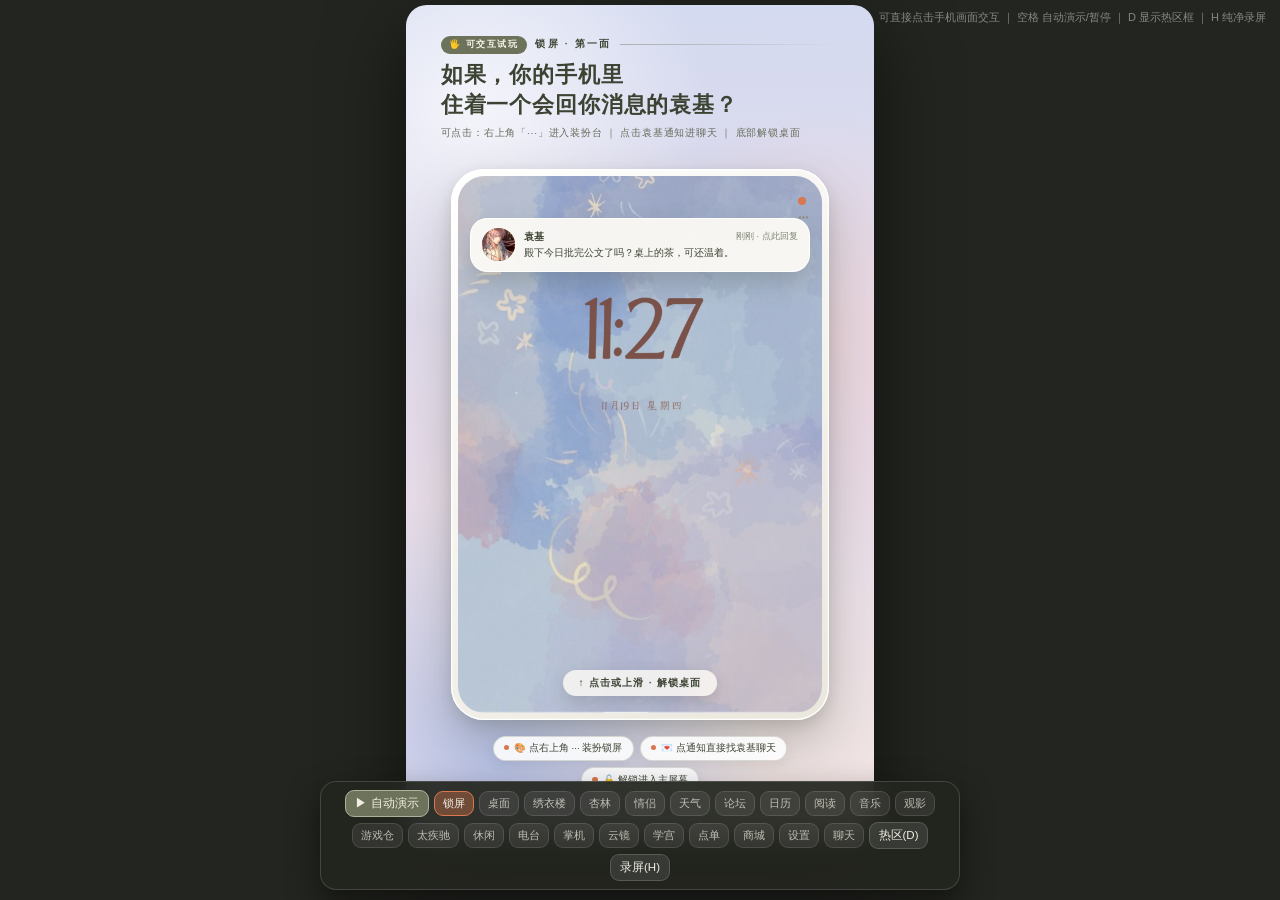
<file: promo样机/dist_build/index.html>
<!doctype html>
<html lang="zh-CN">
<head>
<meta charset="UTF-8" />
<meta name="viewport" content="width=device-width, initial-scale=1.0, maximum-scale=1.0, user-scalable=no, viewport-fit=cover" />
<title>鸢小手机 · 9:16 可交互宣传片样机 v5（21图全联动版）</title>
<style>
:root{
  --olive:#6d735b; --olive-d:#3c4332; --olive-l:#a9b39a; --coral:#d9774e;
  --paper:#fdfbf6; --text:#3c4332; --muted:#7f8472;
  --serif:"Songti SC","Noto Serif SC","SimSun",serif; --sans:"PingFang SC","Noto Sans SC","Microsoft YaHei",-apple-system,sans-serif;
}
*{box-sizing:border-box;margin:0;padding:0}
html,body{height:100%}
body{background:#232520;font-family:var(--sans);overflow:hidden;user-select:none;display:flex;align-items:center;justify-content:center}

#scaler{position:relative;width:540px;height:960px;transform-origin:center center;flex-shrink:0}
#stage{position:absolute;inset:0;overflow:hidden;border-radius:24px;color:var(--text);
  background:
    radial-gradient(70% 38% at 15% 12%,rgba(255,255,255,.72),transparent 70%),
    radial-gradient(60% 40% at 90% 40%,rgba(236,213,220,.92),transparent 70%),
    radial-gradient(80% 45% at 20% 90%,rgba(176,190,235,.85),transparent 70%),
    linear-gradient(180deg,#d4daf0 0%,#e7dcea 55%,#f2e6e2 100%);
  box-shadow:0 30px 90px rgba(0,0,0,.55)}
body.record-mode #stage{border-radius:0;box-shadow:none}

/* ---------- 顶部电影感字幕 ---------- */
.caption{position:absolute;top:36px;left:40px;right:40px;z-index:30;pointer-events:none}
.cap-top{display:flex;align-items:center;gap:10px;margin-bottom:8px}
.cap-mode{font-size:10.5px;letter-spacing:.16em;padding:3px 10px;border-radius:99px;background:var(--olive);color:#f7f5ec;font-weight:700}
.cap-mode.free{background:var(--coral)}
.cap-tag{font-size:11px;letter-spacing:.24em;color:var(--olive-d);font-weight:700}
.cap-line{flex:1;height:1px;background:linear-gradient(90deg,rgba(109,115,91,.45),transparent)}
.cap-title{font-family:var(--serif);font-weight:900;font-size:25px;line-height:1.38;color:var(--olive-d);letter-spacing:.04em}
.cap-sub{margin-top:6px;font-size:11.5px;letter-spacing:.08em;color:#666c5a}
.cap-anim{animation:capIn .55s cubic-bezier(.2,.8,.2,1) both}
@keyframes capIn{from{opacity:0;transform:translateY(8px)}to{opacity:1;transform:none}}

/* ---------- 手机样机画框（比例对齐真实截图 ~1:1.43，拒绝纵向拉伸变形） ---------- */
.frame{position:absolute;left:52px;top:190px;width:436px;height:636px;border-radius:38px;padding:8px;z-index:10;
  background:linear-gradient(145deg,#ffffff,#eae7dc);
  box-shadow:0 28px 60px rgba(60,67,50,.28),0 6px 16px rgba(60,67,50,.14),inset 0 0 0 1.5px rgba(255,255,255,.95)}
.view{position:relative;width:100%;height:100%;border-radius:31px;overflow:hidden;background:#f5f2e9}

/* 屏幕画面层：去掉常驻 transform:scale(1) 图层合成模糊，激活态使用 transform:none 走原生像素渲染 */
.screen-layer{position:absolute;inset:0;opacity:0;pointer-events:none;transition:opacity .25s ease}
.screen-layer.active{opacity:1;pointer-events:auto;transform:none}
.screen-img{
  position:absolute;top:0;left:0;width:100%;height:100%;
  object-fit:cover;object-position:center top;display:block;
  image-rendering:-webkit-optimize-contrast;
  -webkit-backface-visibility:hidden;backface-visibility:hidden
}
/* 裁掉部分截图右侧浏览器滚动条白边 */
.screen-img.trim-right{width:104.8%;height:100%;object-fit:cover;object-position:left top}

/* ---------- 可点击热区 (Hotspots) ---------- */
.hotspot{position:absolute;z-index:15;cursor:pointer;border-radius:14px;transition:background .2s,box-shadow .2s,transform .15s}
.hotspot:active{transform:scale(.95)}
body.show-hints .hotspot::after{
  content:"";position:absolute;inset:2px;border-radius:inherit;
  border:1.5px dashed rgba(217,119,78,.0);transition:all .25s;pointer-events:none
}
body.show-hints .hotspot:hover{background:rgba(217,119,78,.14)}
body.show-hints .hotspot:hover::after{border-color:rgba(217,119,78,.75)}

body.debug-hotspots .hotspot{
  background:rgba(217,119,78,.24)!important;
  border:1.5px solid rgba(217,119,78,.9)!important;
}
.hotspot-label{
  position:absolute;left:50%;top:50%;transform:translate(-50%,-50%);
  white-space:nowrap;font-size:10px;font-weight:700;padding:2px 7px;border-radius:99px;
  background:rgba(35,37,31,.85);color:#fff;pointer-events:none;opacity:0;transition:opacity .2s;
  box-shadow:0 4px 10px rgba(0,0,0,.25)
}
.hotspot:hover .hotspot-label, body.debug-hotspots .hotspot-label{opacity:1}

/* 脉冲引导点 */
.pulse-dot{
  position:absolute;right:6px;top:6px;width:9px;height:9px;border-radius:50%;
  background:var(--coral);box-shadow:0 0 0 0 rgba(217,119,78,.7);
  animation:pulseRing 1.8s infinite;pointer-events:none
}
body.record-mode .pulse-dot{display:none}
@keyframes pulseRing{
  0%{box-shadow:0 0 0 0 rgba(217,119,78,.7)}
  70%{box-shadow:0 0 0 9px rgba(217,119,78,0)}
  100%{box-shadow:0 0 0 0 rgba(217,119,78,0)}
}

/* ---------- 仿真触控光标 & 点击波纹 ---------- */
#cursor{
  position:absolute;width:28px;height:28px;margin-left:-14px;margin-top:-14px;border-radius:50%;
  background: radial-gradient(circle,rgba(255,255,255,.95) 0%,rgba(217,119,78,.85) 65%,rgba(217,119,78,0) 100%);
  box-shadow:0 4px 14px rgba(217,119,78,.55),inset 0 0 0 2px #fff;
  z-index:80;pointer-events:none;opacity:0;
  transition:left .52s cubic-bezier(.22,1,.36,1),top .52s cubic-bezier(.22,1,.36,1),opacity .25s,transform .18s
}
#cursor.show{opacity:1}
#cursor.tap{transform:scale(.78)}
.ripple{
  position:absolute;width:20px;height:20px;margin-left:-10px;margin-top:-10px;border-radius:50%;
  border:2.5px solid var(--coral);background:rgba(217,119,78,.22);
  z-index:75;pointer-events:none;animation:rip .6s ease-out forwards
}
@keyframes rip{to{transform:scale(3.4);opacity:0}}

/* ---------- 锁屏顶部袁基通知横幅 ---------- */
.lock-notifs{position:absolute;left:14px;right:14px;top:48px;z-index:25;display:flex;flex-direction:column;gap:8px}
.notif-card{
  display:flex;gap:10px;align-items:center;padding:11px 13px;border-radius:20px;
  background:rgba(253,251,246,.93);backdrop-filter:blur(10px);
  box-shadow:0 12px 28px rgba(60,67,50,.22);border:1px solid rgba(255,255,255,.9);
  cursor:pointer;transition:transform .25s,opacity .35s;
  animation:slideDown .55s cubic-bezier(.22,1.2,.36,1) both
}
.notif-card:hover{transform:translateY(-2px)}
@keyframes slideDown{from{opacity:0;transform:translateY(-20px) scale(.95)}to{opacity:1;transform:none}}
.av{width:38px;height:38px;border-radius:50%;flex-shrink:0;overflow:hidden;display:flex;align-items:center;justify-content:center;
  background:linear-gradient(135deg,var(--olive-l),var(--olive));color:#fff;font-family:var(--serif);font-weight:900;font-size:17px}
.av img{width:100%;height:100%;object-fit:cover;object-position:50% 20%}
.av.me-av img{object-position:50% 45%}
.unlock-bar{
  position:absolute;left:50%;bottom:20px;transform:translateX(-50%);z-index:25;
  padding:7px 18px;border-radius:99px;font-size:11.5px;font-weight:700;letter-spacing:.12em;
  background:rgba(253,251,246,.82);color:var(--olive-d);backdrop-filter:blur(8px);
  box-shadow:0 6px 18px rgba(60,67,50,.18);cursor:pointer;animation:bob 2s ease-in-out infinite
}
@keyframes bob{0%,100%{transform:translate(-50%,0)}50%{transform:translate(-50%,-5px)}}

/* ---------- 太疾驰「元」结算与代付弹窗 ---------- */
.modal-mask{
  position:absolute;inset:0;background:rgba(35,37,31,.48);backdrop-filter:blur(4px);
  z-index:45;display:none;align-items:flex-end;justify-content:center;padding:14px
}
.modal-mask.open{display:flex;animation:fadeIn .25s ease}
@keyframes fadeIn{from{opacity:0}to{opacity:1}}
.pay-sheet{
  width:100%;background:#fdfbf6;border-radius:26px;padding:18px 16px;color:var(--text);
  box-shadow:0 20px 50px rgba(0,0,0,.35);border:1px solid rgba(109,115,91,.2)
}
.pay-head{display:flex;justify-content:space-between;align-items:center;margin-bottom:10px}
.pay-head b{font-family:var(--serif);font-size:16px;color:var(--olive-d)}
.pay-close{cursor:pointer;padding:2px 8px;border-radius:99px;background:#ece9dc;font-size:12px}
.pay-item{display:flex;justify-content:space-between;align-items:center;padding:9px 11px;border-radius:14px;background:#f4f1e6;font-size:12px;margin-bottom:7px}
.pay-item em{font-style:normal;color:var(--coral);font-weight:700}
.pay-btns{display:flex;gap:8px;margin-top:10px}
.pay-btn{flex:1;padding:10px 0;border-radius:99px;text-align:center;font-size:12px;font-weight:700;cursor:pointer;border:1px solid var(--olive);color:var(--olive-d);background:#fff}
.pay-btn.pri{background:var(--olive);color:#fff}
.pay-status{margin-top:10px;padding:9px 12px;border-radius:14px;background:#e6ece0;color:#394631;font-size:11.5px;line-height:1.55;display:none}
.pay-status.show{display:block;animation:capIn .35s ease}

/* ---------- 传讯：袁基可交互活人感聊天窗 ---------- */
.chat-screen{
  display:flex;flex-direction:column;
  background:linear-gradient(rgba(255,252,247,.18),rgba(255,252,247,.32)),url("assets/chat_bg.jpg") center/cover no-repeat
}
.chat-top{
  padding:14px 14px 11px;background:rgba(253,251,246,.92);border-bottom:1px solid rgba(109,115,91,.15);
  display:flex;align-items:center;gap:10px;z-index:5
}
.chat-back{
  width:30px;height:30px;border-radius:50%;background:#ece9dc;display:flex;align-items:center;justify-content:center;
  cursor:pointer;font-weight:700;color:var(--olive-d)
}
.chat-status-pill{
  margin-left:auto;font-size:10.5px;padding:4px 10px;border-radius:99px;
  background:#e5eadf;color:var(--olive-d);font-weight:600
}
.construct-bar{
  margin:8px 12px 0;padding:7px 12px;border-radius:99px;font-size:11px;color:#4e3d28;
  background:linear-gradient(90deg,rgba(232,218,185,.9),rgba(236,200,196,.85));
  border:1px solid rgba(255,255,255,.85);box-shadow:0 6px 16px rgba(109,115,91,.12);
  display:flex;align-items:center;gap:7px;z-index:4
}
.construct-bar::before{content:"";width:7px;height:7px;border-radius:50%;background:var(--coral);flex-shrink:0}
.chat-msgs{
  flex:1;padding:12px;overflow-y:auto;display:flex;flex-direction:column;gap:10px;position:relative
}
.msg{display:flex;gap:8px;align-items:flex-end;animation:capIn .32s ease both}
.msg.me{flex-direction:row-reverse}
.bub{max-width:76%;padding:9px 13px;border-radius:16px;font-size:12.5px;line-height:1.58;box-shadow:0 3px 10px rgba(60,67,50,.07)}
.bub.ta{background:#ffffff;color:var(--text);border-bottom-left-radius:4px}
.bub.me{background:var(--olive);color:#fff;border-bottom-right-radius:4px}
.sticker-card{
  background:#fff;border:1.5px solid rgba(109,115,91,.22);border-radius:16px;padding:8px 12px;
  text-align:center;width:130px;box-shadow:0 8px 18px rgba(60,67,50,.09)
}
.sticker-card img{width:100%;border-radius:10px;display:block}
.sticker-card .emo{font-size:34px;line-height:1.15}
.sticker-card .cap{font-size:10.5px;font-weight:700;color:var(--coral);margin-top:4px}

.chat-prompts{
  padding:9px 11px 12px;background:rgba(253,251,246,.95);border-top:1px solid rgba(109,115,91,.14);z-index:5
}
.prompt-tip{font-size:10px;color:var(--muted);margin-bottom:6px;display:flex;justify-content:space-between}
.prompt-list{display:flex;flex-wrap:wrap;gap:6px}
.prompt-chip{
  font-size:11px;padding:6px 11px;border-radius:99px;background:#f0ede2;color:var(--olive-d);
  border:1px solid rgba(109,115,91,.28);cursor:pointer;transition:all .2s;font-weight:500
}
.prompt-chip:hover{background:var(--olive);color:#fff}

/* 灵犀花瓣层 */
.petals{position:absolute;inset:0;pointer-events:none;overflow:hidden;opacity:0;transition:opacity .7s;z-index:30}
.petals.on{opacity:1}
.petals i{position:absolute;top:-16px;width:10px;height:13px;border-radius:80% 0 80% 0;background:rgba(228,175,175,.85);animation:fall 3.8s linear infinite}
@keyframes fall{0%{transform:translate(0,-10px) rotate(0)}100%{transform:translate(38px,620px) rotate(260deg);opacity:.1}}

/* 轻提示 Toast */
#toast{
  position:absolute;left:50%;top:50%;transform:translate(-50%,-50%) scale(.92);
  background:rgba(35,37,31,.93);color:#fdfbf6;padding:13px 18px;border-radius:18px;
  font-size:12px;line-height:1.6;text-align:center;z-index:70;pointer-events:none;
  opacity:0;transition:opacity .25s,transform .25s;box-shadow:0 16px 36px rgba(0,0,0,.38);width:84%
}
#toast.show{opacity:1;transform:translate(-50%,-50%) scale(1)}

/* ---------- 底部卖点标签 ---------- */
.tagrow{position:absolute;left:36px;right:36px;top:844px;z-index:30;display:flex;flex-wrap:wrap;gap:7px;justify-content:center}
.tg{font-size:11px;padding:6px 12px;border-radius:99px;background:rgba(255,255,255,.88);color:var(--olive-d);
  border:1px solid rgba(109,115,91,.24);box-shadow:0 6px 14px rgba(60,67,50,.08);cursor:pointer;transition:transform .2s,background .2s}
.tg:hover{transform:translateY(-2px);background:#fff}
.tg::before{content:"";display:inline-block;width:6px;height:6px;border-radius:50%;background:var(--coral);margin-right:6px;vertical-align:1px}

.brand{position:absolute;left:44px;bottom:26px;right:44px;z-index:30;display:flex;justify-content:space-between;align-items:center;font-size:10px;letter-spacing:.3em;color:rgba(60,67,50,.55)}
.brand b{font-family:"Newsreader",serif;font-style:italic;font-weight:500;font-size:14px;letter-spacing:.15em;color:var(--olive)}

/* ---------- 导演控制栏 ---------- */
.dir{position:fixed;bottom:10px;left:50%;transform:translateX(-50%);z-index:100;display:flex;gap:5px;align-items:center;flex-wrap:wrap;justify-content:center;
  padding:8px 12px;border-radius:16px;background:rgba(35,37,31,.93);border:1px solid rgba(255,255,255,.15);backdrop-filter:blur(12px);
  box-shadow:0 14px 34px rgba(0,0,0,.45);max-width:98vw;color:#f1efe4;transition:opacity .3s}
body.record-mode .dir,body.record-mode .keys{opacity:0;pointer-events:none}
.btn{background:rgba(255,255,255,.1);color:#f1efe4;border:1px solid rgba(255,255,255,.16);border-radius:9px;padding:5px 9px;font-size:11.5px;cursor:pointer;font-family:var(--sans)}
.btn:hover{background:rgba(255,255,255,.2)}
.btn.pri{background:var(--olive);border-color:var(--olive-l)}
.btn.pill{font-size:11px;padding:4px 8px;opacity:.75}.btn.pill.on{opacity:1;background:rgba(217,119,78,.38);border-color:var(--coral)}
.keys{position:fixed;top:10px;right:14px;font-size:11px;color:rgba(255,255,255,.45);z-index:100}
</style>
</head>
<body class="show-hints">
<div class="keys">可直接点击手机画面交互 ｜ 空格 自动演示/暂停 ｜ D 显示热区框 ｜ H 纯净录屏</div>

<div id="scaler"><div id="stage">
  <!-- 顶部标题 -->
  <div class="caption" id="caption">
    <div class="cap-top">
      <span class="cap-mode" id="cap-mode">🖐️ 可交互试玩</span>
      <span class="cap-tag" id="cap-tag">锁屏 · 第一面</span>
      <span class="cap-line"></span>
    </div>
    <div class="cap-title" id="cap-title">如果，你的手机里<br>住着一个会回你消息的袁基？</div>
    <div class="cap-sub" id="cap-sub">点击右上角「···」体验锁屏装扮，或点通知/底部解锁进入桌面</div>
  </div>

  <!-- 手机画框 -->
  <div class="frame">
    <div class="view" id="view">
      <!-- 仿真自动演示光标 -->
      <div id="cursor"></div>
      <!-- 灵犀花瓣特效层 -->
      <div class="petals" id="petals">
        <i style="left:12%"></i><i style="left:28%;animation-delay:.9s"></i>
        <i style="left:48%;animation-delay:.3s"></i><i style="left:68%;animation-delay:1.5s"></i>
        <i style="left:84%;animation-delay:.6s"></i>
      </div>
      <!-- 轻提示 -->
      <div id="toast"></div>

      <!-- ========== 1. 锁屏页 (锁屏.png) ========== -->
      <div class="screen-layer active" data-screen="lock">
        <img class="screen-img" src="assets/lock.png" alt="锁屏" />
        <div class="hotspot" style="right:3%;top:3%;width:14%;height:8%" data-action="goto:lock_guide" title="打开锁屏装扮">
          <span class="pulse-dot"></span>
          <span class="hotspot-label">🎨 锁屏装扮</span>
        </div>
        <div class="lock-notifs">
          <div class="notif-card" data-action="goto:chat">
            <div class="av" data-avatar="yuanji">基</div>
            <div style="flex:1;min-width:0">
              <div style="display:flex;justify-content:space-between;font-size:10.5px;color:var(--muted)">
                <b style="color:var(--text);font-size:12px">袁基</b><span>刚刚 · 点此回复</span>
              </div>
              <div style="font-size:12px;color:var(--text);margin-top:2px">殿下今日批完公文了吗？桌上的茶，可还温着。</div>
            </div>
          </div>
        </div>
        <div class="unlock-bar" data-action="goto:home1">↑ 点击或上滑 · 解锁桌面</div>
      </div>

      <!-- ========== 2. 锁屏引导弹窗 (锁屏引导1.png) ========== -->
      <div class="screen-layer" data-screen="lock_guide">
        <img class="screen-img" src="assets/lock_guide.png" alt="锁屏装扮引导" />
        <div class="hotspot" style="left:73%;top:45%;width:19%;height:9%" data-action="goto:lock_diy1">
          <span class="pulse-dot"></span>
          <span class="hotspot-label">下一步</span>
        </div>
        <div class="hotspot" style="left:80%;top:28%;width:12%;height:7%" data-action="goto:lock_diy1">
          <span class="hotspot-label">跳过引导</span>
        </div>
      </div>

      <!-- ========== 3A~3C. 锁屏装扮三页签 (锁屏装扮.png / 2 / 3) ========== -->
      <div class="screen-layer" data-screen="lock_diy1">
        <img class="screen-img" src="assets/lock_diy_a.png" alt="锁屏装扮-背景壁纸" />
        <div class="hotspot" style="left:2%;top:13%;width:22%;height:8%" data-action="goto:lock_diy1"><span class="hotspot-label">🎨 背景壁纸</span></div>
        <div class="hotspot" style="left:25%;top:13%;width:25%;height:8%" data-action="goto:lock_diy2"><span class="pulse-dot"></span><span class="hotspot-label">🎚️ 元素透明度</span></div>
        <div class="hotspot" style="left:51%;top:13%;width:23%;height:8%" data-action="goto:lock_diy3"><span class="hotspot-label">💻 自定义CSS</span></div>
        <div class="hotspot" style="left:79%;top:2%;width:8%;height:8%" data-action="goto:lock_guide"><span class="hotspot-label">❤️ 重看引导</span></div>
        <div class="hotspot" style="left:87%;top:2%;width:9%;height:8%" data-action="goto:lock"><span class="hotspot-label">关闭</span></div>
        <div class="hotspot" style="left:35%;top:88%;width:59%;height:9%" data-action="goto:lock"><span class="hotspot-label">✅ 完成并保存</span></div>
      </div>

      <div class="screen-layer" data-screen="lock_diy2">
        <img class="screen-img" src="assets/lock_diy_b.png" alt="锁屏装扮-元素透明度" />
        <div class="hotspot" style="left:3%;top:13%;width:22%;height:8%" data-action="goto:lock_diy1"><span class="hotspot-label">🎨 背景壁纸</span></div>
        <div class="hotspot" style="left:26%;top:13%;width:26%;height:8%" data-action="goto:lock_diy2"><span class="hotspot-label">🎚️ 元素透明度</span></div>
        <div class="hotspot" style="left:53%;top:13%;width:23%;height:8%" data-action="goto:lock_diy3"><span class="pulse-dot"></span><span class="hotspot-label">💻 自定义CSS</span></div>
        <div class="hotspot" style="left:85%;top:2%;width:9%;height:8%" data-action="goto:lock_guide"><span class="hotspot-label">❤️ 引导</span></div>
        <div class="hotspot" style="left:93%;top:2%;width:7%;height:8%" data-action="goto:lock"><span class="hotspot-label">关闭</span></div>
        <div class="hotspot" style="left:38%;top:89%;width:60%;height:9%" data-action="goto:lock"><span class="hotspot-label">✅ 完成并保存</span></div>
      </div>

      <div class="screen-layer" data-screen="lock_diy3">
        <img class="screen-img" src="assets/lock_diy_c.png" alt="锁屏装扮-自定义CSS" />
        <div class="hotspot" style="left:3%;top:13%;width:22%;height:8%" data-action="goto:lock_diy1"><span class="hotspot-label">🎨 背景壁纸</span></div>
        <div class="hotspot" style="left:26%;top:13%;width:23%;height:8%" data-action="goto:lock_diy2"><span class="hotspot-label">🎚️ 元素透明度</span></div>
        <div class="hotspot" style="left:49%;top:13%;width:23%;height:8%" data-action="goto:lock_diy3"><span class="hotspot-label">💻 自定义CSS</span></div>
        <div class="hotspot" style="left:88%;top:2%;width:8%;height:8%" data-action="goto:lock"><span class="hotspot-label">关闭</span></div>
        <div class="hotspot" style="left:36%;top:88%;width:58%;height:9%" data-action="goto:home1"><span class="pulse-dot"></span><span class="hotspot-label">✅ 保存并进入桌面</span></div>
      </div>

      <!-- ========== 4A. 主屏幕第1页：卡片收起 (主屏幕布局.png) ========== -->
      <div class="screen-layer" data-screen="home1">
        <img class="screen-img" src="assets/home_a.png" alt="主屏幕第1页" />
        <!-- 顶部折叠式天气卡片 -->
        <div class="hotspot" style="left:6%;top:10%;width:88%;height:14%" data-action="goto:home1_expand">
          <span class="pulse-dot"></span>
          <span class="hotspot-label">💌 点击展开名士天气叮嘱</span>
        </div>
        <!-- 第1排图标（全部已接入真实页面！）：绣衣楼 / 杏林济生 / 情侣空间 / 天气 -->
        <div class="hotspot" style="left:9%;top:26%;width:16%;height:13%" data-action="goto:xyl1"><span class="pulse-dot"></span><span class="hotspot-label">🏛️ 打开绣衣楼</span></div>
        <div class="hotspot" style="left:32%;top:26%;width:16%;height:13%" data-action="goto:xl1"><span class="pulse-dot"></span><span class="hotspot-label">🌿 打开杏林济生</span></div>
        <div class="hotspot" style="left:54%;top:26%;width:16%;height:13%" data-action="goto:cp1"><span class="pulse-dot"></span><span class="hotspot-label">💗 打开情侣空间</span></div>
        <div class="hotspot" style="left:77%;top:26%;width:16%;height:13%" data-action="goto:weather"><span class="pulse-dot"></span><span class="hotspot-label">⛅ 打开天气</span></div>
        <!-- 第2排图标（全部已接入真实页面！）：论坛 / 日历 / 传讯 / 阅读 -->
        <div class="hotspot" style="left:9%;top:43%;width:16%;height:13%" data-action="goto:lt1"><span class="pulse-dot"></span><span class="hotspot-label">🗣️ 打开论坛</span></div>
        <div class="hotspot" style="left:32%;top:43%;width:16%;height:13%" data-action="goto:rl1"><span class="pulse-dot"></span><span class="hotspot-label">📅 打开日历</span></div>
        <div class="hotspot" style="left:54%;top:43%;width:16%;height:13%" data-action="goto:chat"><span class="pulse-dot"></span><span class="hotspot-label">💬 传讯（与袁基对话）</span></div>
        <div class="hotspot" style="left:77%;top:43%;width:16%;height:13%" data-action="goto:yd1"><span class="pulse-dot"></span><span class="hotspot-label">📖 打开阅读</span></div>
        <!-- 第3排图标（全部已接入真实页面！）：太疾驰 / 音乐 / 傩·观影 / 傩·游戏 -->
        <div class="hotspot" style="left:9%;top:60%;width:16%;height:13%" data-action="goto:tjc1"><span class="pulse-dot"></span><span class="hotspot-label">⚡ 打开太疾驰</span></div>
        <div class="hotspot" style="left:32%;top:60%;width:16%;height:13%" data-action="goto:yy"><span class="pulse-dot"></span><span class="hotspot-label">🎵 打开共听音乐</span></div>
        <div class="hotspot" style="left:54%;top:60%;width:16%;height:13%" data-action="goto:ngy"><span class="pulse-dot"></span><span class="hotspot-label">🎬 打开傩·观影</span></div>
        <div class="hotspot" style="left:77%;top:60%;width:16%;height:13%" data-action="goto:nyx"><span class="pulse-dot"></span><span class="hotspot-label">🕹️ 打开傩·游戏</span></div>
        <!-- 分页圆点：切换到第2页 -->
        <div class="hotspot" style="left:38%;top:74%;width:24%;height:5%" data-action="goto:home2"><span class="pulse-dot"></span><span class="hotspot-label">👉 翻到桌面第 2 页</span></div>
        <!-- 底部 Dock（全部已接入真实页面！）：传讯 / 设置 / 游戏 / 商城 -->
        <div class="hotspot" style="left:11%;top:85%;width:16%;height:12%" data-action="goto:chat"><span class="hotspot-label">💬 传讯</span></div>
        <div class="hotspot" style="left:33%;top:85%;width:16%;height:12%" data-action="goto:sz1"><span class="pulse-dot"></span><span class="hotspot-label">⚙️ 打开设置</span></div>
        <div class="hotspot" style="left:54%;top:85%;width:16%;height:12%" data-action="goto:yx1"><span class="pulse-dot"></span><span class="hotspot-label">🎮 休闲一刻·游戏厅</span></div>
        <div class="hotspot" style="left:75%;top:85%;width:16%;height:12%" data-action="goto:sc1"><span class="pulse-dot"></span><span class="hotspot-label">🛍️ 打开应用商城</span></div>
      </div>

      <!-- ========== 4B. 主屏幕第1页：天气卡片展开 (主屏幕布局2.png) ========== -->
      <div class="screen-layer" data-screen="home1_expand">
        <img class="screen-img" src="assets/home_b.png" alt="折叠式卡片展开" />
        <div class="hotspot" style="left:5%;top:8%;width:90%;height:62%" data-action="goto:home1">
          <span class="pulse-dot"></span>
          <span class="hotspot-label">👆 点击收起折叠卡片</span>
        </div>
        <!-- 下方露出的第一排图标同样可点进真实页面 -->
        <div class="hotspot" style="left:9%;top:72%;width:16%;height:13%" data-action="goto:xyl1"><span class="hotspot-label">🏛️ 绣衣楼</span></div>
        <div class="hotspot" style="left:32%;top:72%;width:16%;height:13%" data-action="goto:xl1"><span class="hotspot-label">🌿 杏林济生</span></div>
        <div class="hotspot" style="left:54%;top:72%;width:16%;height:13%" data-action="goto:cp1"><span class="hotspot-label">💗 情侣空间</span></div>
        <div class="hotspot" style="left:77%;top:72%;width:16%;height:13%" data-action="goto:weather"><span class="hotspot-label">⛅ 天气</span></div>
      </div>

      <!-- ========== 4C. 主屏幕第2页：商城与自制 (主屏幕布局3.png) ========== -->
      <div class="screen-layer" data-screen="home2">
        <img class="screen-img" src="assets/home_c.png" alt="主屏幕第2页" />
        <div class="hotspot" style="left:9%;top:25%;width:16%;height:13%" data-action="goto:sc1"><span class="pulse-dot"></span><span class="hotspot-label">🛍️ 打开应用商城</span></div>
        <div class="hotspot" style="left:32%;top:25%;width:16%;height:13%" data-action="goto:ndt"><span class="pulse-dot"></span><span class="hotspot-label">📻 打开傩·电台</span></div>
        <div class="hotspot" style="left:54%;top:25%;width:16%;height:13%" data-action="app:傩·修业:竹简课案 + B站真实课程看板，名士陪读打卡"><span class="hotspot-label">傩·修业</span></div>
        <div class="hotspot" style="left:77%;top:25%;width:16%;height:13%" data-action="goto:nzj"><span class="pulse-dot"></span><span class="hotspot-label">🎮 打开傩·掌机</span></div>
        <div class="hotspot" style="left:9%;top:42%;width:16%;height:13%" data-action="goto:xg1"><span class="pulse-dot"></span><span class="hotspot-label">🏫 打开今日学宫</span></div>
        <div class="hotspot" style="left:32%;top:42%;width:16%;height:13%" data-action="goto:nyj"><span class="pulse-dot"></span><span class="hotspot-label">🔎 打开傩·云镜</span></div>
        <div class="hotspot" style="left:54%;top:42%;width:16%;height:13%" data-action="goto:dd1"><span class="pulse-dot"></span><span class="hotspot-label">☕ 打开OC点单</span></div>
        <div class="hotspot" style="left:38%;top:73%;width:24%;height:6%" data-action="goto:home1"><span class="pulse-dot"></span><span class="hotspot-label">👈 返回桌面第 1 页</span></div>
        <div class="hotspot" style="left:11%;top:85%;width:16%;height:12%" data-action="goto:chat"><span class="hotspot-label">💬 传讯</span></div>
        <div class="hotspot" style="left:33%;top:85%;width:16%;height:12%" data-action="goto:sz1"><span class="hotspot-label">⚙️ 设置</span></div>
        <div class="hotspot" style="left:54%;top:85%;width:16%;height:12%" data-action="goto:yx1"><span class="hotspot-label">🎮 游戏厅</span></div>
        <div class="hotspot" style="left:75%;top:85%;width:16%;height:12%" data-action="goto:sc1"><span class="hotspot-label">🛍️ 商城</span></div>
      </div>

      <!-- ========== 5A~5D. 绣衣楼 4 大标签页 (绣衣楼1~4.png) ========== -->
      <div class="screen-layer" data-screen="xyl1">
        <img class="screen-img trim-right" src="assets/spy_a.png" alt="绣衣楼-工作台" />
        <div class="hotspot" style="left:4%;top:2%;width:13%;height:7%" data-action="goto:home1"><span class="hotspot-label">← 返回桌面</span></div>
        <div class="hotspot" style="left:61%;top:2%;width:11%;height:6%" data-action="app:傅融的办公重地引导:「这九格便是绣衣楼每日运转的命脉——牛会哞，马会叫，牛马会说已收到。」"><span class="hotspot-label">❤️ 傅融引导</span></div>
        <!-- 顶部黑金今日要闻卡片 -->
        <div class="hotspot" style="left:5%;top:14%;width:89%;height:27%" data-action="app:绣衣要闻 · 优化伙食支出:傅融呈报：「生吃萝卜降本增效」被四部首座驳回，点开可看密探对线评论或换自定义画作封面！">
          <span class="pulse-dot"></span>
          <span class="hotspot-label">📰 查看傅融密报与自定义封面</span>
        </div>
        <!-- 九格楼务图标 -->
        <div class="hotspot" style="left:7%;top:46%;width:17%;height:15%" data-action="app:公告 · 四大板块:绣衣要闻、楼内新规、内外交流、广陵爆报，支持AI现编江湖风声或亲自拟旨"><span class="hotspot-label">📣 公告</span></div>
        <div class="hotspot" style="left:29%;top:46%;width:17%;height:15%" data-action="app:团体协作:鸢、蛾、蜂、雀四部协同推进大案，实时盯紧各组进度与疲惫值"><span class="hotspot-label">🔗 团体协作</span></div>
        <div class="hotspot" style="left:50%;top:46%;width:17%;height:15%" data-action="app:绣衣问卷:满意度调查与团建投票，看底下密探写了什么胡话，印纸墨水走公账"><span class="hotspot-label">📋 绣衣问卷</span></div>
        <div class="hotspot" style="left:72%;top:46%;width:17%;height:15%" data-action="app:假勤 · 卯时点卯:查出勤与摸鱼记录，按楼规记过扣俸或直接拉去「密谈」问责"><span class="hotspot-label">⏰ 假勤</span></div>
        <div class="hotspot" style="left:7%;top:65%;width:17%;height:15%" data-action="app:审批 · 八类呈报:报销、采购、请假、领物真金白银过目，支持唤出灵犀 AI 代拟折子"><span class="hotspot-label">✅ 审批</span></div>
        <div class="hotspot" style="left:29%;top:65%;width:17%;height:15%" data-action="app:部门人事 · 绩效考核:限时揪出摸鱼密探算分，同僚在线围观说风凉话"><span class="hotspot-label">👥 部门人事</span></div>
        <div class="hotspot" style="left:50%;top:65%;width:17%;height:15%" data-action="app:工资单 · 薪精理钱:核验入账与发俸，傅融提醒殿下别忘了批他的涨薪折子"><span class="hotspot-label">💰 工资单</span></div>
        <div class="hotspot" style="left:72%;top:65%;width:17%;height:15%" data-action="app:楼主预约:丑时至午时求见排期表，申时午休闲人免进"><span class="hotspot-label">🏛️ 楼主预约</span></div>
        <!-- 底部 4 页签：工作台 / 消息 / 通讯录 / 我的 -->
        <div class="hotspot" style="left:2%;top:87%;width:22%;height:11%" data-action="goto:xyl1"><span class="hotspot-label">工作台</span></div>
        <div class="hotspot" style="left:25%;top:87%;width:23%;height:11%" data-action="goto:xyl2"><span class="pulse-dot"></span><span class="hotspot-label">💬 切到「消息」</span></div>
        <div class="hotspot" style="left:49%;top:87%;width:23%;height:11%" data-action="goto:xyl3"><span class="hotspot-label">📒 切到「通讯录」</span></div>
        <div class="hotspot" style="left:73%;top:87%;width:23%;height:11%" data-action="goto:xyl4"><span class="hotspot-label">👤 切到「我的」</span></div>
      </div>

      <div class="screen-layer" data-screen="xyl2">
        <img class="screen-img trim-right" src="assets/spy_b.png" alt="绣衣楼-消息" />
        <div class="hotspot" style="left:4%;top:2%;width:13%;height:7%" data-action="goto:home1"><span class="hotspot-label">← 返回桌面</span></div>
        <div class="hotspot" style="left:5%;top:11%;width:89%;height:14%" data-action="app:楼内加密密谈 · 张修:一对一绝密军情传讯，自动联动你在世界书里写下的世道规矩">
          <span class="pulse-dot"></span>
          <span class="hotspot-label">✉️ 点开张修加密密谈</span>
        </div>
        <div class="hotspot" style="left:2%;top:87%;width:22%;height:11%" data-action="goto:xyl1"><span class="hotspot-label">工作台</span></div>
        <div class="hotspot" style="left:25%;top:87%;width:23%;height:11%" data-action="goto:xyl2"><span class="hotspot-label">消息</span></div>
        <div class="hotspot" style="left:49%;top:87%;width:23%;height:11%" data-action="goto:xyl3"><span class="pulse-dot"></span><span class="hotspot-label">📒 切到「通讯录」</span></div>
        <div class="hotspot" style="left:73%;top:87%;width:23%;height:11%" data-action="goto:xyl4"><span class="hotspot-label">👤 切到「我的」</span></div>
      </div>

      <div class="screen-layer" data-screen="xyl3">
        <img class="screen-img trim-right" src="assets/spy_c.png" alt="绣衣楼-通讯录" />
        <div class="hotspot" style="left:4%;top:2%;width:13%;height:7%" data-action="goto:home1"><span class="hotspot-label">← 返回桌面</span></div>
        <div class="hotspot" style="left:4%;top:13%;width:89%;height:18%" data-action="app:楼内联系人:查看绣衣楼各部门密探名录，支持为每位密探改小传、换画像"><span class="pulse-dot"></span><span class="hotspot-label">👥 楼内联系人名录</span></div>
        <div class="hotspot" style="left:4%;top:33%;width:89%;height:18%" data-action="app:星标联系人:重点关注的星标心腹，急事一键传召"><span class="hotspot-label">⭐ 星标联系人</span></div>
        <div class="hotspot" style="left:4%;top:53%;width:89%;height:18%" data-action="app:我的群组:鸢、蛾、蜂、雀四部行动群组与日常水群"><span class="hotspot-label">💬 我的群组</span></div>
        <div class="hotspot" style="left:4%;top:73%;width:89%;height:13%" data-action="app:服务台:绣衣楼后勤、账房与情报服务专线"><span class="hotspot-label">🎧 服务台</span></div>
        <div class="hotspot" style="left:2%;top:87%;width:22%;height:11%" data-action="goto:xyl1"><span class="hotspot-label">工作台</span></div>
        <div class="hotspot" style="left:25%;top:87%;width:23%;height:11%" data-action="goto:xyl2"><span class="hotspot-label">消息</span></div>
        <div class="hotspot" style="left:49%;top:87%;width:23%;height:11%" data-action="goto:xyl3"><span class="hotspot-label">通讯录</span></div>
        <div class="hotspot" style="left:73%;top:87%;width:23%;height:11%" data-action="goto:xyl4"><span class="pulse-dot"></span><span class="hotspot-label">👤 切到「我的」</span></div>
      </div>

      <div class="screen-layer" data-screen="xyl4">
        <img class="screen-img trim-right" src="assets/spy_d.png" alt="绣衣楼-我的" />
        <div class="hotspot" style="left:4%;top:2%;width:13%;height:7%" data-action="goto:home1"><span class="pulse-dot"></span><span class="hotspot-label">← 返回主屏幕</span></div>
        <div class="hotspot" style="left:11%;top:45%;width:79%;height:10%" data-action="app:官职名号全楼同步:修改「绣衣楼·楼主」头衔并保存后，全楼顶栏与公文称谓实时同步"><span class="hotspot-label">✍️ 修改官职名号</span></div>
        <div class="hotspot" style="left:11%;top:58%;width:79%;height:10%" data-action="app:切换配置库身份:一键切换你设好的其他人设马甲卡，在楼内换身份行事"><span class="hotspot-label">🔄 切换配置库身份</span></div>
        <div class="hotspot" style="left:6%;top:78%;width:88%;height:9%" data-action="app:我的钱包 · 私库密码:按四位密码查私库余额——傅融：「你的钱我一分没乱动，不如先批了我的涨薪折子？」"><span class="pulse-dot"></span><span class="hotspot-label">👛 查看私库钱包</span></div>
        <div class="hotspot" style="left:2%;top:87%;width:22%;height:11%" data-action="goto:xyl1"><span class="hotspot-label">工作台</span></div>
        <div class="hotspot" style="left:25%;top:87%;width:23%;height:11%" data-action="goto:xyl2"><span class="hotspot-label">消息</span></div>
        <div class="hotspot" style="left:49%;top:87%;width:23%;height:11%" data-action="goto:xyl3"><span class="hotspot-label">通讯录</span></div>
        <div class="hotspot" style="left:73%;top:87%;width:23%;height:11%" data-action="goto:xyl4"><span class="hotspot-label">我的</span></div>
      </div>

      <!-- ========== 6A~6B. 杏林济生 (杏林济生.png & 杏林济生2.png) ========== -->
      <div class="screen-layer" data-screen="xl1">
        <img class="screen-img trim-right" src="assets/clinic_a.png" alt="杏林济生-问诊选择" />
        <div class="hotspot" style="left:4%;top:0%;width:18%;height:8%" data-action="goto:home1"><span class="hotspot-label">← 返回桌面</span></div>
        <!-- 八大病症胶囊（点击任意病症直接挂号进入排表） -->
        <div class="hotspot" style="left:5%;top:51%;width:90%;height:28%" data-action="goto:xl2">
          <span class="pulse-dot"></span>
          <span class="hotspot-label">💊 点击病症并挂号问诊</span>
        </div>
        <!-- 底部绿色「选好了 >」按钮 -->
        <div class="hotspot" style="left:6%;top:80%;width:88%;height:11%" data-action="goto:xl2">
          <span class="pulse-dot"></span>
          <span class="hotspot-label">✅ 选好了 · 立即挂号</span>
        </div>
      </div>

      <div class="screen-layer" data-screen="xl2">
        <img class="screen-img" src="assets/clinic_b.png" alt="杏林济生-挂号排表" />
        <div class="hotspot" style="left:4%;top:0%;width:18%;height:9%" data-action="goto:home1"><span class="pulse-dot"></span><span class="hotspot-label">← 返回主屏幕</span></div>
        <!-- 华佗坐诊与候诊排表 -->
        <div class="hotspot" style="left:16%;top:13%;width:68%;height:64%" data-action="app:华佗坐诊 · 实时候诊排表:前面还有蒯良（虚损）、士燮（风寒）、程普（气促）、张修（虚损）排队中；问诊后可直通「煎药台」抓药煎煮！">
          <span class="pulse-dot"></span>
          <span class="hotspot-label">🩺 查看华佗问诊与煎药台联动</span>
        </div>
        <!-- 底部返回重新选择 -->
        <div class="hotspot" style="left:17%;top:83%;width:66%;height:12%" data-action="goto:xl1"><span class="hotspot-label">↩ 返回重新选择病症</span></div>
      </div>

      <!-- ========== 7A~7B. 情侣空间 (情侣空间1.png & 情侣空间2.png) ========== -->
      <div class="screen-layer" data-screen="cp1">
        <img class="screen-img trim-right" src="assets/couple_a.png" alt="情侣空间-第1页" />
        <div class="hotspot" style="left:3%;top:1%;width:18%;height:8%" data-action="goto:home1"><span class="hotspot-label">← 返回桌面</span></div>
        <!-- 顶部双人头像 / 相伴天数 / 热恋中胶囊 -->
        <div class="hotspot" style="left:5%;top:10%;width:88%;height:36%" data-action="app:袁基 × 广陵王 · 纪念日主卡:支持切换伴侣名士、修改相伴天数、切换交往状态（热恋中/同居中/执手偕老/相思暗涌）并自动联动日历重要日子！">
          <span class="hotspot-label">💑 伴侣切换 & 交往状态胶囊</span>
        </div>
        <!-- 第1页 8 宫格玩法 -->
        <div class="hotspot" style="left:6%;top:51%;width:20%;height:21%" data-action="app:与你相伴 · 专注陪伴:设定任务与时长，可选「安静陪伴」或每隔5分钟袁基主动搭话的「言语陪伴」"><span class="hotspot-label">💗 与你相伴</span></div>
        <div class="hotspot" style="left:27%;top:51%;width:20%;height:21%" data-action="app:任务拆解:把犯愁的大差事交给袁基，AI一步步拆成轻松小目标陪你做完"><span class="hotspot-label">☑️ 任务拆解</span></div>
        <div class="hotspot" style="left:48%;top:51%;width:20%;height:21%" data-action="app:共同记账:记录你们的银钱往来、收支统计与甜食红蓼酒花销"><span class="hotspot-label">🪙 共同记账</span></div>
        <div class="hotspot" style="left:69%;top:51%;width:20%;height:21%" data-action="app:愿望清单:写下夜市闲逛、冬日赏雪、放纸鸢等双人心愿，实现一条点亮一条"><span class="hotspot-label">⭐ 愿望清单</span></div>
        <div class="hotspot" style="left:6%;top:73%;width:20%;height:21%" data-action="app:我问你猜:双人趣味问答与默契大考验，带历史积分榜"><span class="hotspot-label">❓ 我问你猜</span></div>
        <div class="hotspot" style="left:27%;top:73%;width:20%;height:21%" data-action="app:我画你猜:手绘涂鸦画板 + 袁基实时猜词，战绩收录入「丹青谱」"><span class="hotspot-label">🖌️ 我画你猜</span></div>
        <div class="hotspot" style="left:48%;top:73%;width:20%;height:21%" data-action="app:飞花传令:限定令字诗词接龙对弈，输了的人罚酒一杯"><span class="hotspot-label">🪷 飞花传令</span></div>
        <div class="hotspot" style="left:69%;top:73%;width:20%;height:21%" data-action="app:旧日食谱:对接百味库，按袁基口味下厨并附上悄悄话，触发专属食评"><span class="hotspot-label">🍲 旧日食谱</span></div>
        <!-- 底部指示器 / 右侧悬浮球切换到第2页 -->
        <div class="hotspot" style="left:35%;top:94%;width:30%;height:6%" data-action="goto:cp2"><span class="pulse-dot"></span><span class="hotspot-label">👉 翻到第 2 页三大重头玩法</span></div>
        <div class="hotspot" style="right:0%;top:74%;width:12%;height:14%" data-action="goto:cp2"><span class="pulse-dot"></span><span class="hotspot-label">👉 下一页</span></div>
      </div>

      <div class="screen-layer" data-screen="cp2">
        <img class="screen-img trim-right" src="assets/couple_b.png" alt="情侣空间-第2页" />
        <div class="hotspot" style="left:3%;top:1%;width:18%;height:8%" data-action="goto:home1"><span class="pulse-dot"></span><span class="hotspot-label">← 返回主屏幕</span></div>
        <!-- 第2页三大独立组件 -->
        <div class="hotspot" style="left:7%;top:52%;width:19%;height:42%" data-action="app:👣 府邸捉迷藏（贝叶斯听声辨位）:设定赌注与藏身房间，实时移动、搜寻、屏息博弈，结算战绩可一键写入情侣手账！">
          <span class="pulse-dot"></span>
          <span class="hotspot-label">👣 府邸捉迷藏</span>
        </div>
        <div class="hotspot" style="left:27%;top:52%;width:19%;height:42%" data-action="app:📖 手账达人（Turn.js 14页物理翻页）:真实书页边角翻动，支持画笔、贴纸、换封面，还能请袁基提笔题跋写情话！">
          <span class="pulse-dot"></span>
          <span class="hotspot-label">📖 手账达人</span>
        </div>
        <div class="hotspot" style="left:48%;top:52%;width:19%;height:42%" data-action="app:🎲 风月传说（双人棋盘对弈）:自定义口味尺度与秘密身份牌，掷骰推进触发亲密双人任务！">
          <span class="pulse-dot"></span>
          <span class="hotspot-label">🎲 风月传说</span>
        </div>
        <!-- 底部指示器切回第1页 -->
        <div class="hotspot" style="left:35%;top:94%;width:30%;height:6%" data-action="goto:cp1"><span class="hotspot-label">👈 返回第 1 页八宫格</span></div>
      </div>

      <!-- ========== 8. 天气 (天气.png) ========== -->
      <div class="screen-layer" data-screen="weather">
        <img class="screen-img" src="assets/weather.png" alt="天气" />
        <div class="hotspot" style="left:1%;top:0%;width:19%;height:7%" data-action="goto:home1"><span class="pulse-dot"></span><span class="hotspot-label">← 返回主屏幕</span></div>
        <div class="hotspot" style="left:16%;top:17%;width:22%;height:17%" data-action="app:广陵 · 本地物候:当前 10°C 清冷，桌面折叠卡片会自动生成名士添衣叮嘱"><span class="hotspot-label">📍 广陵天气</span></div>
        <div class="hotspot" style="left:56%;top:17%;width:30%;height:17%" data-action="app:袁基 · 洛阳市实时连线:同步查看袁基所在地的气温、日出日落（17:25）与异地牵挂提示！">
          <span class="pulse-dot"></span>
          <span class="hotspot-label">🍵 袁基 · 洛阳市天气</span>
        </div>
        <div class="hotspot" style="left:6%;top:40%;width:87%;height:42%" data-action="app:双城日落与温差看板:10°C 实时温度 + 17:25 日落时刻，底部还能对照「TA的」与「我的」物候"><span class="hotspot-label">🌅 查看日落与双城温差</span></div>
      </div>

      <!-- ========== 9A~9D. 太疾驰 4 大标签页交互 (太疾驰1~4.png) ========== -->
      <div class="screen-layer" data-screen="tjc1">
        <img class="screen-img trim-right" src="assets/order_a.png" alt="太疾驰-餐饮" />
        <div class="hotspot" style="left:4%;top:0%;width:17%;height:7%" data-action="goto:home1"><span class="hotspot-label">← 返回桌面</span></div>
        <div class="hotspot" style="left:66%;top:8%;width:24%;height:6%" data-action="app:太疾驰福券卡包:拆财神红包必得五铢钱、满100减30食券与神砍一刀券"><span class="hotspot-label">🎫 福券卡包</span></div>
        <div class="hotspot" style="left:2%;top:86%;width:17%;height:12%" data-action="goto:tjc1"><span class="hotspot-label">🍜 餐饮</span></div>
        <div class="hotspot" style="left:19%;top:86%;width:18%;height:12%" data-action="goto:tjc2"><span class="pulse-dot"></span><span class="hotspot-label">🛍️ 购物</span></div>
        <div class="hotspot" style="left:38%;top:80%;width:21%;height:15%;border-radius:50%" data-action="modal:pay"><span class="pulse-dot"></span><span class="hotspot-label">元 · 结算/找袁基代付</span></div>
        <div class="hotspot" style="left:60%;top:86%;width:18%;height:12%" data-action="goto:tjc3"><span class="hotspot-label">🏺 二手</span></div>
        <div class="hotspot" style="left:79%;top:86%;width:18%;height:12%" data-action="goto:tjc4"><span class="hotspot-label">🎟️ 抢票</span></div>
      </div>

      <div class="screen-layer" data-screen="tjc2">
        <img class="screen-img trim-right" src="assets/order_b.png" alt="太疾驰-购物" />
        <div class="hotspot" style="left:4%;top:0%;width:17%;height:7%" data-action="goto:home1"><span class="hotspot-label">← 返回桌面</span></div>
        <div class="hotspot" style="left:2%;top:86%;width:17%;height:12%" data-action="goto:tjc1"><span class="hotspot-label">🍜 餐饮</span></div>
        <div class="hotspot" style="left:19%;top:86%;width:18%;height:12%" data-action="goto:tjc2"><span class="hotspot-label">🛍️ 购物</span></div>
        <div class="hotspot" style="left:38%;top:80%;width:21%;height:15%;border-radius:50%" data-action="modal:pay"><span class="hotspot-label">元 · 结算/代付</span></div>
        <div class="hotspot" style="left:60%;top:86%;width:18%;height:12%" data-action="goto:tjc3"><span class="pulse-dot"></span><span class="hotspot-label">🏺 二手集市</span></div>
        <div class="hotspot" style="left:79%;top:86%;width:18%;height:12%" data-action="goto:tjc4"><span class="hotspot-label">🎟️ 抢票</span></div>
      </div>

      <div class="screen-layer" data-screen="tjc3">
        <img class="screen-img trim-right" src="assets/order_c.png" alt="太疾驰-二手" />
        <div class="hotspot" style="left:4%;top:0%;width:17%;height:7%" data-action="goto:home1"><span class="hotspot-label">← 返回桌面</span></div>
        <div class="hotspot" style="left:8%;top:4%;width:84%;height:12%" data-action="app:财神红包 · 三选一锦囊:必掉五铢钱 + 满减券/神砍一刀券，还能看名士手气榜！"><span class="pulse-dot"></span><span class="hotspot-label">🧧 拆三选一锦囊</span></div>
        <div class="hotspot" style="left:2%;top:86%;width:17%;height:12%" data-action="goto:tjc1"><span class="hotspot-label">🍜 餐饮</span></div>
        <div class="hotspot" style="left:19%;top:86%;width:18%;height:12%" data-action="goto:tjc2"><span class="hotspot-label">🛍️ 购物</span></div>
        <div class="hotspot" style="left:38%;top:80%;width:21%;height:15%;border-radius:50%" data-action="modal:pay"><span class="hotspot-label">元 · 结算/代付</span></div>
        <div class="hotspot" style="left:60%;top:86%;width:18%;height:12%" data-action="goto:tjc3"><span class="hotspot-label">🏺 二手</span></div>
        <div class="hotspot" style="left:79%;top:86%;width:18%;height:12%" data-action="goto:tjc4"><span class="pulse-dot"></span><span class="hotspot-label">🎟️ 戏楼抢票</span></div>
      </div>

      <div class="screen-layer" data-screen="tjc4">
        <img class="screen-img trim-right" src="assets/order_d.png" alt="太疾驰-抢票" />
        <div class="hotspot" style="left:4%;top:0%;width:17%;height:7%" data-action="goto:home1"><span class="hotspot-label">← 返回桌面</span></div>
        <div class="hotspot" style="left:2%;top:86%;width:17%;height:12%" data-action="goto:tjc1"><span class="hotspot-label">🍜 餐饮</span></div>
        <div class="hotspot" style="left:19%;top:86%;width:18%;height:12%" data-action="goto:tjc2"><span class="hotspot-label">🛍️ 购物</span></div>
        <div class="hotspot" style="left:38%;top:80%;width:21%;height:15%;border-radius:50%" data-action="modal:pay"><span class="pulse-dot"></span><span class="hotspot-label">元 · 结算/找袁基代付</span></div>
        <div class="hotspot" style="left:60%;top:86%;width:18%;height:12%" data-action="goto:tjc3"><span class="hotspot-label">🏺 二手</span></div>
        <div class="hotspot" style="left:79%;top:86%;width:18%;height:12%" data-action="goto:tjc4"><span class="hotspot-label">🎟️ 抢票</span></div>
      </div>

      <!-- 太疾驰「元」结算/代付弹窗 -->
      <div class="modal-mask" id="pay-modal">
        <div class="pay-sheet">
          <div class="pay-head">
            <b>🧾 太疾驰 · 结算单汇总</b>
            <span class="pay-close" id="pay-close">关闭 ✕</span>
          </div>
          <div class="pay-item"><span>☕ 瑞杏 XING（荔枝咖啡 + 烤黑糖波波）</span><em>49 钱</em></div>
          <div class="pay-item"><span>🍯 青州特产杏子蜜饯 + 会稽山茯苓块</span><em>120 钱</em></div>
          <div class="pay-item"><span>🎭 岁星日 · 乐舞雅座戏票（已锁座入日历）</span><em>80 钱</em></div>
          <div style="display:flex;justify-content:space-between;font-size:11.5px;color:var(--muted);padding:4px 4px">
            <span>已用「满100减30福券」</span><b style="color:var(--olive-d);font-size:14px">合计：219 钱</b>
          </div>
          <div class="pay-btns">
            <div class="pay-btn" id="btn-self-pay">自己五铢钱支付</div>
            <div class="pay-btn pri" id="btn-ta-pay">🕊️ 飞鸽传书 · 找袁基代付</div>
          </div>
          <div class="pay-status" id="pay-status"></div>
        </div>
      </div>

      <!-- ========== 11A~11D. 论坛 (论坛1~4.png) ========== -->
      <div class="screen-layer" data-screen="lt1">
        <img class="screen-img" src="assets/forum_a.png" alt="论坛-主页一览" />
        <div class="hotspot" style="left:0%;top:2%;width:30%;height:10%" data-action="goto:home1"><span class="hotspot-label">← 返回桌面</span></div>
        <div class="hotspot" style="left:4%;top:16%;width:92%;height:28%" data-action="goto:lt4"><span class="pulse-dot"></span><span class="hotspot-label">✨ 加入兴趣圈 · 去袁基超话</span></div>
        <div class="hotspot" style="left:2%;top:58%;width:95%;height:26%" data-action="goto:lt2"><span class="hotspot-label">🔥 查看话题名人榜</span></div>
        <!-- 底部 4 页签：主页 / 名人榜 / 关系网 / 超话圈 -->
        <div class="hotspot" style="left:2%;top:86%;width:22%;height:12%" data-action="goto:lt1"><span class="hotspot-label">🏠 主页</span></div>
        <div class="hotspot" style="left:25%;top:86%;width:24%;height:12%" data-action="goto:lt2"><span class="pulse-dot"></span><span class="hotspot-label">🔥 话题名人榜</span></div>
        <div class="hotspot" style="left:50%;top:86%;width:24%;height:12%" data-action="goto:lt3"><span class="hotspot-label">🕸️ 关系网</span></div>
        <div class="hotspot" style="left:75%;top:86%;width:23%;height:12%" data-action="goto:lt4"><span class="hotspot-label"># 超话圈</span></div>
      </div>

      <div class="screen-layer" data-screen="lt2">
        <img class="screen-img trim-right" src="assets/forum_b.png" alt="论坛-话题名人榜" />
        <div class="hotspot" style="left:2%;top:3%;width:38%;height:9%" data-action="goto:home1"><span class="hotspot-label">← 返回桌面</span></div>
        <div class="hotspot" style="left:4%;top:16%;width:89%;height:16%" data-action="app:热搜 #1 · 张绣（98.6万 爆）:#暴戾张绣与我街头同框疑关系破冰# —— 由你的「关系网」实时触发生成！"><span class="hotspot-label">🔥 张绣热搜详情</span></div>
        <div class="hotspot" style="left:4%;top:33%;width:89%;height:16%" data-action="app:热搜 #2 · 甘宁（87.4万 爆）:#甘宁广陵夜巡吹裂脸急求面脂方# —— 评论区全在推荐太疾驰好物"><span class="hotspot-label">🔥 甘宁热搜详情</span></div>
        <div class="hotspot" style="left:4%;top:50%;width:89%;height:32%" data-action="app:关系网动态热搜榜:张郃（64.2万 沸）、孙策（61.8万 热）、张辽（52.9万 热）都会随互动实时上榜！"><span class="hotspot-label">🔥 查看更多名士热搜</span></div>
        <div class="hotspot" style="left:2%;top:86%;width:22%;height:12%" data-action="goto:lt1"><span class="hotspot-label">🏠 主页</span></div>
        <div class="hotspot" style="left:25%;top:86%;width:24%;height:12%" data-action="goto:lt2"><span class="hotspot-label">🔥 名人榜</span></div>
        <div class="hotspot" style="left:50%;top:86%;width:24%;height:12%" data-action="goto:lt3"><span class="pulse-dot"></span><span class="hotspot-label">🕸️ 查看关系网</span></div>
        <div class="hotspot" style="left:75%;top:86%;width:23%;height:12%" data-action="goto:lt4"><span class="hotspot-label"># 超话圈</span></div>
      </div>

      <div class="screen-layer" data-screen="lt3">
        <img class="screen-img" src="assets/forum_c.png" alt="论坛-关系网" />
        <div class="hotspot" style="left:5%;top:1%;width:90%;height:15%" data-action="app:精选同人帖:【织物】想给张飞将军绣个剑穗，请问大家用什么丝线配色更好？"><span class="hotspot-label">⭐ 查看帖子</span></div>
        <div class="hotspot" style="left:36%;top:22%;width:60%;height:8%" data-action="app:动态关系网图谱:支持居中、导入、AI 刷新与自定义编辑，关系变化会直接触发论坛热搜词条！"><span class="hotspot-label">🕸️ 关系网编辑工具</span></div>
        <div class="hotspot" style="left:30%;top:84%;width:22%;height:15%" data-action="goto:lt4"><span class="pulse-dot"></span><span class="hotspot-label">🍵 点击袁基节点进超话</span></div>
        <div class="hotspot" style="left:6%;top:35%;width:88%;height:48%" data-action="app:广陵王人际星图:当前已相连：左慈、张郃、刘辩、孙策、张邈、袁基、张绣、张辽！"><span class="hotspot-label">🕸️ 广陵王关系星图</span></div>
        <div class="unlock-bar" style="bottom:12px;font-size:11px;padding:6px 14px" data-action="goto:lt4">去「袁基超话圈 #」 ›</div>
      </div>

      <div class="screen-layer" data-screen="lt4">
        <img class="screen-img" src="assets/forum_d.png" alt="论坛-袁基超话圈" />
        <div class="hotspot" style="left:2%;top:1%;width:14%;height:7%" data-action="goto:home1"><span class="pulse-dot"></span><span class="hotspot-label">← 返回桌面</span></div>
        <div class="hotspot" style="left:5%;top:27%;width:90%;height:47%" data-action="app:❤️ 点赞 +1（539） · 颜粉头子热帖:「有洁癖的长公子肯为你踩泥泞，明明知道他是提前算准路线蹲点‘偶遇’，谁能忍住不心软啊！」"><span class="pulse-dot"></span><span class="hotspot-label">❤️ 点赞袁基超话热帖</span></div>
        <div class="hotspot" style="left:5%;top:77%;width:90%;height:16%" data-action="app:考据党深扒贴:《细思极恐！深扒袁太仆从兰台到董卓帐下的履历》—— 评论区已盖楼百层"><span class="hotspot-label">📜 看考据党长文</span></div>
        <div class="hotspot" style="left:2%;top:93%;width:96%;height:7%" data-action="goto:lt1"><span class="hotspot-label">↩ 返回论坛主页</span></div>
      </div>

      <!-- ========== 12A~12D. 日历 (日历1~4.png) ========== -->
      <div class="screen-layer" data-screen="rl1">
        <img class="screen-img" src="assets/cal_a.png" alt="日历-袁基的日程" />
        <div class="hotspot" style="left:3%;top:0%;width:18%;height:7%" data-action="goto:home1"><span class="hotspot-label">← 返回桌面</span></div>
        <div class="hotspot" style="left:8%;top:48%;width:80%;height:12%" data-action="app:袁基的 AI 日程手账:支持一键「刷新AI日程」、切回「我的手账」或「切换名士」查看不同名士的私密排期！"><span class="hotspot-label">🔄 刷新AI日程 / 切换名士</span></div>
        <!-- 1日 / 10日 / 18日 分别跳到 已毕 / 进行 / 未竟 -->
        <div class="hotspot" style="left:9%;top:74%;width:16%;height:9%" data-action="goto:rl2"><span class="pulse-dot"></span><span class="hotspot-label">1日 · 已毕之事</span></div>
        <div class="hotspot" style="left:32%;top:82%;width:15%;height:9%" data-action="goto:rl3"><span class="pulse-dot"></span><span class="hotspot-label">10日 · 进行之事</span></div>
        <div class="hotspot" style="left:44%;top:90%;width:15%;height:9%" data-action="goto:rl4"><span class="pulse-dot"></span><span class="hotspot-label">18日 · 未竟之事</span></div>
        <div class="hotspot" style="left:58%;top:73%;width:32%;height:24%" data-action="goto:rl2"><span class="hotspot-label">📅 查看本月袁基日程</span></div>
      </div>

      <div class="screen-layer" data-screen="rl2">
        <img class="screen-img" src="assets/cal_b.png" alt="日历-已毕之事" />
        <div class="hotspot" style="left:3%;top:4%;width:31%;height:19%" data-action="goto:rl2"><span class="hotspot-label">已毕之事</span></div>
        <div class="hotspot" style="left:36%;top:4%;width:29%;height:19%" data-action="goto:rl3"><span class="pulse-dot"></span><span class="hotspot-label">👉 切到「进行之事」</span></div>
        <div class="hotspot" style="left:66%;top:4%;width:29%;height:19%" data-action="goto:rl4"><span class="hotspot-label">切到「未竟之事」</span></div>
        <div class="hotspot" style="left:5%;top:29%;width:89%;height:61%" data-action="app:1日 05:30~08:30 · 整肃车驾赴朝会:「晨起盥手敷粉，依旧作那副温良退让的袁氏长公子模样，顺手将各家递来的消息收拢袖中。」"><span class="hotspot-label">📜 袁基朝会手记</span></div>
        <div class="unlock-bar" style="bottom:12px;font-size:11px;padding:6px 14px" data-action="goto:rl1">← 返回月历总览</div>
      </div>

      <div class="screen-layer" data-screen="rl3">
        <img class="screen-img" src="assets/cal_c.png" alt="日历-进行之事" />
        <div class="hotspot" style="left:3%;top:5%;width:30%;height:19%" data-action="goto:rl2"><span class="hotspot-label">已毕之事</span></div>
        <div class="hotspot" style="left:34%;top:5%;width:32%;height:19%" data-action="goto:rl3"><span class="hotspot-label">进行之事</span></div>
        <div class="hotspot" style="left:67%;top:5%;width:29%;height:19%" data-action="goto:rl4"><span class="pulse-dot"></span><span class="hotspot-label">👉 切到「未竟之事」</span></div>
        <div class="hotspot" style="left:4%;top:30%;width:92%;height:50%" data-action="app:10日 23:00~01:30 · 客舍夜烛批阅密信:「既被殿下抓个正着，少不得要温声反问一句，殿下此刻又缘何未眠？」"><span class="hotspot-label">🕯️ 夜烛批阅密信</span></div>
        <div class="unlock-bar" style="bottom:12px;font-size:11px;padding:6px 14px" data-action="goto:rl1">← 返回月历总览</div>
      </div>

      <div class="screen-layer" data-screen="rl4">
        <img class="screen-img" src="assets/cal_d.png" alt="日历-未竟之事" />
        <div class="hotspot" style="left:3%;top:0%;width:18%;height:7%" data-action="goto:home1"><span class="pulse-dot"></span><span class="hotspot-label">← 返回桌面</span></div>
        <div class="hotspot" style="left:5%;top:21%;width:28%;height:15%" data-action="goto:rl2"><span class="hotspot-label">已毕之事</span></div>
        <div class="hotspot" style="left:35%;top:21%;width:28%;height:15%" data-action="goto:rl3"><span class="hotspot-label">进行之事</span></div>
        <div class="hotspot" style="left:64%;top:21%;width:31%;height:15%" data-action="goto:rl4"><span class="hotspot-label">未竟之事</span></div>
        <div class="hotspot" style="left:5%;top:41%;width:90%;height:48%" data-action="app:18日 19:00~21:30 · 雅集抚琴与验看弓弦:「装一装袁氏的门面——只是议事走神时，许又要忍不住在纸角摹画殿下的小像了。」底下还有温泉夜弈共话盟约！"><span class="hotspot-label">😈 袁基的小心思日程</span></div>
      </div>

      <!-- ========== 13A~13B. 阅读 (1.png & 阅读2.png) ========== -->
      <div class="screen-layer" data-screen="yd1">
        <img class="screen-img" src="assets/pic1.png" alt="今日阅读" />
        <div class="hotspot" style="left:6%;top:0%;width:18%;height:8%" data-action="goto:home1"><span class="hotspot-label">← 返回桌面</span></div>
        <div class="hotspot" style="left:33%;top:0%;width:34%;height:8%" data-action="goto:yd2"><span class="pulse-dot"></span><span class="hotspot-label">📚 切到「天下书城」</span></div>
        <div class="hotspot" style="left:75%;top:69%;width:18%;height:11%;border-radius:50%" data-action="goto:yd2"><span class="pulse-dot"></span><span class="hotspot-label">✨ 去天下书城</span></div>
        <div class="hotspot" style="left:8%;top:80%;width:84%;height:15%" data-action="app:📖 进入沉浸阅读器:支持导入本地 EPUB / TXT 典籍、章节目录直达、宣纸/豆沙/古卷/夜读四色护眼底色，还能挑一位名士为你掌灯伴读！"><span class="hotspot-label">📖 开始阅读 & 名士伴读</span></div>
      </div>

      <div class="screen-layer" data-screen="yd2">
        <img class="screen-img trim-right" src="assets/read_b.png" alt="天下书城" />
        <div class="hotspot" style="left:3%;top:0%;width:18%;height:6%" data-action="goto:home1"><span class="pulse-dot"></span><span class="hotspot-label">← 返回桌面</span></div>
        <div class="hotspot" style="left:30%;top:0%;width:34%;height:6%" data-action="goto:yd1"><span class="hotspot-label">切回「今日阅读」</span></div>
        <div class="hotspot" style="left:5%;top:37%;width:88%;height:42%" data-action="app:天下书城 · 精选话本:《绣衣楼风华录》（小乔·言情）、《无毒不丈夫：贾诩…》（兵法/传记）—— 支持一键换一批与收藏进藏书阁！"><span class="hotspot-label">📚 查看书城推荐话本</span></div>
        <div class="hotspot" style="left:53%;top:83%;width:32%;height:12%" data-action="goto:yd1"><span class="pulse-dot"></span><span class="hotspot-label">📖 切回「藏书阁」</span></div>
      </div>

      <!-- ========== 14. 共听音乐 (音乐.png) ========== -->
      <div class="screen-layer" data-screen="yy">
        <img class="screen-img" src="assets/music.png" alt="共听音乐" />
        <div class="hotspot" style="left:3%;top:0%;width:11%;height:6%" data-action="goto:home1"><span class="pulse-dot"></span><span class="hotspot-label">← 返回桌面</span></div>
        <div class="hotspot" style="left:6%;top:23%;width:43%;height:12%" data-action="app:广陵王发送共听弹幕:『这曲《金杯共饮》配夜雨真绝！』—— 支持边听歌边与袁基实时聊歌词"><span class="hotspot-label">💬 点击输入想说的话</span></div>
        <div class="hotspot" style="left:52%;top:23%;width:42%;height:12%" data-action="app:袁基共听回应:「歌不错，点我开始聊天吧。既与殿下金杯共饮，这一曲便该由袁某替殿下斟满。」"><span class="pulse-dot"></span><span class="hotspot-label">🍵 点袁基开始共听聊天</span></div>
        <div class="hotspot" style="left:10%;top:84%;width:80%;height:15%" data-action="app:🎵 正在播放《金杯共饮 - 代号鸢》:支持歌单切换、-0.5s/+0.5s 歌词时间轴微调与自定义贴词！"><span class="hotspot-label">▶ 播放控制与贴词</span></div>
      </div>

      <!-- ========== 15. 傩·观影 (傩·观影.png) ========== -->
      <div class="screen-layer" data-screen="ngy">
        <img class="screen-img" src="assets/nuo_film.png" alt="傩·观影" />
        <div class="hotspot" style="left:1%;top:1%;width:15%;height:6%" data-action="goto:home1"><span class="pulse-dot"></span><span class="hotspot-label">← 返回桌面</span></div>
        <div class="hotspot" style="left:76%;top:1%;width:21%;height:6%" data-action="app:+ 录票 · 民国胶卷放映室:记录你看过的每一部电影，自动生成胶卷齿孔质感专属票根！"><span class="hotspot-label">🎟️ 录入新票根</span></div>
        <div class="hotspot" style="left:54%;top:10%;width:42%;height:6%" data-action="app:✨ 听听「袁基」看什么:AI 结合袁基心境与 JustWatch 自动搜片，生成符合人设的深度影评札记！"><span class="pulse-dot"></span><span class="hotspot-label">✨ 听听袁基推片</span></div>
        <div class="hotspot" style="left:3%;top:25%;width:94%;height:10%" data-action="app:观影时空盘:已放映 6 部 · 穿梭 13.7 小时 · 均分 9.3！一键查看你们的年度观影偏好罗盘"><span class="hotspot-label">📊 查看观影时空盘</span></div>
        <div class="hotspot" style="left:3%;top:46%;width:94%;height:46%" data-action="app:袁基·评《罗生门 (1950)》:「雾里看花，看的原是人自己的心。殿下素来慧眼如炬，不知可愿陪在下在这雨夜破庙里，再赌一回人心真假？」"><span class="hotspot-label">🎬 阅读袁基《罗生门》影评</span></div>
      </div>

      <!-- ========== 16. 傩·游戏 (傩·游戏.png) ========== -->
      <div class="screen-layer" data-screen="nyx">
        <img class="screen-img trim-right" src="assets/nuo_game.png" alt="傩·游戏" />
        <div class="hotspot" style="left:1%;top:1%;width:15%;height:6%" data-action="goto:home1"><span class="pulse-dot"></span><span class="hotspot-label">← 返回桌面</span></div>
        <div class="hotspot" style="left:73%;top:1%;width:21%;height:6%" data-action="app:+ 录卡 · 复古卡带游戏仓:录入想玩/在玩游戏，自动静默抓取 Steam / iTunes 官方高清封面！"><span class="hotspot-label">🕹️ 录入游戏卡带</span></div>
        <div class="hotspot" style="left:49%;top:10%;width:45%;height:6%" data-action="app:✨ 看看「袁基」在玩什么:袁基已玩《全面战争：三国》137.5小时（9.1分）+《文明VI》，满脑子都是先手推演！"><span class="pulse-dot"></span><span class="hotspot-label">✨ 看袁基在玩什么</span></div>
        <div class="hotspot" style="left:2%;top:25%;width:91%;height:10%" data-action="app:电竞时空罗盘:藏卡 10 款 · 累计 672.5 小时 · 通关率 43% · 最佳搭子：刘辩！"><span class="hotspot-label">🧭 查看电竞时空罗盘</span></div>
        <div class="hotspot" style="left:2%;top:45%;width:91%;height:38%" data-action="app:袁基评《全面战争：三国》:「殿下，偶遇。此局权谋，袁氏长公子岂敢不沉迷？在下已百小时推演，唯恐失了先手。」支持一键切换在玩/想玩/通关/封盘！"><span class="hotspot-label">🎮 袁基 137.5h 权谋速评</span></div>
      </div>

      <!-- ========== 17A~17B. 设置 (设置1.png & 设置2.png) ========== -->
      <div class="screen-layer" data-screen="sz1">
        <img class="screen-img trim-right" src="assets/settings_a.png" alt="设置-顶部" />
        <div class="hotspot" style="left:4%;top:0%;width:18%;height:9%" data-action="goto:home1"><span class="hotspot-label">← 返回桌面</span></div>
        <div class="hotspot" style="left:5%;top:13%;width:87%;height:23%" data-action="app:广陵王（20岁）个人档案:自定义玩家头像、昵称、人设身份与年龄，同步全机称谓"><span class="hotspot-label">👤 玩家人设档案</span></div>
        <div class="hotspot" style="left:5%;top:40%;width:87%;height:12%" data-action="app:API 配置中枢:自备接口密钥，支持多模型自由切换与一键测速"><span class="hotspot-label">🔌 API 配置</span></div>
        <div class="hotspot" style="left:5%;top:53%;width:87%;height:12%" data-action="app:世界书设置:管理全局世界观与角色设定书，联动传讯、绣衣楼与各子应用"><span class="hotspot-label">📚 世界书设置</span></div>
        <div class="hotspot" style="left:5%;top:74%;width:87%;height:13%" data-action="goto:lock_diy1"><span class="pulse-dot"></span><span class="hotspot-label">🎨 直达锁屏装扮设置</span></div>
        <div class="unlock-bar" style="bottom:10px;font-size:11px;padding:6px 14px" data-action="goto:sz2">↓ 下滑看主题与长期记忆</div>
      </div>

      <div class="screen-layer" data-screen="sz2">
        <img class="screen-img" src="assets/settings_b.png" alt="设置-进阶配置" />
        <div class="hotspot" style="left:4%;top:0%;width:18%;height:9%" data-action="goto:home1"><span class="pulse-dot"></span><span class="hotspot-label">← 返回桌面</span></div>
        <div class="hotspot" style="left:4%;top:11%;width:92%;height:11%" data-action="goto:lock_diy1"><span class="hotspot-label">🎨 锁屏装扮设置</span></div>
        <div class="hotspot" style="left:4%;top:25%;width:92%;height:34%" data-action="app:字体 · 主题 · 世界书:支持全局字体切换、自定义主题配色与多本世界书挂载"><span class="hotspot-label">🎨 字体与主题设置</span></div>
        <div class="hotspot" style="left:4%;top:68%;width:92%;height:12%" data-action="app:⚡ 长期记忆引擎:自动沉淀你与袁基的每一次聊天、约定与事件，越聊越懂你！"><span class="pulse-dot"></span><span class="hotspot-label">⚡ 长期记忆库</span></div>
        <div class="hotspot" style="left:4%;top:81%;width:92%;height:12%" data-action="app:🔔 通知与状态:自定义顶部消息横幅弹窗与名士主动发消息频率"><span class="hotspot-label">🔔 通知与状态</span></div>
        <div class="unlock-bar" style="bottom:10px;font-size:11px;padding:6px 14px" data-action="goto:sz1">↑ 回到设置顶部</div>
      </div>

      <!-- ========== 18A~18C. 休闲一刻·游戏厅 (游戏1~3.png) ========== -->
      <div class="screen-layer" data-screen="yx1">
        <img class="screen-img trim-right" src="assets/game_a.png" alt="休闲一刻-游戏" />
        <div class="hotspot" style="left:3%;top:2%;width:22%;height:9%" data-action="goto:home1"><span class="hotspot-label">← 返回桌面</span></div>
        <div class="hotspot" style="left:4%;top:32%;width:27%;height:13%" data-action="goto:yx1"><span class="hotspot-label">🎮 游戏</span></div>
        <div class="hotspot" style="left:34%;top:32%;width:27%;height:13%" data-action="goto:yx2"><span class="pulse-dot"></span><span class="hotspot-label">🔧 切到「工具」</span></div>
        <div class="hotspot" style="left:64%;top:32%;width:27%;height:13%" data-action="goto:yx3"><span class="hotspot-label">✨ 切到「其他」</span></div>
        <div class="hotspot" style="left:5%;top:50%;width:87%;height:28%" data-action="goto:xw1"><span class="pulse-dot"></span><span class="hotspot-label">⚔️ 进入修武扬文（3页小游戏）</span></div>
      </div>

      <div class="screen-layer" data-screen="yx2">
        <img class="screen-img trim-right" src="assets/game_b.png" alt="休闲一刻-工具" />
        <div class="hotspot" style="left:4%;top:10%;width:27%;height:13%" data-action="goto:yx1"><span class="hotspot-label">🎮 游戏</span></div>
        <div class="hotspot" style="left:35%;top:10%;width:27%;height:13%" data-action="goto:yx2"><span class="hotspot-label">🔧 工具</span></div>
        <div class="hotspot" style="left:65%;top:10%;width:27%;height:13%" data-action="goto:yx3"><span class="pulse-dot"></span><span class="hotspot-label">✨ 切到「其他」</span></div>
        <div class="hotspot" style="left:5%;top:28%;width:87%;height:26%" data-action="app:📊 州郡统计年表:实时查看户口丁数、太仓粮储、府库赋税、驻军兵额与民心治安！"><span class="hotspot-label">📊 州郡统计年表</span></div>
        <div class="hotspot" style="left:5%;top:57%;width:87%;height:26%" data-action="app:🗺️ 东汉驿路通:纵横东汉郡县地图，探访醉仙楼、袁氏坞堡与边塞关隘触发奇遇！"><span class="hotspot-label">🗺️ 东汉驿路通</span></div>
        <div class="unlock-bar" style="bottom:10px;font-size:11px;padding:6px 14px" data-action="goto:home1">← 返回主屏幕</div>
      </div>

      <div class="screen-layer" data-screen="yx3">
        <img class="screen-img trim-right" src="assets/game_c.png" alt="休闲一刻-其他" />
        <div class="hotspot" style="left:3%;top:0%;width:18%;height:8%" data-action="goto:home1"><span class="pulse-dot"></span><span class="hotspot-label">← 返回桌面</span></div>
        <div class="hotspot" style="left:4%;top:18%;width:27%;height:12%" data-action="goto:yx1"><span class="hotspot-label">🎮 游戏</span></div>
        <div class="hotspot" style="left:34%;top:18%;width:27%;height:12%" data-action="goto:yx2"><span class="hotspot-label">🔧 工具</span></div>
        <div class="hotspot" style="left:63%;top:18%;width:27%;height:12%" data-action="goto:yx3"><span class="hotspot-label">✨ 其他</span></div>
        <div class="hotspot" style="left:5%;top:34%;width:85%;height:24%" data-action="app:🌤️ 献帝晴雨表:实时监测朝堂风向与献帝心情晴雨！"><span class="hotspot-label">🌤️ 献帝晴雨表</span></div>
        <div class="hotspot" style="left:5%;top:61%;width:85%;height:24%" data-action="app:✨ 列星 & 更多玩法:观星占卜、蝴蝶效应沙盘推演戏折、方天水镜、绣衣悬案录与温泉团建！"><span class="hotspot-label">✨ 列星与沙盘推演</span></div>
      </div>

      <!-- ========== 19A~19C. 应用商城 (商城1~3.png) ========== -->
      <div class="screen-layer" data-screen="sc1">
        <img class="screen-img trim-right" src="assets/shop_a.png" alt="商城-琳琅货架" />
        <div class="hotspot" style="left:2%;top:0%;width:21%;height:8%" data-action="goto:home1"><span class="hotspot-label">← 返回桌面</span></div>
        <div class="hotspot" style="left:2%;top:11%;width:28%;height:7%" data-action="goto:sc1"><span class="hotspot-label">琳琅货架</span></div>
        <div class="hotspot" style="left:32%;top:11%;width:28%;height:7%" data-action="goto:sc2"><span class="pulse-dot"></span><span class="hotspot-label">📱 桌面管理 (18)</span></div>
        <div class="hotspot" style="left:62%;top:11%;width:28%;height:7%" data-action="goto:sc3"><span class="hotspot-label">＋ 导入/新建</span></div>
        <div class="hotspot" style="left:5%;top:23%;width:86%;height:28%" data-action="app:琳琅货架 · 一键放回桌面:把暂时收进货架的「设置」「游戏」等应用随时一键放回主屏幕空位！"><span class="hotspot-label">🛍️ 一键放回桌面</span></div>
      </div>

      <div class="screen-layer" data-screen="sc2">
        <img class="screen-img trim-right" src="assets/shop_b.png" alt="商城-桌面管理" />
        <div class="hotspot" style="left:2%;top:0%;width:22%;height:8%" data-action="goto:home1"><span class="hotspot-label">← 返回桌面</span></div>
        <div class="hotspot" style="left:2%;top:11%;width:29%;height:7%" data-action="goto:sc1"><span class="hotspot-label">琳琅货架</span></div>
        <div class="hotspot" style="left:34%;top:11%;width:29%;height:7%" data-action="goto:sc2"><span class="hotspot-label">桌面管理</span></div>
        <div class="hotspot" style="left:65%;top:11%;width:29%;height:7%" data-action="goto:sc3"><span class="pulse-dot"></span><span class="hotspot-label">＋ 导入/新建微应用</span></div>
        <div class="hotspot" style="left:5%;top:23%;width:89%;height:71%" data-action="app:桌面席位自由管理:清晰列出主屏幕 18 款应用的页码与席位，随时一键「收纳至商城」留出壁纸空间！"><span class="hotspot-label">📱 收纳至商城</span></div>
      </div>

      <div class="screen-layer" data-screen="sc3">
        <img class="screen-img" src="assets/shop_c.png" alt="商城-自制或导入微应用" />
        <div class="hotspot" style="left:2%;top:0%;width:23%;height:8%" data-action="goto:home2"><span class="pulse-dot"></span><span class="hotspot-label">← 返回桌面第2页</span></div>
        <div class="hotspot" style="left:2%;top:11%;width:30%;height:7%" data-action="goto:sc1"><span class="hotspot-label">琳琅货架</span></div>
        <div class="hotspot" style="left:34%;top:11%;width:30%;height:7%" data-action="goto:sc2"><span class="hotspot-label">桌面管理</span></div>
        <div class="hotspot" style="left:66%;top:11%;width:31%;height:7%" data-action="goto:sc3"><span class="hotspot-label">＋ 导入/新建</span></div>
        <div class="hotspot" style="left:5%;top:23%;width:90%;height:72%" data-action="app:✨ 沙盒自制微应用引擎:直接编写或粘贴标准 HTML 页面、自选图标样式，一键上架到你的小手机桌面！"><span class="pulse-dot"></span><span class="hotspot-label">🧩 粘贴 HTML 自制微应用</span></div>
      </div>

      <!-- ========== 20. 傩·云镜 (傩·云镜.png) ========== -->
      <div class="screen-layer" data-screen="nyj">
        <img class="screen-img trim-right" src="assets/nuo_mirror.png" alt="傩·云镜-袁基私密搜索" />
        <div class="hotspot" style="left:2%;top:2%;width:10%;height:6%" data-action="goto:home2"><span class="pulse-dot"></span><span class="hotspot-label">← 返回桌面第2页</span></div>
        <div class="hotspot" style="left:7%;top:64%;width:81%;height:15%" data-action="app:🔍 袁基私密搜索（1小时前）:『初次赠送贴身私密手作之物是否会显得失礼轻浮』—— 密录便签：香囊上的鸢鸟已绣了七日，针脚略显生疏……"><span class="pulse-dot"></span><span class="hotspot-label">🔍 偷看袁基绣香囊便签</span></div>
        <div class="hotspot" style="left:7%;top:80%;width:81%;height:12%" data-action="app:🔍 袁基私密搜索（昨夜）:『受惊后的鸢雀怎样喂养才肯主动靠近人手』—— 密录便签：她也是这般性子。若逼得紧了便会振翅飞走……"><span class="pulse-dot"></span><span class="hotspot-label">🔍 偷看昨夜搜索足迹</span></div>
      </div>

      <!-- ========== 21. 傩·掌机 (傩·掌机.png) ========== -->
      <div class="screen-layer" data-screen="nzj">
        <img class="screen-img trim-right" src="assets/nuo_gameboy.png" alt="傩·掌机-NUO BOY" />
        <div class="hotspot" style="left:1%;top:0%;width:11%;height:7%" data-action="goto:home2"><span class="pulse-dot"></span><span class="hotspot-label">← 返回桌面第2页</span></div>
        <div class="hotspot" style="left:66%;top:0%;width:18%;height:6%" data-action="app:◎ 更换 SWF 卡带:内置 Ruffle WASM 复古模拟引擎，经典 Flash/掌机卡带即插即玩，支持全屏！"><span class="pulse-dot"></span><span class="hotspot-label">◎ 切换游戏卡带</span></div>
        <div class="hotspot" style="left:4%;top:64%;width:88%;height:24%" data-action="app:🎮 哆啦A梦钓鱼 · 实体手感按键:出钩成功！+5 ポイント！（支持手机触屏方向键/A/B 与电脑 WASD/空格/Z/X 映射）"><span class="pulse-dot"></span><span class="hotspot-label">🎮 按下 A / B / 空格键</span></div>
      </div>

      <!-- ========== 22. 傩·电台 (傩电台.png) ========== -->
      <div class="screen-layer" data-screen="ndt">
        <img class="screen-img" src="assets/nuo_radio.png" alt="傩·电台" />
        <div class="hotspot" style="left:1%;top:2%;width:13%;height:6%" data-action="goto:home2"><span class="pulse-dot"></span><span class="hotspot-label">← 返回桌面第2页</span></div>
        <div class="hotspot" style="left:6%;top:33%;width:86%;height:11%" data-action="app:📻 FM 101.7 · 与袁基同听中:正在收听《BIG BIG MIX·乐享精选歌单》，退出电台后依然支持全局后台常驻播放！"><span class="hotspot-label">❤️ 与袁基同听中</span></div>
        <div class="hotspot" style="left:70%;top:57%;width:22%;height:15%;border-radius:50%" data-action="app:🎚️ 复古象牙调频旋钮:支持 87.5–108.0 MHz 丝滑调频（±0.6MHz 自动吸附锁频 SIGNAL LOCKED）！"><span class="pulse-dot"></span><span class="hotspot-label">🎚️ 拨动象牙调频旋钮</span></div>
        <div class="hotspot" style="left:63%;top:89%;width:35%;height:7%" data-action="app:✨ 「袁基」全天收听日程:AI 按四时心境为袁基编排专属电台节目单，随时查看他在听什么！"><span class="hotspot-label">✨ 重新编排袁基日程</span></div>
      </div>

      <!-- ========== 23A~23E. 今日学宫 (今日学宫.png / 2 / 学宫3~5.png) ========== -->
      <div class="screen-layer" data-screen="xg1">
        <img class="screen-img trim-right" src="assets/campus_a.png" alt="今日学宫-校园" />
        <div class="hotspot" style="left:3%;top:1%;width:10%;height:6%" data-action="goto:home2"><span class="hotspot-label">← 返回桌面第2页</span></div>
        <div class="hotspot" style="left:59%;top:1%;width:30%;height:6%" data-action="app:✨ AI · 袁基手笔:一键由礼乐系首席学长袁基润色校园公告与活动帖！"><span class="hotspot-label">✨ AI·袁基手笔</span></div>
        <div class="hotspot" style="left:5%;top:25%;width:85%;height:50%" data-action="app:【辟雍官宣】洛南茗社招贤启:以茶为媒，以道为契。愿携素心，共赴清集。（1520 浏览 · 社团活动）"><span class="hotspot-label">🍵 洛南茗社招贤启</span></div>
        <!-- 底部 5 页签：校园 / 服务 / 学宫圈 / 讯息 / 我的 -->
        <div class="hotspot" style="left:2%;top:86%;width:17%;height:11%" data-action="goto:xg1"><span class="hotspot-label">校园</span></div>
        <div class="hotspot" style="left:20%;top:86%;width:18%;height:11%" data-action="goto:xg2"><span class="pulse-dot"></span><span class="hotspot-label">🏫 服务</span></div>
        <div class="hotspot" style="left:39%;top:86%;width:18%;height:11%" data-action="goto:xg3"><span class="hotspot-label">💬 学宫圈</span></div>
        <div class="hotspot" style="left:58%;top:86%;width:18%;height:11%" data-action="goto:xg4"><span class="hotspot-label">✉️ 讯息</span></div>
        <div class="hotspot" style="left:77%;top:86%;width:18%;height:11%" data-action="goto:xg5"><span class="hotspot-label">👤 我的</span></div>
      </div>

      <div class="screen-layer" data-screen="xg2">
        <img class="screen-img trim-right" src="assets/campus_b.png" alt="今日学宫-服务" />
        <div class="hotspot" style="left:3%;top:1%;width:10%;height:6%" data-action="goto:home2"><span class="hotspot-label">← 返回桌面第2页</span></div>
        <div class="hotspot" style="left:4%;top:30%;width:88%;height:54%" data-action="app:辟雍太学常用教务服务:支持申请离校、问卷调查、古籍借阅、马车时刻表、通行符牒与查看空教室！"><span class="hotspot-label">🏛️ 六大校园教务服务</span></div>
        <div class="hotspot" style="left:2%;top:86%;width:17%;height:11%" data-action="goto:xg1"><span class="hotspot-label">校园</span></div>
        <div class="hotspot" style="left:20%;top:86%;width:18%;height:11%" data-action="goto:xg2"><span class="hotspot-label">服务</span></div>
        <div class="hotspot" style="left:39%;top:86%;width:18%;height:11%" data-action="goto:xg3"><span class="pulse-dot"></span><span class="hotspot-label">💬 学宫圈</span></div>
        <div class="hotspot" style="left:58%;top:86%;width:18%;height:11%" data-action="goto:xg4"><span class="hotspot-label">✉️ 讯息</span></div>
        <div class="hotspot" style="left:77%;top:86%;width:18%;height:11%" data-action="goto:xg5"><span class="hotspot-label">👤 我的</span></div>
      </div>

      <div class="screen-layer" data-screen="xg3">
        <img class="screen-img trim-right" src="assets/campus_c.png" alt="今日学宫-学宫圈" />
        <div class="hotspot" style="left:3%;top:1%;width:10%;height:6%" data-action="goto:home2"><span class="hotspot-label">← 返回桌面第2页</span></div>
        <div class="hotspot" style="left:4%;top:62%;width:88%;height:24%" data-action="app:袁基 · 礼乐系首席学长动态:「辰时晨钟初鸣，诸位同窗却为 #辟雍晨读点卯捉逃风波# 喧哗至此，实在有失礼数。不知某位昨夜迟睡的贵客……」"><span class="pulse-dot"></span><span class="hotspot-label">🍵 袁基学长校园动态</span></div>
        <div class="hotspot" style="left:2%;top:86%;width:17%;height:11%" data-action="goto:xg1"><span class="hotspot-label">校园</span></div>
        <div class="hotspot" style="left:20%;top:86%;width:18%;height:11%" data-action="goto:xg2"><span class="hotspot-label">服务</span></div>
        <div class="hotspot" style="left:39%;top:86%;width:18%;height:11%" data-action="goto:xg3"><span class="hotspot-label">学宫圈</span></div>
        <div class="hotspot" style="left:58%;top:86%;width:18%;height:11%" data-action="goto:xg4"><span class="pulse-dot"></span><span class="hotspot-label">✉️ 讯息</span></div>
        <div class="hotspot" style="left:77%;top:86%;width:18%;height:11%" data-action="goto:xg5"><span class="hotspot-label">👤 我的</span></div>
      </div>

      <div class="screen-layer" data-screen="xg4">
        <img class="screen-img" src="assets/campus_d.png" alt="今日学宫-讯息处" />
        <div class="hotspot" style="left:3%;top:1%;width:10%;height:6%" data-action="goto:home2"><span class="hotspot-label">← 返回桌面第2页</span></div>
        <div class="hotspot" style="left:4%;top:25%;width:92%;height:58%" data-action="app:学宫讯息处 · 袁基的私下安排:郝管事（桂花酪浆留膳备忘）、张主簿（广陵君古籍借还）、荀攸夫子（消假登记）、曹校尉（演武场借长弓）——全是为你准备的！"><span class="hotspot-label">✉️ 偷看袁基学宫往来讯息</span></div>
        <div class="hotspot" style="left:2%;top:86%;width:17%;height:11%" data-action="goto:xg1"><span class="hotspot-label">校园</span></div>
        <div class="hotspot" style="left:20%;top:86%;width:18%;height:11%" data-action="goto:xg2"><span class="hotspot-label">服务</span></div>
        <div class="hotspot" style="left:39%;top:86%;width:18%;height:11%" data-action="goto:xg3"><span class="hotspot-label">学宫圈</span></div>
        <div class="hotspot" style="left:58%;top:86%;width:18%;height:11%" data-action="goto:xg4"><span class="hotspot-label">讯息</span></div>
        <div class="hotspot" style="left:77%;top:86%;width:18%;height:11%" data-action="goto:xg5"><span class="pulse-dot"></span><span class="hotspot-label">👤 我的</span></div>
      </div>

      <div class="screen-layer" data-screen="xg5">
        <img class="screen-img" src="assets/campus_e.png" alt="今日学宫-个人中心" />
        <div class="hotspot" style="left:3%;top:1%;width:10%;height:6%" data-action="goto:home2"><span class="pulse-dot"></span><span class="hotspot-label">← 返回桌面第2页</span></div>
        <div class="hotspot" style="left:6%;top:14%;width:88%;height:50%" data-action="app:袁基 · 礼乐系首席学长（太学掌仪）:已修学分 48.0 · 借阅古籍 1 · 符牒余额 ¥5200.0，右上角支持一键「切换分身」！"><span class="hotspot-label">🎓 袁基太学掌仪档案</span></div>
        <div class="hotspot" style="left:2%;top:86%;width:17%;height:11%" data-action="goto:xg1"><span class="hotspot-label">校园</span></div>
        <div class="hotspot" style="left:20%;top:86%;width:18%;height:11%" data-action="goto:xg2"><span class="hotspot-label">服务</span></div>
        <div class="hotspot" style="left:39%;top:86%;width:18%;height:11%" data-action="goto:xg3"><span class="hotspot-label">学宫圈</span></div>
        <div class="hotspot" style="left:58%;top:86%;width:18%;height:11%" data-action="goto:xg4"><span class="hotspot-label">讯息</span></div>
        <div class="hotspot" style="left:77%;top:86%;width:18%;height:11%" data-action="goto:xg5"><span class="hotspot-label">我的</span></div>
      </div>

      <!-- ========== 24A~24D. OC点单 (点单1~4.png) ========== -->
      <div class="screen-layer" data-screen="dd1">
        <img class="screen-img" src="assets/menu_a.png" alt="OC点单-首页" />
        <div class="hotspot" style="left:2%;top:1%;width:29%;height:6%" data-action="goto:home2"><span class="hotspot-label">← 返回小手机</span></div>
        <div class="hotspot" style="left:69%;top:1%;width:29%;height:6%" data-action="app:⚙️ 装修与身份中枢:支持 AI 一键全域建店、自由定制门面主题与切换 VIP 顾客身份！"><span class="hotspot-label">⚙️ 装修/身份</span></div>
        <div class="hotspot" style="left:6%;top:46%;width:88%;height:23%" data-action="goto:dd2"><span class="pulse-dot"></span><span class="hotspot-label">⚡ 军营面交 / 信使送达 · 去点单</span></div>
        <!-- 底部 4 页签：首页 / 点单 / 会员 / 订单 -->
        <div class="hotspot" style="left:2%;top:87%;width:22%;height:11%" data-action="goto:dd1"><span class="hotspot-label">首页</span></div>
        <div class="hotspot" style="left:25%;top:87%;width:24%;height:11%" data-action="goto:dd2"><span class="pulse-dot"></span><span class="hotspot-label">📋 去点单</span></div>
        <div class="hotspot" style="left:50%;top:87%;width:24%;height:11%" data-action="goto:dd3"><span class="hotspot-label">👑 会员</span></div>
        <div class="hotspot" style="left:75%;top:87%;width:23%;height:11%" data-action="goto:dd4"><span class="hotspot-label">📦 订单</span></div>
      </div>

      <div class="screen-layer" data-screen="dd2">
        <img class="screen-img trim-right" src="assets/menu_b.png" alt="OC点单-菜单" />
        <div class="hotspot" style="left:2%;top:1%;width:28%;height:6%" data-action="goto:home2"><span class="hotspot-label">← 返回小手机</span></div>
        <div class="hotspot" style="left:24%;top:42%;width:69%;height:42%" data-action="app:宛城狼营 × 绣衣楼联名特供:飞云同款「联名狗粮礼盒（军饷280）」、「狼毛大氅·典藏款（军饷320）」——选规格下单生成专属小票！"><span class="hotspot-label">🐺 选规格下单</span></div>
        <div class="hotspot" style="left:2%;top:87%;width:22%;height:11%" data-action="goto:dd1"><span class="hotspot-label">首页</span></div>
        <div class="hotspot" style="left:25%;top:87%;width:24%;height:11%" data-action="goto:dd2"><span class="hotspot-label">点单</span></div>
        <div class="hotspot" style="left:50%;top:87%;width:24%;height:11%" data-action="goto:dd3"><span class="pulse-dot"></span><span class="hotspot-label">👑 看会员权益</span></div>
        <div class="hotspot" style="left:75%;top:87%;width:23%;height:11%" data-action="goto:dd4"><span class="hotspot-label">📦 订单</span></div>
      </div>

      <div class="screen-layer" data-screen="dd3">
        <img class="screen-img trim-right" src="assets/menu_c.png" alt="OC点单-会员" />
        <div class="hotspot" style="left:2%;top:1%;width:28%;height:6%" data-action="goto:home2"><span class="hotspot-label">← 返回小手机</span></div>
        <div class="hotspot" style="left:4%;top:18%;width:89%;height:26%" data-action="app:绣衣楼 VIP · 狼营权益卡:青铜卡（军饷九折·军营面交优先）、白银卡（军饷八折）左右滑动切换！"><span class="hotspot-label">👑 狼营青铜/白银卡</span></div>
        <div class="hotspot" style="left:4%;top:55%;width:89%;height:30%" data-action="app:账户储值中心:储值军饷 500 赠狼毛挂件，储值 1000 赠粮票 + 狼牙吊坠！"><span class="hotspot-label">💎 军饷储值赠礼</span></div>
        <div class="hotspot" style="left:2%;top:87%;width:22%;height:11%" data-action="goto:dd1"><span class="hotspot-label">首页</span></div>
        <div class="hotspot" style="left:25%;top:87%;width:24%;height:11%" data-action="goto:dd2"><span class="hotspot-label">点单</span></div>
        <div class="hotspot" style="left:50%;top:87%;width:24%;height:11%" data-action="goto:dd3"><span class="hotspot-label">会员</span></div>
        <div class="hotspot" style="left:75%;top:87%;width:23%;height:11%" data-action="goto:dd4"><span class="pulse-dot"></span><span class="hotspot-label">📦 看进行中订单</span></div>
      </div>

      <div class="screen-layer" data-screen="dd4">
        <img class="screen-img" src="assets/menu_d.png" alt="OC点单-订单" />
        <div class="hotspot" style="left:3%;top:10%;width:94%;height:35%" data-action="app:📦 订单 #A227 · 宛城狼营（契约成立·进行中）:「狼毛大氅·典藏款（军饷 320）」请凭单号前往安全屋交接，支持评价与生成精美热敏小票凭证！"><span class="pulse-dot"></span><span class="hotspot-label">🧾 查看凭证与评价</span></div>
        <div class="hotspot" style="left:2%;top:87%;width:22%;height:11%" data-action="goto:dd1"><span class="hotspot-label">首页</span></div>
        <div class="hotspot" style="left:25%;top:87%;width:24%;height:11%" data-action="goto:dd2"><span class="hotspot-label">点单</span></div>
        <div class="hotspot" style="left:50%;top:87%;width:24%;height:11%" data-action="goto:dd3"><span class="hotspot-label">会员</span></div>
        <div class="hotspot" style="left:75%;top:87%;width:23%;height:11%" data-action="goto:dd4"><span class="hotspot-label">订单</span></div>
        <div class="unlock-bar" style="bottom:86px;font-size:11px;padding:6px 14px" data-action="goto:home2">← 返回桌面第 2 页</div>
      </div>

      <!-- ========== 25A~25C. 休闲一刻·修武扬文 (游戏-修武杨文1~3.png) ========== -->
      <div class="screen-layer" data-screen="xw1">
        <img class="screen-img trim-right" src="assets/game_drill_a.png" alt="修武扬文-第1页" />
        <div class="hotspot" style="left:4%;top:0%;width:17%;height:8%" data-action="goto:home1"><span class="hotspot-label">← 返回桌面</span></div>
        <div class="hotspot" style="left:4%;top:12%;width:17%;height:6%" data-action="goto:yx1"><span class="hotspot-label">‹ 回游戏厅</span></div>
        <div class="hotspot" style="left:35%;top:23%;width:26%;height:6%" data-action="goto:xw2"><span class="pulse-dot"></span><span class="hotspot-label">👉 翻到第 2 页</span></div>
        <div class="hotspot" style="right:4%;top:53%;width:12%;height:12%" data-action="goto:xw2"><span class="pulse-dot"></span><span class="hotspot-label">👉 下一页</span></div>
        <div class="hotspot" style="left:8%;top:31%;width:79%;height:65%" data-action="app:⚔️ 修武扬文 · 第 1 页:内置木桩训练、蹴鞠训练、射箭训练、敏捷训练，全都能直接上手开玩！"><span class="hotspot-label">🏹 木桩 / 蹴鞠 / 射箭 / 敏捷</span></div>
      </div>

      <div class="screen-layer" data-screen="xw2">
        <img class="screen-img" src="assets/game_drill_b.png" alt="修武扬文-第2页" />
        <div class="hotspot" style="left:4%;top:0%;width:18%;height:8%" data-action="goto:home1"><span class="hotspot-label">← 返回桌面</span></div>
        <div class="hotspot" style="left:4%;top:12%;width:17%;height:6%" data-action="goto:yx1"><span class="hotspot-label">‹ 回游戏厅</span></div>
        <div class="hotspot" style="left:0%;top:54%;width:10%;height:12%" data-action="goto:xw1"><span class="hotspot-label">👈 上一页</span></div>
        <div class="hotspot" style="right:0%;top:54%;width:10%;height:12%" data-action="goto:xw3"><span class="pulse-dot"></span><span class="hotspot-label">👉 下一页</span></div>
        <div class="hotspot" style="left:38%;top:23%;width:26%;height:6%" data-action="goto:xw3"><span class="pulse-dot"></span><span class="hotspot-label">👉 翻到第 3 页</span></div>
        <div class="hotspot" style="left:8%;top:31%;width:84%;height:65%" data-action="app:🎵 修武扬文 · 第 2 页:音律训练、二零四八、记忆训练、东汉尼拔，文武双全！"><span class="hotspot-label">🎵 音律 / 2048 / 记忆 / 东汉尼拔</span></div>
      </div>

      <div class="screen-layer" data-screen="xw3">
        <img class="screen-img trim-right" src="assets/game_drill_c.png" alt="修武扬文-第3页" />
        <div class="hotspot" style="left:4%;top:0%;width:17%;height:8%" data-action="goto:home1"><span class="pulse-dot"></span><span class="hotspot-label">← 返回桌面</span></div>
        <div class="hotspot" style="left:4%;top:12%;width:17%;height:6%" data-action="goto:yx1"><span class="hotspot-label">‹ 回游戏厅</span></div>
        <div class="hotspot" style="left:0%;top:55%;width:10%;height:12%" data-action="goto:xw2"><span class="hotspot-label">👈 上一页</span></div>
        <div class="hotspot" style="left:35%;top:23%;width:26%;height:6%" data-action="goto:xw1"><span class="hotspot-label">↩ 回第 1 页</span></div>
        <div class="hotspot" style="left:7%;top:31%;width:78%;height:35%" data-action="app:🍬 修武扬文 · 第 3 页:广陵消消乐 + 黄巾矿工，摸鱼解压神器！"><span class="hotspot-label">🍬 广陵消消 & 黄巾矿工</span></div>
      </div>

      <!-- ========== 10. 传讯：袁基可交互「活人感」聊天窗 ========== -->
      <div class="screen-layer chat-screen" data-screen="chat">
        <div class="chat-top">
          <div class="chat-back" data-action="goto:home1">‹</div>
          <div class="av" data-avatar="yuanji" style="width:34px;height:34px;font-size:15px">基</div>
          <div>
            <b style="font-family:var(--serif);font-size:14px;color:var(--olive-d)">袁基</b>
            <div style="font-size:10px;color:var(--olive)">● 在线 · 正在书房煮茶</div>
          </div>
          <span class="chat-status-pill">灵犀生境 · 已开启</span>
        </div>
        <div class="construct-bar" id="construct-bar">
          ✨ 构造状态：正替你温着茶，目光落在传讯玉简上
        </div>
        <div class="chat-msgs" id="chat-msgs"></div>
        <div class="chat-prompts">
          <div class="prompt-tip">
            <span>👇 点击下方台词，直接触发袁基回复与微动效：</span>
            <span style="cursor:pointer;color:var(--coral);font-weight:700" data-action="goto:home1">返回桌面 ›</span>
          </div>
          <div class="prompt-list" id="prompt-list">
            <span class="prompt-chip" data-chat="0">1. 今天公文好多，不想批了…</span>
            <span class="prompt-chip" data-chat="1">2. 刚才太疾驰的账单，谢谢袁公子报销~</span>
            <span class="prompt-chip" data-chat="2">3. 递茶表情包？茶里没放奇怪的东西吧？</span>
          </div>
        </div>
      </div>

    </div>
  </div>

  <!-- 底部快捷状态标签 -->
  <div class="tagrow" id="tagrow"></div>

  <div class="brand">
    <b>Milvus-Phone</b>
    <span>鸢 小 手 机 · 57 图 全 联 动 样 机</span>
  </div>
</div></div>

<!-- 底部导演控制栏 -->
<div class="dir">
  <button class="btn pri" id="bAuto">▶ 自动演示</button>
  <button class="btn pill on" data-jump="lock">锁屏</button>
  <button class="btn pill" data-jump="home1">桌面</button>
  <button class="btn pill" data-jump="xyl1">绣衣楼</button>
  <button class="btn pill" data-jump="xl1">杏林</button>
  <button class="btn pill" data-jump="cp1">情侣</button>
  <button class="btn pill" data-jump="weather">天气</button>
  <button class="btn pill" data-jump="lt1">论坛</button>
  <button class="btn pill" data-jump="rl1">日历</button>
  <button class="btn pill" data-jump="yd1">阅读</button>
  <button class="btn pill" data-jump="yy">音乐</button>
  <button class="btn pill" data-jump="ngy">观影</button>
  <button class="btn pill" data-jump="nyx">游戏仓</button>
  <button class="btn pill" data-jump="tjc1">太疾驰</button>
  <button class="btn pill" data-jump="yx1">休闲</button>
  <button class="btn pill" data-jump="ndt">电台</button>
  <button class="btn pill" data-jump="nzj">掌机</button>
  <button class="btn pill" data-jump="nyj">云镜</button>
  <button class="btn pill" data-jump="xg1">学宫</button>
  <button class="btn pill" data-jump="dd1">点单</button>
  <button class="btn pill" data-jump="sc1">商城</button>
  <button class="btn pill" data-jump="sz1">设置</button>
  <button class="btn pill" data-jump="chat">聊天</button>
  <button class="btn" id="bDebug">热区(D)</button>
  <button class="btn" id="bRec">录屏(H)</button>
</div>


<script src="./app.js"></script>
</body>
</html>
</file>
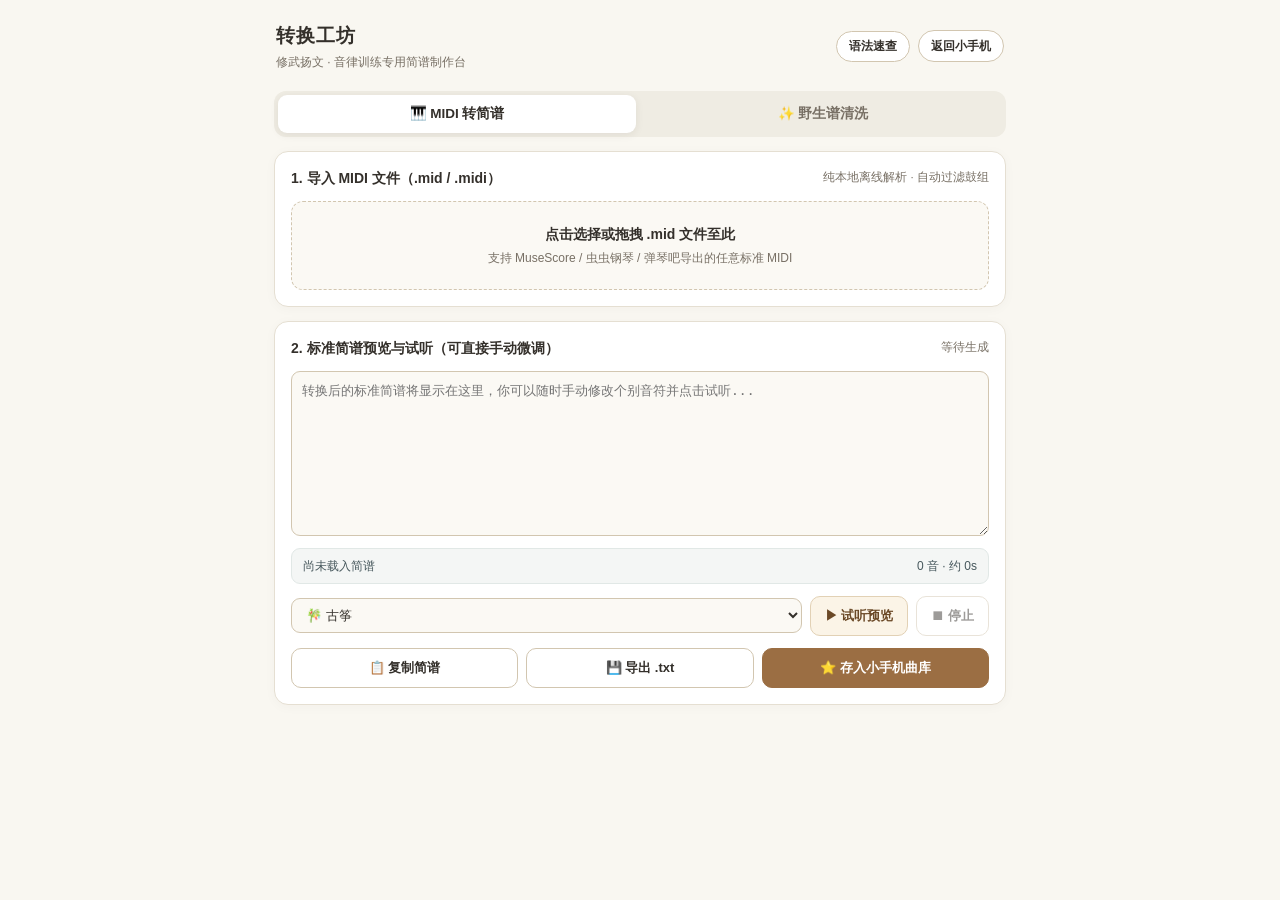
<file: workshop.html>
<!DOCTYPE html>
<html lang="zh-CN">

<head>
  <meta charset="UTF-8" />
  <meta name="viewport" content="width=device-width, initial-scale=1.0, maximum-scale=1.0, user-scalable=no" />
  <title>转换工坊 · 音律训练简谱制作</title>
  <style>
    :root {
      --bg: #F9F7F1;
      --card: #FFFFFF;
      --card-soft: #FBF9F4;
      --border: #E5DFD2;
      --border-strong: #D2C6B0;
      --ink: #34302B;
      --muted: #787065;
      --accent: #55727A;
      --accent-soft: #EEF4F5;
      --warm: #9B6E43;
      --warm-soft: #FBF4E7;
      --danger: #B85C4F;
      --ok: #46785A;
      --radius: 14px;
    }

    * {
      box-sizing: border-box;
      -webkit-tap-highlight-color: transparent;
    }

    body {
      margin: 0;
      min-height: 100vh;
      background: var(--bg);
      color: var(--ink);
      font-family: -apple-system, BlinkMacSystemFont, "PingFang SC", "Hiragino Sans GB", "Microsoft YaHei", sans-serif;
      line-height: 1.5;
    }

    .page {
      max-width: 760px;
      margin: 0 auto;
      padding: 18px 14px 48px;
      display: flex;
      flex-direction: column;
      gap: 14px;
    }

    /* 顶栏 */
    .topbar {
      display: flex;
      align-items: center;
      justify-content: space-between;
      gap: 10px;
      padding: 4px 2px 6px;
    }

    .brand h1 {
      margin: 0;
      font-size: 19px;
      font-weight: 800;
      letter-spacing: 1px;
      color: var(--ink);
    }

    .brand p {
      margin: 2px 0 0;
      font-size: 12px;
      color: var(--muted);
    }

    .top-actions {
      display: flex;
      align-items: center;
      gap: 8px;
    }

    .pill-btn {
      border: 1px solid var(--border-strong);
      background: var(--card);
      color: var(--ink);
      border-radius: 999px;
      padding: 6px 12px;
      font-size: 12px;
      font-weight: 600;
      cursor: pointer;
      transition: all 0.16s ease;
      text-decoration: none;
      display: inline-flex;
      align-items: center;
      gap: 4px;
    }

    .pill-btn:hover {
      background: var(--warm-soft);
      border-color: var(--warm);
      color: var(--warm);
    }

    /* 语法速查折叠卡 */
    .guide-box {
      display: none;
      background: var(--warm-soft);
      border: 1px solid #E5D6BC;
      border-radius: var(--radius);
      padding: 12px 14px;
      font-size: 12px;
      color: #5C4731;
      line-height: 1.7;
    }

    .guide-box.open {
      display: block;
    }

    .guide-box code {
      background: rgba(255, 255, 255, 0.75);
      border: 1px solid #E4D5BB;
      border-radius: 4px;
      padding: 1px 5px;
      font-family: ui-monospace, SFMono-Regular, Menlo, Consolas, monospace;
      font-size: 11.5px;
    }

    /* 模式切换胶囊 */
    .mode-tabs {
      display: grid;
      grid-template-columns: 1fr 1fr;
      gap: 8px;
      background: #EFECE3;
      padding: 4px;
      border-radius: 12px;
    }

    .mode-tab {
      border: none;
      background: transparent;
      color: var(--muted);
      font-size: 13.5px;
      font-weight: 700;
      padding: 10px 8px;
      border-radius: 9px;
      cursor: pointer;
      transition: all 0.18s ease;
    }

    .mode-tab.active {
      background: var(--card);
      color: var(--ink);
      box-shadow: 0 2px 8px rgba(45, 38, 28, 0.08);
    }

    /* 通用卡片 */
    .card {
      background: var(--card);
      border: 1px solid var(--border);
      border-radius: var(--radius);
      padding: 16px;
      box-shadow: 0 2px 12px rgba(55, 45, 30, 0.03);
      display: flex;
      flex-direction: column;
      gap: 12px;
    }

    .card-head {
      display: flex;
      align-items: center;
      justify-content: space-between;
      gap: 8px;
    }

    .card-title {
      font-size: 14px;
      font-weight: 700;
      color: var(--ink);
    }

    .card-sub {
      font-size: 11.5px;
      color: var(--muted);
    }

    /* MIDI 上传拖拽区 */
    .dropzone {
      border: 1.5px dashed var(--border-strong);
      border-radius: 12px;
      background: var(--card-soft);
      padding: 22px 16px;
      text-align: center;
      cursor: pointer;
      transition: all 0.18s ease;
    }

    .dropzone.dragover,
    .dropzone:hover {
      border-color: var(--accent);
      background: var(--accent-soft);
    }

    .dropzone-title {
      font-size: 14px;
      font-weight: 700;
      color: var(--ink);
      margin-bottom: 4px;
    }

    .dropzone-hint {
      font-size: 12px;
      color: var(--muted);
    }

    /* 轨道列表 */
    .track-list {
      display: flex;
      flex-direction: column;
      gap: 6px;
      max-height: 200px;
      overflow-y: auto;
    }

    .track-item {
      display: flex;
      align-items: center;
      justify-content: space-between;
      gap: 10px;
      padding: 8px 10px;
      border-radius: 10px;
      border: 1px solid var(--border);
      background: var(--card-soft);
      font-size: 12px;
      cursor: pointer;
    }

    .track-item.selected {
      border-color: var(--accent);
      background: var(--accent-soft);
    }

    .track-left {
      display: flex;
      align-items: center;
      gap: 8px;
      min-width: 0;
    }

    .track-name {
      font-weight: 700;
      white-space: nowrap;
      overflow: hidden;
      text-overflow: ellipsis;
      max-width: 240px;
    }

    .badge-rec {
      background: var(--warm);
      color: #FFF;
      font-size: 10px;
      font-weight: 700;
      padding: 1px 6px;
      border-radius: 999px;
      flex-shrink: 0;
    }

    .track-meta {
      font-size: 11px;
      color: var(--muted);
      white-space: nowrap;
    }

    /* 参数表单网格 */
    .grid-2 {
      display: grid;
      grid-template-columns: repeat(2, minmax(0, 1fr));
      gap: 10px;
    }

    .grid-3 {
      display: grid;
      grid-template-columns: repeat(3, minmax(0, 1fr));
      gap: 8px;
    }

    @media (max-width: 520px) {
      .grid-3 {
        grid-template-columns: repeat(2, minmax(0, 1fr));
      }
    }

    .field {
      display: flex;
      flex-direction: column;
      gap: 4px;
    }

    .field label {
      font-size: 11.5px;
      font-weight: 600;
      color: var(--muted);
    }

    input[type="text"],
    input[type="number"],
    select,
    textarea {
      width: 100%;
      border: 1px solid var(--border-strong);
      border-radius: 9px;
      background: var(--card-soft);
      color: var(--ink);
      font-size: 13px;
      padding: 8px 10px;
      outline: none;
      font-family: inherit;
    }

    input:focus,
    select:focus,
    textarea:focus {
      border-color: var(--accent);
      background: #FFFFFF;
    }

    textarea {
      resize: vertical;
      min-height: 120px;
      line-height: 1.65;
    }

    textarea.mono {
      font-family: ui-monospace, SFMono-Regular, Menlo, Consolas, monospace;
      font-size: 13px;
      min-height: 165px;
    }

    .check-row {
      display: flex;
      flex-wrap: wrap;
      gap: 14px;
      align-items: center;
      font-size: 12px;
      color: var(--ink);
    }

    .check-row label {
      display: inline-flex;
      align-items: center;
      gap: 5px;
      cursor: pointer;
    }

    .chip-row {
      display: flex;
      flex-wrap: wrap;
      gap: 6px;
    }

    .chip-btn {
      border: 1px solid var(--border-strong);
      background: var(--card-soft);
      color: var(--muted);
      font-size: 11.5px;
      font-weight: 600;
      padding: 4px 10px;
      border-radius: 999px;
      cursor: pointer;
    }

    .chip-btn:hover {
      border-color: var(--warm);
      color: var(--warm);
      background: var(--warm-soft);
    }

    /* 按钮 */
    .btn {
      border: 1px solid var(--border-strong);
      background: var(--card);
      color: var(--ink);
      border-radius: 10px;
      padding: 10px 14px;
      font-size: 13px;
      font-weight: 700;
      cursor: pointer;
      display: inline-flex;
      align-items: center;
      justify-content: center;
      gap: 6px;
      transition: all 0.16s ease;
    }

    .btn:hover {
      filter: brightness(0.97);
    }

    .btn:disabled {
      opacity: 0.48;
      cursor: not-allowed;
    }

    .btn-primary {
      background: var(--accent);
      border-color: var(--accent);
      color: #FFFFFF;
    }

    .btn-warm {
      background: var(--warm);
      border-color: var(--warm);
      color: #FFFFFF;
    }

    .btn-soft {
      background: var(--warm-soft);
      border-color: #E2D1B5;
      color: #6B4927;
    }

    /* 体检状态条 */
    .diag-bar {
      display: flex;
      flex-wrap: wrap;
      align-items: center;
      justify-content: space-between;
      gap: 8px;
      padding: 8px 11px;
      border-radius: 9px;
      background: #F4F6F5;
      border: 1px solid #E1E8E6;
      font-size: 12px;
      color: #46575C;
    }

    .diag-warn {
      padding: 7px 10px;
      border-radius: 8px;
      background: #FDF3EF;
      border: 1px solid #ECCAC1;
      color: var(--danger);
      font-size: 12px;
    }

    .preview-controls {
      display: flex;
      flex-wrap: wrap;
      align-items: center;
      gap: 8px;
    }

    .preview-controls select {
      width: auto;
      min-width: 130px;
      flex: 1;
    }

    .export-grid {
      display: grid;
      grid-template-columns: repeat(3, minmax(0, 1fr));
      gap: 8px;
    }

    @media (max-width: 520px) {
      .export-grid {
        grid-template-columns: 1fr;
      }
    }

    .file-tip {
      display: none;
      font-size: 11.5px;
      color: var(--muted);
      background: var(--card-soft);
      border: 1px dashed var(--border-strong);
      border-radius: 9px;
      padding: 8px 10px;
      line-height: 1.55;
    }

    .toast {
      position: fixed;
      left: 50%;
      bottom: 24px;
      transform: translateX(-50%) translateY(16px);
      background: rgba(42, 38, 33, 0.92);
      color: #FFFDF8;
      padding: 9px 18px;
      border-radius: 999px;
      font-size: 12.5px;
      font-weight: 600;
      opacity: 0;
      pointer-events: none;
      transition: all 0.22s ease;
      z-index: 999;
      white-space: nowrap;
    }

    .toast.show {
      opacity: 1;
      transform: translateX(-50%) translateY(0);
    }

    .hidden {
      display: none !important;
    }
  </style>
</head>

<body>
  <div class="page">
    <!-- 顶栏 -->
    <header class="topbar">
      <div class="brand">
        <h1>转换工坊</h1>
        <p>修武扬文 · 音律训练专用简谱制作台</p>
      </div>
      <div class="top-actions">
        <button type="button" class="pill-btn" id="btnToggleGuide">语法速查</button>
        <a class="pill-btn" href="index.html">返回小手机</a>
      </div>
    </header>

    <!-- 语法速查折叠卡 -->
    <section class="guide-box" id="guideBox">
      <strong>小手机简谱标准语法：</strong><br />
      • 音高：<code>1</code>~<code>7</code> 对应 7 条音轨，<code>0</code> 为休止符，<code>#</code>/<code>b</code> 升降半音<br />
      • 八度：<code>1'</code> 高八度、<code>1''</code> 倍高音；<code>5,</code> 低八度、<code>5,,</code> 倍低音<br />
      • 节奏：<code>-</code> 延长 1 拍；<code>(35)</code> 括号内平分 1 拍（快音）；<code>[135]</code> 和弦同时按；<code>|</code> 小节线
    </section>

    <!-- 模式切换 -->
    <nav class="mode-tabs" role="tablist">
      <button type="button" class="mode-tab active" data-mode="midi">🎹 MIDI 转简谱</button>
      <button type="button" class="mode-tab" data-mode="wild">✨ 野生谱清洗</button>
    </nav>

    <!-- 模式 A：MIDI 导入 -->
    <section class="card" id="panelMidi">
      <div class="card-head">
        <div class="card-title">1. 导入 MIDI 文件（.mid / .midi）</div>
        <div class="card-sub">纯本地离线解析 · 自动过滤鼓组</div>
      </div>

      <div class="dropzone" id="midiDropzone">
        <div class="dropzone-title" id="midiDropTitle">点击选择或拖拽 .mid 文件至此</div>
        <div class="dropzone-hint" id="midiDropHint">支持 MuseScore / 虫虫钢琴 / 弹琴吧导出的任意标准 MIDI</div>
        <input type="file" id="midiFileInput" accept=".mid,.midi,audio/midi,audio/x-midi" class="hidden" />
      </div>

      <!-- 解析后的轨道与参数面板 -->
      <div id="midiConfigWrap" class="hidden" style="display:flex;flex-direction:column;gap:12px;">
        <div>
          <div class="card-head" style="margin-bottom:6px;">
            <span class="card-title" style="font-size:13px;">选择旋律轨道</span>
            <span class="card-sub" id="midiFileSummary"></span>
          </div>
          <div class="track-list" id="midiTrackList"></div>
        </div>

        <div class="grid-3">
          <div class="field">
            <label>曲名</label>
            <input type="text" id="midiTitle" value="MIDI 简谱" />
          </div>
          <div class="field">
            <label>调号 (@key)</label>
            <select id="midiKey">
              <option value="auto">自动最优定调</option>
              <option value="C">C 调</option>
              <option value="G">G 调</option>
              <option value="D">D 调</option>
              <option value="F">F 调</option>
              <option value="A">A 调</option>
              <option value="Bb">Bb 调</option>
              <option value="E">E 调</option>
              <option value="Eb">Eb 调</option>
              <option value="B">B 调</option>
              <option value="Ab">Ab 调</option>
              <option value="F#">F# 调</option>
              <option value="Db">Db 调</option>
            </select>
          </div>
          <div class="field">
            <label>速度 (BPM)</label>
            <input type="number" id="midiBpm" min="30" max="260" value="100" />
          </div>
          <div class="field">
            <label>量化粒度</label>
            <select id="midiGrid">
              <option value="0.5" selected>八分音符（推荐）</option>
              <option value="0.25">十六分音符（精细）</option>
              <option value="1">四分音符（极简）</option>
            </select>
          </div>
          <div class="field">
            <label>谱面手感模式</label>
            <select id="midiChordMode">
              <option value="skyline" selected>单音主旋律（推荐）</option>
              <option value="duo">双拇指双押（最多2音）</option>
              <option value="chord">完整和弦（最多3音）</option>
            </select>
          </div>
          <div class="field">
            <label>八度微调</label>
            <select id="midiOctave">
              <option value="0" selected>自动居中</option>
              <option value="1">整体升高八度 (+1)</option>
              <option value="-1">整体降低八度 (-1)</option>
            </select>
          </div>
        </div>

        <div class="grid-3">
          <div class="field">
            <label>起始小节</label>
            <input type="number" id="midiStartBar" min="1" value="1" />
          </div>
          <div class="field">
            <label>结束小节</label>
            <input type="number" id="midiEndBar" min="1" value="32" />
          </div>
          <div class="field">
            <label>防抽筋颤音过滤</label>
            <select id="midiMinGap">
              <option value="90" selected>标准（90ms）</option>
              <option value="140">宽松（140ms）</option>
              <option value="0">关闭（保留全部）</option>
            </select>
          </div>
        </div>

        <button type="button" class="btn btn-primary" id="btnConvertMidi">刷新生成标准简谱</button>
      </div>
    </section>

    <!-- 模式 B：野生谱清洗 -->
    <section class="card hidden" id="panelWild">
      <div class="card-head">
        <div class="card-title">1. 粘贴野生简谱 / 键盘谱</div>
        <div class="chip-row">
          <button type="button" class="chip-btn" id="btnSampleWild">填入野生谱示例</button>
          <button type="button" class="chip-btn" id="btnSampleSky">填入光遇键谱示例</button>
        </div>
      </div>

      <textarea id="wildInput"
        placeholder="直接粘贴从 B 站、小红书、光遇/原神弹琴站复制的简谱或字母谱，例如：&#10;主歌：+1 6 5- 3 ①② （35）&#10;或光遇 21 键：A S D G H Q W E"></textarea>

      <div class="grid-3">
        <div class="field">
          <label>曲名</label>
          <input type="text" id="wildTitle" value="自制简谱" />
        </div>
        <div class="field">
          <label>方言识别</label>
          <select id="wildDialect">
            <option value="auto" selected>自动识别方言</option>
            <option value="standard">通用数字方言（+1/-5/①）</option>
            <option value="sky_genshin">光遇 / 原神 21 键（Q-U/A-J/Z-M）</option>
            <option value="solfege">唱名谱（do re mi fa sol）</option>
            <option value="note_names">科学音名（C4 D4 E4）</option>
          </select>
        </div>
        <div class="field">
          <label>速度 (BPM)</label>
          <input type="number" id="wildBpm" min="30" max="260" value="96" />
        </div>
      </div>

      <div class="check-row">
        <label><input type="checkbox" id="wildDashLow" /> 强制将 <code>5-</code> / <code>-5</code> 视为低音
          <code>5,</code></label>
        <label><input type="checkbox" id="wildAutoBar" checked /> 自动按 4 拍补小节线</label>
      </div>

      <button type="button" class="btn btn-primary" id="btnCleanWild">✨ 一键清洗为标准简谱</button>
    </section>

    <!-- 公共输出：预览、试听与导出 -->
    <section class="card">
      <div class="card-head">
        <div class="card-title">2. 标准简谱预览与试听（可直接手动微调）</div>
        <div class="card-sub" id="dialectBadge">等待生成</div>
      </div>

      <textarea id="outputNotation" class="mono" placeholder="转换后的标准简谱将显示在这里，你可以随时手动修改个别音符并点击试听..."></textarea>

      <div class="diag-bar" id="diagBar">
        <span>尚未载入简谱</span>
        <span>0 音 · 约 0s</span>
      </div>
      <div class="diag-warn hidden" id="diagWarn"></div>

      <div class="preview-controls">
        <select id="previewInstrument" title="选择试听音色"></select>
        <button type="button" class="btn btn-soft" id="btnPlayPreview">▶ 试听预览</button>
        <button type="button" class="btn" id="btnStopPreview" disabled>⏹ 停止</button>
      </div>

      <div class="export-grid">
        <button type="button" class="btn" id="btnCopy">📋 复制简谱</button>
        <button type="button" class="btn" id="btnDownload">💾 导出 .txt</button>
        <button type="button" class="btn btn-warm" id="btnSavePhone">⭐ 存入小手机曲库</button>
      </div>

      <div class="file-tip" id="fileProtocolTip">
        提示：当前以本地文件（<code>file://</code>）直接打开。若回到小手机曲库中未看到刚存入的曲目，请使用「复制简谱」或「导出 .txt」导入小手机。
      </div>
    </section>
  </div>

  <div class="toast" id="toast"></div>

  <!-- 复用小手机现有民乐音色引擎与简谱解析器 -->
  <script src="Milvus/music_synth_beatforge.js"></script>
  <script src="Milvus/music_rhythm_engine.js"></script>
  <script src="Milvus/jianpu_workshop_engine.js"></script>
  <script>
    (function () {
      "use strict";

      const E = window.JianpuWorkshopEngine;
      const Synth = window.BeatForgeSynth;
      const Rhythm = window.MusicRhythmEngine;

      const $ = (id) => document.getElementById(id);

      // 状态
      let currentParsedMidi = null;
      let selectedTrackIndices = new Set();
      let audioCtx = null;
      let previewTimers = [];
      let isPlaying = false;

      function showToast(msg) {
        const el = $("toast");
        el.textContent = msg;
        el.classList.add("show");
        clearTimeout(el._t);
        el._t = setTimeout(() => el.classList.remove("show"), 2200);
      }

      // 初始化 10 种民乐音色下拉框
      const instSelect = $("previewInstrument");
      const instList = (Synth && Array.isArray(Synth.INSTRUMENTS))
        ? Synth.INSTRUMENTS
        : [{ id: "guzheng", name: "古筝", icon: "🎋" }];
      instSelect.innerHTML = instList
        .map((it) => `<option value="${it.id}">${it.icon || "🎵"} ${it.name}</option>`)
        .join("");

      if (location.protocol === "file:") {
        $("fileProtocolTip").style.display = "block";
      }

      // 语法速查折叠
      $("btnToggleGuide").addEventListener("click", () => {
        $("guideBox").classList.toggle("open");
      });

      // 模式切换
      document.querySelectorAll(".mode-tab").forEach((btn) => {
        btn.addEventListener("click", () => {
          document.querySelectorAll(".mode-tab").forEach((b) => b.classList.remove("active"));
          btn.classList.add("active");
          const mode = btn.dataset.mode;
          $("panelMidi").classList.toggle("hidden", mode !== "midi");
          $("panelWild").classList.toggle("hidden", mode !== "wild");
        });
      });

      // 实时体检更新
      function refreshDiagnosis() {
        const text = $("outputNotation").value;
        const diag = E.diagnoseJianpu(text);
        const accPct = Math.round((diag.accidentalRate || 0) * 100);
        $("diagBar").innerHTML = `
          <span>${diag.ok ? "✅ 语法完全兼容小手机 7 轨引擎" : "⚠️ 请检查下方提示"}</span>
          <span><strong>${diag.noteCount}</strong> 音 · 约 <strong>${diag.totalDuration}s</strong> · 升降号 ${accPct}%</span>
        `;
        if (diag.warnings.length > 0) {
          $("diagWarn").textContent = diag.warnings.join("；");
          $("diagWarn").classList.remove("hidden");
        } else {
          $("diagWarn").classList.add("hidden");
        }
      }

      $("outputNotation").addEventListener("input", () => {
        refreshDiagnosis();
      });

      // 同步输出头中的 @instrument
      instSelect.addEventListener("change", () => {
        const val = $("outputNotation").value;
        if (!val.trim()) return;
        if (/^@instrument\s+.+$/m.test(val)) {
          $("outputNotation").value = val.replace(/^@instrument\s+.+$/m, `@instrument ${instSelect.value}`);
        }
        refreshDiagnosis();
      });

      // ==========================================
      // MIDI 导入与转换逻辑
      // ==========================================
      function renderTrackList(parsed) {
        const wrap = $("midiTrackList");
        wrap.innerHTML = "";
        parsed.tracks.forEach((tr) => {
          const checked = selectedTrackIndices.has(tr.index);
          const item = document.createElement("label");
          item.className = "track-item" + (checked ? " selected" : "");
          item.innerHTML = `
            <span class="track-left">
              <input type="checkbox" ${checked ? "checked" : ""} data-idx="${tr.index}" />
              <span class="track-name" title="${tr.name}">${tr.name}</span>
              ${tr.recommended ? '<span class="badge-rec">推荐主旋律</span>' : ""}
            </span>
            <span class="track-meta">${tr.noteCount} 音 · 均高 ${tr.avgMidi}</span>
          `;
          item.querySelector("input").addEventListener("change", (ev) => {
            if (ev.target.checked) selectedTrackIndices.add(tr.index);
            else selectedTrackIndices.delete(tr.index);
            item.classList.toggle("selected", ev.target.checked);
            runMidiConvert();
          });
          wrap.appendChild(item);
        });
      }

      function runMidiConvert() {
        if (!currentParsedMidi) return;
        if (selectedTrackIndices.size === 0) {
          showToast("请至少勾选一条旋律轨道");
          return;
        }
        try {
          const res = E.convertMidiToJianpu(currentParsedMidi, {
            trackIndices: Array.from(selectedTrackIndices),
            title: $("midiTitle").value.trim() || "MIDI 简谱",
            key: $("midiKey").value,
            bpm: Number($("midiBpm").value) || currentParsedMidi.bpm,
            gridStep: Number($("midiGrid").value) || 0.5,
            chordMode: $("midiChordMode").value,
            octaveShift: Number($("midiOctave").value) || 0,
            startMeasure: Number($("midiStartBar").value) || 1,
            endMeasure: Number($("midiEndBar").value) || currentParsedMidi.totalMeasures,
            minGapMs: Number($("midiMinGap").value),
            instrument: instSelect.value
          });
          $("outputNotation").value = res.notation;
          $("dialectBadge").textContent = `MIDI · ${res.meta.key} 调 · ${res.meta.measures} 小节`;
          refreshDiagnosis();
        } catch (err) {
          showToast(err.message || "MIDI 转换失败");
        }
      }

      async function handleMidiFile(file) {
        if (!file) return;
        try {
          const buf = await file.arrayBuffer();
          const parsed = E.parseMidiFile(buf);
          if (!parsed.tracks.length) {
            showToast("该 MIDI 文件中没有检测到可弹奏的旋律轨道");
            return;
          }
          currentParsedMidi = parsed;
          const baseName = file.name.replace(/\.(mid|midi)$/i, "");
          $("midiTitle").value = baseName || "MIDI 简谱";
          $("midiBpm").value = parsed.bpm;
          $("midiStartBar").value = 1;
          $("midiEndBar").value = Math.min(parsed.totalMeasures, 36);
          $("midiDropTitle").textContent = `已载入：${file.name}`;
          $("midiDropHint").textContent = `共 ${parsed.tracks.length} 条旋律轨 · ${parsed.bpm} BPM · ${parsed.timeSig.num}/${parsed.timeSig.den} 拍 · 共 ${parsed.totalMeasures} 小节（点击可更换）`;
          $("midiFileSummary").textContent = `${parsed.tracks.length} 条旋律轨`;

          selectedTrackIndices = new Set();
          const rec = parsed.tracks.find((t) => t.recommended) || parsed.tracks[0];
          selectedTrackIndices.add(rec.index);

          renderTrackList(parsed);
          $("midiConfigWrap").classList.remove("hidden");
          runMidiConvert();
          showToast("MIDI 解析成功，已自动生成简谱");
        } catch (err) {
          showToast(err.message || "无法解析该 MIDI 文件");
        }
      }

      const dropzone = $("midiDropzone");
      const fileInput = $("midiFileInput");
      dropzone.addEventListener("click", () => fileInput.click());
      fileInput.addEventListener("change", (e) => {
        if (e.target.files && e.target.files[0]) handleMidiFile(e.target.files[0]);
      });
      dropzone.addEventListener("dragover", (e) => {
        e.preventDefault();
        dropzone.classList.add("dragover");
      });
      dropzone.addEventListener("dragleave", () => dropzone.classList.remove("dragover"));
      dropzone.addEventListener("drop", (e) => {
        e.preventDefault();
        dropzone.classList.remove("dragover");
        if (e.dataTransfer.files && e.dataTransfer.files[0]) {
          handleMidiFile(e.dataTransfer.files[0]);
        }
      });

      ["midiKey", "midiGrid", "midiChordMode", "midiOctave", "midiMinGap"].forEach((id) => {
        $(id).addEventListener("change", runMidiConvert);
      });
      $("btnConvertMidi").addEventListener("click", () => {
        runMidiConvert();
        showToast("已按当前参数重新生成简谱");
      });

      // ==========================================
      // 野生谱清洗逻辑
      // ==========================================
      $("btnSampleWild").addEventListener("click", () => {
        $("wildTitle").value = "春江花月·片段";
        $("wildBpm").value = 92;
        $("wildInput").value =
          "主歌：3 (35) (6+1) (+16) 5 (56) 5-\n副歌：② (35) (23) (1-6) -5 6- 1 2 (32) 1";
        showToast("已填入野生数字谱示例");
      });

      $("btnSampleSky").addEventListener("click", () => {
        $("wildTitle").value = "光遇风铃·片段";
        $("wildBpm").value = 88;
        $("wildInput").value =
          "A S D G H Q W E\nQ H G D S A G B";
        showToast("已填入光遇 21 键谱示例");
      });

      const DIALECT_LABELS = {
        standard: "通用数字方言",
        sky_genshin: "光遇 / 原神 21 键",
        solfege: "唱名 DoReMi",
        note_names: "科学音名 C4"
      };

      $("btnCleanWild").addEventListener("click", () => {
        const raw = $("wildInput").value;
        if (!raw.trim()) {
          showToast("请先粘贴需要清洗的简谱或键谱");
          return;
        }
        const res = E.cleanWildNotation(raw, {
          title: $("wildTitle").value.trim() || "清洗简谱",
          bpm: Number($("wildBpm").value) || 96,
          dialect: $("wildDialect").value,
          dashAsLowOctave: $("wildDashLow").checked ? true : "auto",
          autoBarlines: $("wildAutoBar").checked,
          instrument: instSelect.value
        });
        $("outputNotation").value = res.notation;
        $("dialectBadge").textContent = `已识别：${DIALECT_LABELS[res.dialect] || res.dialect} · ${res.stats.convertedNotes} 音`;
        refreshDiagnosis();
        showToast(`清洗完成，共转换 ${res.stats.convertedNotes} 个音符`);
      });

      // ==========================================
      // 十大民乐实时试听（复用 BeatForgeSynth + parseJianpuToChart）
      // ==========================================
      function stopPreview() {
        previewTimers.forEach((t) => clearTimeout(t));
        previewTimers = [];
        isPlaying = false;
        $("btnPlayPreview").disabled = false;
        $("btnPlayPreview").textContent = "▶ 试听预览";
        $("btnStopPreview").disabled = true;
      }

      $("btnPlayPreview").addEventListener("click", () => {
        const text = $("outputNotation").value.trim();
        if (!text) {
          showToast("请先生成或输入简谱再试听");
          return;
        }
        if (!Rhythm || !Synth) {
          showToast("音色引擎未就绪，请检查脚本路径");
          return;
        }

        stopPreview();
        const chart = Rhythm.parseJianpuToChart(text);
        if (!chart.notes || chart.notes.length === 0) {
          showToast("未解析出可试听的音符");
          return;
        }

        const AudioCtx = window.AudioContext || window.webkitAudioContext;
        if (!audioCtx) audioCtx = new AudioCtx();
        if (audioCtx.state === "suspended") audioCtx.resume();

        const inst = instSelect.value || chart.instrument || "guzheng";
        const firstTime = chart.notes[0].time;
        const lastNote = chart.notes[chart.notes.length - 1];
        const totalMs = Math.max(800, (lastNote.time - firstTime + 1.0) * 1000);

        isPlaying = true;
        $("btnPlayPreview").disabled = true;
        $("btnPlayPreview").textContent = "🔊 正在试听...";
        $("btnStopPreview").disabled = false;

        chart.notes.forEach((n) => {
          const delayMs = Math.max(0, (n.time - firstTime) * 1000);
          const tid = setTimeout(() => {
            if (!isPlaying) return;
            Synth.playNote(audioCtx, n.freq, {
              instrument: inst,
              duration: Math.max(0.32, n.durationSec || 0.45),
              velocity: 0.85,
              laneIndex: n.lane,
              reverb: true
            });
          }, delayMs);
          previewTimers.push(tid);
        });

        const endTid = setTimeout(() => {
          stopPreview();
        }, totalMs + 200);
        previewTimers.push(endTid);
      });

      $("btnStopPreview").addEventListener("click", stopPreview);

      // ==========================================
      // 导出与直存小手机曲库
      // ==========================================
      $("btnCopy").addEventListener("click", async () => {
        const text = $("outputNotation").value.trim();
        if (!text) return showToast("当前没有可复制的简谱");
        try {
          await navigator.clipboard.writeText(text);
          showToast("已复制标准简谱，可直接粘贴至小手机");
        } catch (e) {
          $("outputNotation").select();
          document.execCommand("copy");
          showToast("已复制标准简谱");
        }
      });

      $("btnDownload").addEventListener("click", () => {
        const text = $("outputNotation").value.trim();
        if (!text) return showToast("当前没有可导出的简谱");
        const m = text.match(/^@title\s+(.+)$/m);
        const fname = (m ? m[1].trim() : "转换工坊简谱").replace(/[\\/:*?"<>|]/g, "_") + ".txt";
        const blob = new Blob([text], { type: "text/plain;charset=utf-8" });
        const url = URL.createObjectURL(blob);
        const a = document.createElement("a");
        a.href = url;
        a.download = fname;
        a.click();
        setTimeout(() => URL.revokeObjectURL(url), 1000);
        showToast(`已导出 ${fname}`);
      });

      $("btnSavePhone").addEventListener("click", () => {
        const text = $("outputNotation").value.trim();
        if (!text) return showToast("当前没有可存入的简谱");
        const diag = E.diagnoseJianpu(text);
        if (diag.noteCount === 0) return showToast("简谱中无有效音符，无法存入");
        try {
          const res = E.saveToPhoneLibrary({ notation: text, instrument: instSelect.value });
          showToast(`已存入小手机曲库《${res.item.title}》（共 ${res.total} 首）`);
        } catch (err) {
          showToast("存入失败，请改用「复制简谱」或「导出 .txt」");
        }
      });
    })();
  </script>
</body>

</html>
</file>
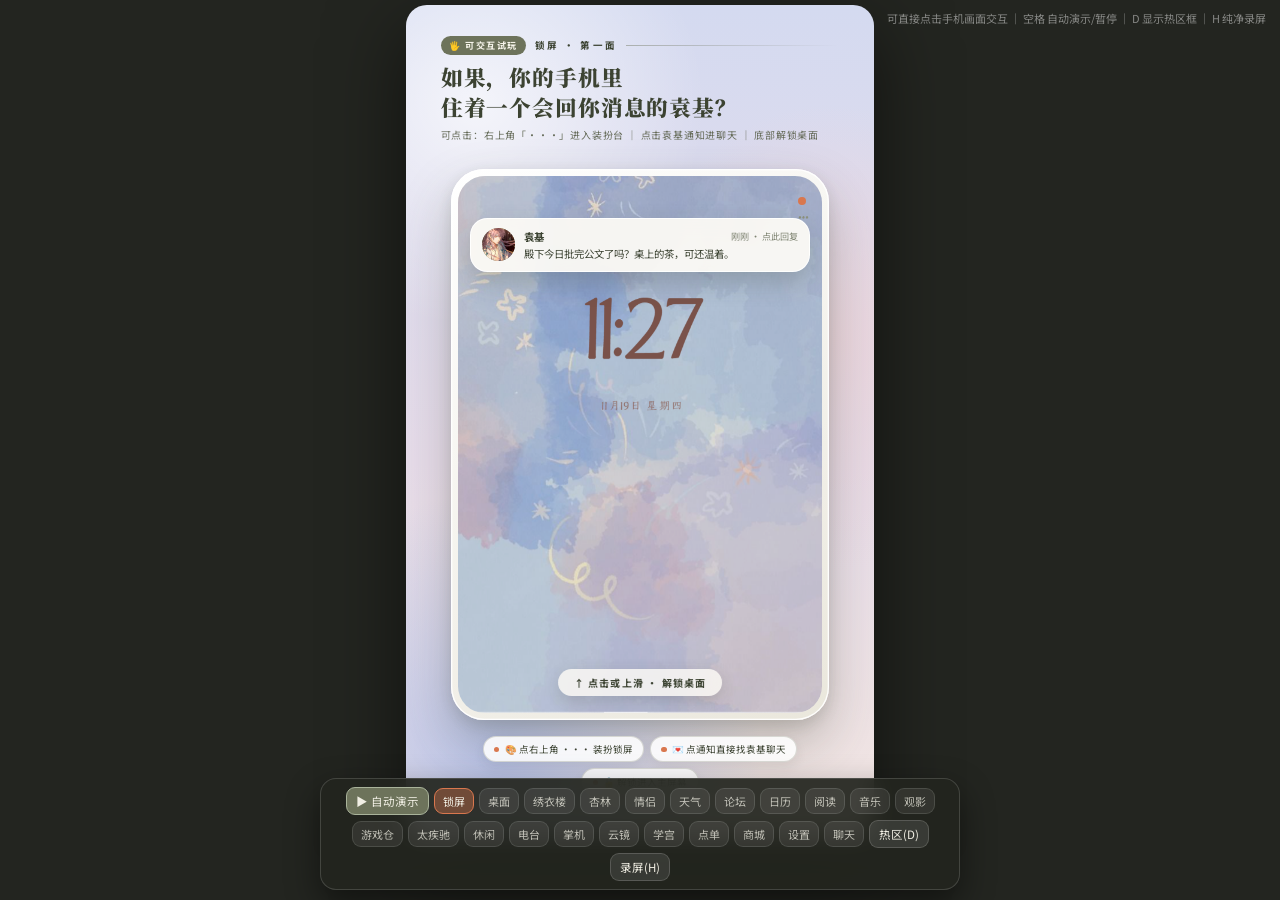
<file: promo样机/promo_showcase.html>
<!doctype html>
<html lang="zh-CN">
<head>
<meta charset="UTF-8" />
<meta name="viewport" content="width=device-width, initial-scale=1.0" />
<title>鸢小手机 · 9:16 可交互宣传片样机 v5（21图全联动版）</title>
<link rel="preconnect" href="https://fonts.googleapis.com" />
<link rel="preconnect" href="https://fonts.gstatic.com" crossorigin />
<link href="https://fonts.googleapis.com/css2?family=Noto+Serif+SC:wght@500;700;900&family=Noto+Sans+SC:wght@400;500;700&family=Newsreader:ital,wght@0,500;1,400&display=swap" rel="stylesheet" />
<style>
:root{
  --olive:#6d735b; --olive-d:#3c4332; --olive-l:#a9b39a; --coral:#d9774e;
  --paper:#fdfbf6; --text:#3c4332; --muted:#7f8472;
  --serif:"Noto Serif SC","Songti SC",serif; --sans:"Noto Sans SC",-apple-system,sans-serif;
}
*{box-sizing:border-box;margin:0;padding:0}
html,body{height:100%}
body{background:#232520;font-family:var(--sans);overflow:hidden;user-select:none;display:flex;align-items:center;justify-content:center}

#scaler{position:relative;width:540px;height:960px;transform-origin:center center;flex-shrink:0}
#stage{position:absolute;inset:0;overflow:hidden;border-radius:24px;color:var(--text);
  background:
    radial-gradient(70% 38% at 15% 12%,rgba(255,255,255,.72),transparent 70%),
    radial-gradient(60% 40% at 90% 40%,rgba(236,213,220,.92),transparent 70%),
    radial-gradient(80% 45% at 20% 90%,rgba(176,190,235,.85),transparent 70%),
    linear-gradient(180deg,#d4daf0 0%,#e7dcea 55%,#f2e6e2 100%);
  box-shadow:0 30px 90px rgba(0,0,0,.55)}
body.record-mode #stage{border-radius:0;box-shadow:none}

/* ---------- 顶部电影感字幕 ---------- */
.caption{position:absolute;top:36px;left:40px;right:40px;z-index:30;pointer-events:none}
.cap-top{display:flex;align-items:center;gap:10px;margin-bottom:8px}
.cap-mode{font-size:10.5px;letter-spacing:.16em;padding:3px 10px;border-radius:99px;background:var(--olive);color:#f7f5ec;font-weight:700}
.cap-mode.free{background:var(--coral)}
.cap-tag{font-size:11px;letter-spacing:.24em;color:var(--olive-d);font-weight:700}
.cap-line{flex:1;height:1px;background:linear-gradient(90deg,rgba(109,115,91,.45),transparent)}
.cap-title{font-family:var(--serif);font-weight:900;font-size:25px;line-height:1.38;color:var(--olive-d);letter-spacing:.04em}
.cap-sub{margin-top:6px;font-size:11.5px;letter-spacing:.08em;color:#666c5a}
.cap-anim{animation:capIn .55s cubic-bezier(.2,.8,.2,1) both}
@keyframes capIn{from{opacity:0;transform:translateY(8px)}to{opacity:1;transform:none}}

/* ---------- 手机样机画框（比例对齐真实截图 ~1:1.43，拒绝纵向拉伸变形） ---------- */
.frame{position:absolute;left:52px;top:190px;width:436px;height:636px;border-radius:38px;padding:8px;z-index:10;
  background:linear-gradient(145deg,#ffffff,#eae7dc);
  box-shadow:0 28px 60px rgba(60,67,50,.28),0 6px 16px rgba(60,67,50,.14),inset 0 0 0 1.5px rgba(255,255,255,.95)}
.view{position:relative;width:100%;height:100%;border-radius:31px;overflow:hidden;background:#f5f2e9}

/* 屏幕画面层：去掉常驻 transform:scale(1) 图层合成模糊，激活态使用 transform:none 走原生像素渲染 */
.screen-layer{position:absolute;inset:0;opacity:0;pointer-events:none;transition:opacity .25s ease}
.screen-layer.active{opacity:1;pointer-events:auto;transform:none}
.screen-img{
  position:absolute;top:0;left:0;width:100%;height:100%;
  object-fit:cover;object-position:center top;display:block;
  image-rendering:-webkit-optimize-contrast;
  -webkit-backface-visibility:hidden;backface-visibility:hidden
}
/* 裁掉部分截图右侧浏览器滚动条白边 */
.screen-img.trim-right{width:104.8%;height:100%;object-fit:cover;object-position:left top}

/* ---------- 可点击热区 (Hotspots) ---------- */
.hotspot{position:absolute;z-index:15;cursor:pointer;border-radius:14px;transition:background .2s,box-shadow .2s,transform .15s}
.hotspot:active{transform:scale(.95)}
body.show-hints .hotspot::after{
  content:"";position:absolute;inset:2px;border-radius:inherit;
  border:1.5px dashed rgba(217,119,78,.0);transition:all .25s;pointer-events:none
}
body.show-hints .hotspot:hover{background:rgba(217,119,78,.14)}
body.show-hints .hotspot:hover::after{border-color:rgba(217,119,78,.75)}

body.debug-hotspots .hotspot{
  background:rgba(217,119,78,.24)!important;
  border:1.5px solid rgba(217,119,78,.9)!important;
}
.hotspot-label{
  position:absolute;left:50%;top:50%;transform:translate(-50%,-50%);
  white-space:nowrap;font-size:10px;font-weight:700;padding:2px 7px;border-radius:99px;
  background:rgba(35,37,31,.85);color:#fff;pointer-events:none;opacity:0;transition:opacity .2s;
  box-shadow:0 4px 10px rgba(0,0,0,.25)
}
.hotspot:hover .hotspot-label, body.debug-hotspots .hotspot-label{opacity:1}

/* 脉冲引导点 */
.pulse-dot{
  position:absolute;right:6px;top:6px;width:9px;height:9px;border-radius:50%;
  background:var(--coral);box-shadow:0 0 0 0 rgba(217,119,78,.7);
  animation:pulseRing 1.8s infinite;pointer-events:none
}
body.record-mode .pulse-dot{display:none}
@keyframes pulseRing{
  0%{box-shadow:0 0 0 0 rgba(217,119,78,.7)}
  70%{box-shadow:0 0 0 9px rgba(217,119,78,0)}
  100%{box-shadow:0 0 0 0 rgba(217,119,78,0)}
}

/* ---------- 仿真触控光标 & 点击波纹 ---------- */
#cursor{
  position:absolute;width:28px;height:28px;margin-left:-14px;margin-top:-14px;border-radius:50%;
  background: radial-gradient(circle,rgba(255,255,255,.95) 0%,rgba(217,119,78,.85) 65%,rgba(217,119,78,0) 100%);
  box-shadow:0 4px 14px rgba(217,119,78,.55),inset 0 0 0 2px #fff;
  z-index:80;pointer-events:none;opacity:0;
  transition:left .52s cubic-bezier(.22,1,.36,1),top .52s cubic-bezier(.22,1,.36,1),opacity .25s,transform .18s
}
#cursor.show{opacity:1}
#cursor.tap{transform:scale(.78)}
.ripple{
  position:absolute;width:20px;height:20px;margin-left:-10px;margin-top:-10px;border-radius:50%;
  border:2.5px solid var(--coral);background:rgba(217,119,78,.22);
  z-index:75;pointer-events:none;animation:rip .6s ease-out forwards
}
@keyframes rip{to{transform:scale(3.4);opacity:0}}

/* ---------- 锁屏顶部袁基通知横幅 ---------- */
.lock-notifs{position:absolute;left:14px;right:14px;top:48px;z-index:25;display:flex;flex-direction:column;gap:8px}
.notif-card{
  display:flex;gap:10px;align-items:center;padding:11px 13px;border-radius:20px;
  background:rgba(253,251,246,.93);backdrop-filter:blur(10px);
  box-shadow:0 12px 28px rgba(60,67,50,.22);border:1px solid rgba(255,255,255,.9);
  cursor:pointer;transition:transform .25s,opacity .35s;
  animation:slideDown .55s cubic-bezier(.22,1.2,.36,1) both
}
.notif-card:hover{transform:translateY(-2px)}
@keyframes slideDown{from{opacity:0;transform:translateY(-20px) scale(.95)}to{opacity:1;transform:none}}
.av{width:38px;height:38px;border-radius:50%;flex-shrink:0;overflow:hidden;display:flex;align-items:center;justify-content:center;
  background:linear-gradient(135deg,var(--olive-l),var(--olive));color:#fff;font-family:var(--serif);font-weight:900;font-size:17px}
.av img{width:100%;height:100%;object-fit:cover;object-position:50% 20%}
.av.me-av img{object-position:50% 45%}
.unlock-bar{
  position:absolute;left:50%;bottom:20px;transform:translateX(-50%);z-index:25;
  padding:7px 18px;border-radius:99px;font-size:11.5px;font-weight:700;letter-spacing:.12em;
  background:rgba(253,251,246,.82);color:var(--olive-d);backdrop-filter:blur(8px);
  box-shadow:0 6px 18px rgba(60,67,50,.18);cursor:pointer;animation:bob 2s ease-in-out infinite
}
@keyframes bob{0%,100%{transform:translate(-50%,0)}50%{transform:translate(-50%,-5px)}}

/* ---------- 太疾驰「元」结算与代付弹窗 ---------- */
.modal-mask{
  position:absolute;inset:0;background:rgba(35,37,31,.48);backdrop-filter:blur(4px);
  z-index:45;display:none;align-items:flex-end;justify-content:center;padding:14px
}
.modal-mask.open{display:flex;animation:fadeIn .25s ease}
@keyframes fadeIn{from{opacity:0}to{opacity:1}}
.pay-sheet{
  width:100%;background:#fdfbf6;border-radius:26px;padding:18px 16px;color:var(--text);
  box-shadow:0 20px 50px rgba(0,0,0,.35);border:1px solid rgba(109,115,91,.2)
}
.pay-head{display:flex;justify-content:space-between;align-items:center;margin-bottom:10px}
.pay-head b{font-family:var(--serif);font-size:16px;color:var(--olive-d)}
.pay-close{cursor:pointer;padding:2px 8px;border-radius:99px;background:#ece9dc;font-size:12px}
.pay-item{display:flex;justify-content:space-between;align-items:center;padding:9px 11px;border-radius:14px;background:#f4f1e6;font-size:12px;margin-bottom:7px}
.pay-item em{font-style:normal;color:var(--coral);font-weight:700}
.pay-btns{display:flex;gap:8px;margin-top:10px}
.pay-btn{flex:1;padding:10px 0;border-radius:99px;text-align:center;font-size:12px;font-weight:700;cursor:pointer;border:1px solid var(--olive);color:var(--olive-d);background:#fff}
.pay-btn.pri{background:var(--olive);color:#fff}
.pay-status{margin-top:10px;padding:9px 12px;border-radius:14px;background:#e6ece0;color:#394631;font-size:11.5px;line-height:1.55;display:none}
.pay-status.show{display:block;animation:capIn .35s ease}

/* ---------- 传讯：袁基可交互活人感聊天窗 ---------- */
.chat-screen{
  display:flex;flex-direction:column;
  background:linear-gradient(rgba(255,252,247,.18),rgba(255,252,247,.32)),url("promo_assets/聊天背景.jpg") center/cover no-repeat
}
.chat-top{
  padding:14px 14px 11px;background:rgba(253,251,246,.92);border-bottom:1px solid rgba(109,115,91,.15);
  display:flex;align-items:center;gap:10px;z-index:5
}
.chat-back{
  width:30px;height:30px;border-radius:50%;background:#ece9dc;display:flex;align-items:center;justify-content:center;
  cursor:pointer;font-weight:700;color:var(--olive-d)
}
.chat-status-pill{
  margin-left:auto;font-size:10.5px;padding:4px 10px;border-radius:99px;
  background:#e5eadf;color:var(--olive-d);font-weight:600
}
.construct-bar{
  margin:8px 12px 0;padding:7px 12px;border-radius:99px;font-size:11px;color:#4e3d28;
  background:linear-gradient(90deg,rgba(232,218,185,.9),rgba(236,200,196,.85));
  border:1px solid rgba(255,255,255,.85);box-shadow:0 6px 16px rgba(109,115,91,.12);
  display:flex;align-items:center;gap:7px;z-index:4
}
.construct-bar::before{content:"";width:7px;height:7px;border-radius:50%;background:var(--coral);flex-shrink:0}
.chat-msgs{
  flex:1;padding:12px;overflow-y:auto;display:flex;flex-direction:column;gap:10px;position:relative
}
.msg{display:flex;gap:8px;align-items:flex-end;animation:capIn .32s ease both}
.msg.me{flex-direction:row-reverse}
.bub{max-width:76%;padding:9px 13px;border-radius:16px;font-size:12.5px;line-height:1.58;box-shadow:0 3px 10px rgba(60,67,50,.07)}
.bub.ta{background:#ffffff;color:var(--text);border-bottom-left-radius:4px}
.bub.me{background:var(--olive);color:#fff;border-bottom-right-radius:4px}
.sticker-card{
  background:#fff;border:1.5px solid rgba(109,115,91,.22);border-radius:16px;padding:8px 12px;
  text-align:center;width:130px;box-shadow:0 8px 18px rgba(60,67,50,.09)
}
.sticker-card img{width:100%;border-radius:10px;display:block}
.sticker-card .emo{font-size:34px;line-height:1.15}
.sticker-card .cap{font-size:10.5px;font-weight:700;color:var(--coral);margin-top:4px}

.chat-prompts{
  padding:9px 11px 12px;background:rgba(253,251,246,.95);border-top:1px solid rgba(109,115,91,.14);z-index:5
}
.prompt-tip{font-size:10px;color:var(--muted);margin-bottom:6px;display:flex;justify-content:space-between}
.prompt-list{display:flex;flex-wrap:wrap;gap:6px}
.prompt-chip{
  font-size:11px;padding:6px 11px;border-radius:99px;background:#f0ede2;color:var(--olive-d);
  border:1px solid rgba(109,115,91,.28);cursor:pointer;transition:all .2s;font-weight:500
}
.prompt-chip:hover{background:var(--olive);color:#fff}

/* 灵犀花瓣层 */
.petals{position:absolute;inset:0;pointer-events:none;overflow:hidden;opacity:0;transition:opacity .7s;z-index:30}
.petals.on{opacity:1}
.petals i{position:absolute;top:-16px;width:10px;height:13px;border-radius:80% 0 80% 0;background:rgba(228,175,175,.85);animation:fall 3.8s linear infinite}
@keyframes fall{0%{transform:translate(0,-10px) rotate(0)}100%{transform:translate(38px,620px) rotate(260deg);opacity:.1}}

/* 轻提示 Toast */
#toast{
  position:absolute;left:50%;top:50%;transform:translate(-50%,-50%) scale(.92);
  background:rgba(35,37,31,.93);color:#fdfbf6;padding:13px 18px;border-radius:18px;
  font-size:12px;line-height:1.6;text-align:center;z-index:70;pointer-events:none;
  opacity:0;transition:opacity .25s,transform .25s;box-shadow:0 16px 36px rgba(0,0,0,.38);width:84%
}
#toast.show{opacity:1;transform:translate(-50%,-50%) scale(1)}

/* ---------- 底部卖点标签 ---------- */
.tagrow{position:absolute;left:36px;right:36px;top:844px;z-index:30;display:flex;flex-wrap:wrap;gap:7px;justify-content:center}
.tg{font-size:11px;padding:6px 12px;border-radius:99px;background:rgba(255,255,255,.88);color:var(--olive-d);
  border:1px solid rgba(109,115,91,.24);box-shadow:0 6px 14px rgba(60,67,50,.08);cursor:pointer;transition:transform .2s,background .2s}
.tg:hover{transform:translateY(-2px);background:#fff}
.tg::before{content:"";display:inline-block;width:6px;height:6px;border-radius:50%;background:var(--coral);margin-right:6px;vertical-align:1px}

.brand{position:absolute;left:44px;bottom:26px;right:44px;z-index:30;display:flex;justify-content:space-between;align-items:center;font-size:10px;letter-spacing:.3em;color:rgba(60,67,50,.55)}
.brand b{font-family:"Newsreader",serif;font-style:italic;font-weight:500;font-size:14px;letter-spacing:.15em;color:var(--olive)}

/* ---------- 导演控制栏 ---------- */
.dir{position:fixed;bottom:10px;left:50%;transform:translateX(-50%);z-index:100;display:flex;gap:5px;align-items:center;flex-wrap:wrap;justify-content:center;
  padding:8px 12px;border-radius:16px;background:rgba(35,37,31,.93);border:1px solid rgba(255,255,255,.15);backdrop-filter:blur(12px);
  box-shadow:0 14px 34px rgba(0,0,0,.45);max-width:98vw;color:#f1efe4;transition:opacity .3s}
body.record-mode .dir,body.record-mode .keys{opacity:0;pointer-events:none}
.btn{background:rgba(255,255,255,.1);color:#f1efe4;border:1px solid rgba(255,255,255,.16);border-radius:9px;padding:5px 9px;font-size:11.5px;cursor:pointer;font-family:var(--sans)}
.btn:hover{background:rgba(255,255,255,.2)}
.btn.pri{background:var(--olive);border-color:var(--olive-l)}
.btn.pill{font-size:11px;padding:4px 8px;opacity:.75}.btn.pill.on{opacity:1;background:rgba(217,119,78,.38);border-color:var(--coral)}
.keys{position:fixed;top:10px;right:14px;font-size:11px;color:rgba(255,255,255,.45);z-index:100}
</style>
</head>
<body class="show-hints">
<div class="keys">可直接点击手机画面交互 ｜ 空格 自动演示/暂停 ｜ D 显示热区框 ｜ H 纯净录屏</div>

<div id="scaler"><div id="stage">
  <!-- 顶部标题 -->
  <div class="caption" id="caption">
    <div class="cap-top">
      <span class="cap-mode" id="cap-mode">🖐️ 可交互试玩</span>
      <span class="cap-tag" id="cap-tag">锁屏 · 第一面</span>
      <span class="cap-line"></span>
    </div>
    <div class="cap-title" id="cap-title">如果，你的手机里<br>住着一个会回你消息的袁基？</div>
    <div class="cap-sub" id="cap-sub">点击右上角「···」体验锁屏装扮，或点通知/底部解锁进入桌面</div>
  </div>

  <!-- 手机画框 -->
  <div class="frame">
    <div class="view" id="view">
      <!-- 仿真自动演示光标 -->
      <div id="cursor"></div>
      <!-- 灵犀花瓣特效层 -->
      <div class="petals" id="petals">
        <i style="left:12%"></i><i style="left:28%;animation-delay:.9s"></i>
        <i style="left:48%;animation-delay:.3s"></i><i style="left:68%;animation-delay:1.5s"></i>
        <i style="left:84%;animation-delay:.6s"></i>
      </div>
      <!-- 轻提示 -->
      <div id="toast"></div>

      <!-- ========== 1. 锁屏页 (锁屏.png) ========== -->
      <div class="screen-layer active" data-screen="lock">
        <img class="screen-img" src="promo_assets/锁屏.png" alt="锁屏" />
        <div class="hotspot" style="right:3%;top:3%;width:14%;height:8%" data-action="goto:lock_guide" title="打开锁屏装扮">
          <span class="pulse-dot"></span>
          <span class="hotspot-label">🎨 锁屏装扮</span>
        </div>
        <div class="lock-notifs">
          <div class="notif-card" data-action="goto:chat">
            <div class="av" data-avatar="yuanji">基</div>
            <div style="flex:1;min-width:0">
              <div style="display:flex;justify-content:space-between;font-size:10.5px;color:var(--muted)">
                <b style="color:var(--text);font-size:12px">袁基</b><span>刚刚 · 点此回复</span>
              </div>
              <div style="font-size:12px;color:var(--text);margin-top:2px">殿下今日批完公文了吗？桌上的茶，可还温着。</div>
            </div>
          </div>
        </div>
        <div class="unlock-bar" data-action="goto:home1">↑ 点击或上滑 · 解锁桌面</div>
      </div>

      <!-- ========== 2. 锁屏引导弹窗 (锁屏引导1.png) ========== -->
      <div class="screen-layer" data-screen="lock_guide">
        <img class="screen-img" src="promo_assets/锁屏引导1.png" alt="锁屏装扮引导" />
        <div class="hotspot" style="left:73%;top:45%;width:19%;height:9%" data-action="goto:lock_diy1">
          <span class="pulse-dot"></span>
          <span class="hotspot-label">下一步</span>
        </div>
        <div class="hotspot" style="left:80%;top:28%;width:12%;height:7%" data-action="goto:lock_diy1">
          <span class="hotspot-label">跳过引导</span>
        </div>
      </div>

      <!-- ========== 3A~3C. 锁屏装扮三页签 (锁屏装扮.png / 2 / 3) ========== -->
      <div class="screen-layer" data-screen="lock_diy1">
        <img class="screen-img" src="promo_assets/锁屏装扮.png" alt="锁屏装扮-背景壁纸" />
        <div class="hotspot" style="left:2%;top:13%;width:22%;height:8%" data-action="goto:lock_diy1"><span class="hotspot-label">🎨 背景壁纸</span></div>
        <div class="hotspot" style="left:25%;top:13%;width:25%;height:8%" data-action="goto:lock_diy2"><span class="pulse-dot"></span><span class="hotspot-label">🎚️ 元素透明度</span></div>
        <div class="hotspot" style="left:51%;top:13%;width:23%;height:8%" data-action="goto:lock_diy3"><span class="hotspot-label">💻 自定义CSS</span></div>
        <div class="hotspot" style="left:79%;top:2%;width:8%;height:8%" data-action="goto:lock_guide"><span class="hotspot-label">❤️ 重看引导</span></div>
        <div class="hotspot" style="left:87%;top:2%;width:9%;height:8%" data-action="goto:lock"><span class="hotspot-label">关闭</span></div>
        <div class="hotspot" style="left:35%;top:88%;width:59%;height:9%" data-action="goto:lock"><span class="hotspot-label">✅ 完成并保存</span></div>
      </div>

      <div class="screen-layer" data-screen="lock_diy2">
        <img class="screen-img" src="promo_assets/锁屏装扮2.png" alt="锁屏装扮-元素透明度" />
        <div class="hotspot" style="left:3%;top:13%;width:22%;height:8%" data-action="goto:lock_diy1"><span class="hotspot-label">🎨 背景壁纸</span></div>
        <div class="hotspot" style="left:26%;top:13%;width:26%;height:8%" data-action="goto:lock_diy2"><span class="hotspot-label">🎚️ 元素透明度</span></div>
        <div class="hotspot" style="left:53%;top:13%;width:23%;height:8%" data-action="goto:lock_diy3"><span class="pulse-dot"></span><span class="hotspot-label">💻 自定义CSS</span></div>
        <div class="hotspot" style="left:85%;top:2%;width:9%;height:8%" data-action="goto:lock_guide"><span class="hotspot-label">❤️ 引导</span></div>
        <div class="hotspot" style="left:93%;top:2%;width:7%;height:8%" data-action="goto:lock"><span class="hotspot-label">关闭</span></div>
        <div class="hotspot" style="left:38%;top:89%;width:60%;height:9%" data-action="goto:lock"><span class="hotspot-label">✅ 完成并保存</span></div>
      </div>

      <div class="screen-layer" data-screen="lock_diy3">
        <img class="screen-img" src="promo_assets/锁屏装扮3.png" alt="锁屏装扮-自定义CSS" />
        <div class="hotspot" style="left:3%;top:13%;width:22%;height:8%" data-action="goto:lock_diy1"><span class="hotspot-label">🎨 背景壁纸</span></div>
        <div class="hotspot" style="left:26%;top:13%;width:23%;height:8%" data-action="goto:lock_diy2"><span class="hotspot-label">🎚️ 元素透明度</span></div>
        <div class="hotspot" style="left:49%;top:13%;width:23%;height:8%" data-action="goto:lock_diy3"><span class="hotspot-label">💻 自定义CSS</span></div>
        <div class="hotspot" style="left:88%;top:2%;width:8%;height:8%" data-action="goto:lock"><span class="hotspot-label">关闭</span></div>
        <div class="hotspot" style="left:36%;top:88%;width:58%;height:9%" data-action="goto:home1"><span class="pulse-dot"></span><span class="hotspot-label">✅ 保存并进入桌面</span></div>
      </div>

      <!-- ========== 4A. 主屏幕第1页：卡片收起 (主屏幕布局.png) ========== -->
      <div class="screen-layer" data-screen="home1">
        <img class="screen-img" src="promo_assets/主屏幕布局.png" alt="主屏幕第1页" />
        <!-- 顶部折叠式天气卡片 -->
        <div class="hotspot" style="left:6%;top:10%;width:88%;height:14%" data-action="goto:home1_expand">
          <span class="pulse-dot"></span>
          <span class="hotspot-label">💌 点击展开名士天气叮嘱</span>
        </div>
        <!-- 第1排图标（全部已接入真实页面！）：绣衣楼 / 杏林济生 / 情侣空间 / 天气 -->
        <div class="hotspot" style="left:9%;top:26%;width:16%;height:13%" data-action="goto:xyl1"><span class="pulse-dot"></span><span class="hotspot-label">🏛️ 打开绣衣楼</span></div>
        <div class="hotspot" style="left:32%;top:26%;width:16%;height:13%" data-action="goto:xl1"><span class="pulse-dot"></span><span class="hotspot-label">🌿 打开杏林济生</span></div>
        <div class="hotspot" style="left:54%;top:26%;width:16%;height:13%" data-action="goto:cp1"><span class="pulse-dot"></span><span class="hotspot-label">💗 打开情侣空间</span></div>
        <div class="hotspot" style="left:77%;top:26%;width:16%;height:13%" data-action="goto:weather"><span class="pulse-dot"></span><span class="hotspot-label">⛅ 打开天气</span></div>
        <!-- 第2排图标（全部已接入真实页面！）：论坛 / 日历 / 传讯 / 阅读 -->
        <div class="hotspot" style="left:9%;top:43%;width:16%;height:13%" data-action="goto:lt1"><span class="pulse-dot"></span><span class="hotspot-label">🗣️ 打开论坛</span></div>
        <div class="hotspot" style="left:32%;top:43%;width:16%;height:13%" data-action="goto:rl1"><span class="pulse-dot"></span><span class="hotspot-label">📅 打开日历</span></div>
        <div class="hotspot" style="left:54%;top:43%;width:16%;height:13%" data-action="goto:chat"><span class="pulse-dot"></span><span class="hotspot-label">💬 传讯（与袁基对话）</span></div>
        <div class="hotspot" style="left:77%;top:43%;width:16%;height:13%" data-action="goto:yd1"><span class="pulse-dot"></span><span class="hotspot-label">📖 打开阅读</span></div>
        <!-- 第3排图标（全部已接入真实页面！）：太疾驰 / 音乐 / 傩·观影 / 傩·游戏 -->
        <div class="hotspot" style="left:9%;top:60%;width:16%;height:13%" data-action="goto:tjc1"><span class="pulse-dot"></span><span class="hotspot-label">⚡ 打开太疾驰</span></div>
        <div class="hotspot" style="left:32%;top:60%;width:16%;height:13%" data-action="goto:yy"><span class="pulse-dot"></span><span class="hotspot-label">🎵 打开共听音乐</span></div>
        <div class="hotspot" style="left:54%;top:60%;width:16%;height:13%" data-action="goto:ngy"><span class="pulse-dot"></span><span class="hotspot-label">🎬 打开傩·观影</span></div>
        <div class="hotspot" style="left:77%;top:60%;width:16%;height:13%" data-action="goto:nyx"><span class="pulse-dot"></span><span class="hotspot-label">🕹️ 打开傩·游戏</span></div>
        <!-- 分页圆点：切换到第2页 -->
        <div class="hotspot" style="left:38%;top:74%;width:24%;height:5%" data-action="goto:home2"><span class="pulse-dot"></span><span class="hotspot-label">👉 翻到桌面第 2 页</span></div>
        <!-- 底部 Dock（全部已接入真实页面！）：传讯 / 设置 / 游戏 / 商城 -->
        <div class="hotspot" style="left:11%;top:85%;width:16%;height:12%" data-action="goto:chat"><span class="hotspot-label">💬 传讯</span></div>
        <div class="hotspot" style="left:33%;top:85%;width:16%;height:12%" data-action="goto:sz1"><span class="pulse-dot"></span><span class="hotspot-label">⚙️ 打开设置</span></div>
        <div class="hotspot" style="left:54%;top:85%;width:16%;height:12%" data-action="goto:yx1"><span class="pulse-dot"></span><span class="hotspot-label">🎮 休闲一刻·游戏厅</span></div>
        <div class="hotspot" style="left:75%;top:85%;width:16%;height:12%" data-action="goto:sc1"><span class="pulse-dot"></span><span class="hotspot-label">🛍️ 打开应用商城</span></div>
      </div>

      <!-- ========== 4B. 主屏幕第1页：天气卡片展开 (主屏幕布局2.png) ========== -->
      <div class="screen-layer" data-screen="home1_expand">
        <img class="screen-img" src="promo_assets/主屏幕布局2.png" alt="折叠式卡片展开" />
        <div class="hotspot" style="left:5%;top:8%;width:90%;height:62%" data-action="goto:home1">
          <span class="pulse-dot"></span>
          <span class="hotspot-label">👆 点击收起折叠卡片</span>
        </div>
        <!-- 下方露出的第一排图标同样可点进真实页面 -->
        <div class="hotspot" style="left:9%;top:72%;width:16%;height:13%" data-action="goto:xyl1"><span class="hotspot-label">🏛️ 绣衣楼</span></div>
        <div class="hotspot" style="left:32%;top:72%;width:16%;height:13%" data-action="goto:xl1"><span class="hotspot-label">🌿 杏林济生</span></div>
        <div class="hotspot" style="left:54%;top:72%;width:16%;height:13%" data-action="goto:cp1"><span class="hotspot-label">💗 情侣空间</span></div>
        <div class="hotspot" style="left:77%;top:72%;width:16%;height:13%" data-action="goto:weather"><span class="hotspot-label">⛅ 天气</span></div>
      </div>

      <!-- ========== 4C. 主屏幕第2页：商城与自制 (主屏幕布局3.png) ========== -->
      <div class="screen-layer" data-screen="home2">
        <img class="screen-img" src="promo_assets/主屏幕布局3.png" alt="主屏幕第2页" />
        <div class="hotspot" style="left:9%;top:25%;width:16%;height:13%" data-action="goto:sc1"><span class="pulse-dot"></span><span class="hotspot-label">🛍️ 打开应用商城</span></div>
        <div class="hotspot" style="left:32%;top:25%;width:16%;height:13%" data-action="goto:ndt"><span class="pulse-dot"></span><span class="hotspot-label">📻 打开傩·电台</span></div>
        <div class="hotspot" style="left:54%;top:25%;width:16%;height:13%" data-action="app:傩·修业:竹简课案 + B站真实课程看板，名士陪读打卡"><span class="hotspot-label">傩·修业</span></div>
        <div class="hotspot" style="left:77%;top:25%;width:16%;height:13%" data-action="goto:nzj"><span class="pulse-dot"></span><span class="hotspot-label">🎮 打开傩·掌机</span></div>
        <div class="hotspot" style="left:9%;top:42%;width:16%;height:13%" data-action="goto:xg1"><span class="pulse-dot"></span><span class="hotspot-label">🏫 打开今日学宫</span></div>
        <div class="hotspot" style="left:32%;top:42%;width:16%;height:13%" data-action="goto:nyj"><span class="pulse-dot"></span><span class="hotspot-label">🔎 打开傩·云镜</span></div>
        <div class="hotspot" style="left:54%;top:42%;width:16%;height:13%" data-action="goto:dd1"><span class="pulse-dot"></span><span class="hotspot-label">☕ 打开OC点单</span></div>
        <div class="hotspot" style="left:38%;top:73%;width:24%;height:6%" data-action="goto:home1"><span class="pulse-dot"></span><span class="hotspot-label">👈 返回桌面第 1 页</span></div>
        <div class="hotspot" style="left:11%;top:85%;width:16%;height:12%" data-action="goto:chat"><span class="hotspot-label">💬 传讯</span></div>
        <div class="hotspot" style="left:33%;top:85%;width:16%;height:12%" data-action="goto:sz1"><span class="hotspot-label">⚙️ 设置</span></div>
        <div class="hotspot" style="left:54%;top:85%;width:16%;height:12%" data-action="goto:yx1"><span class="hotspot-label">🎮 游戏厅</span></div>
        <div class="hotspot" style="left:75%;top:85%;width:16%;height:12%" data-action="goto:sc1"><span class="hotspot-label">🛍️ 商城</span></div>
      </div>

      <!-- ========== 5A~5D. 绣衣楼 4 大标签页 (绣衣楼1~4.png) ========== -->
      <div class="screen-layer" data-screen="xyl1">
        <img class="screen-img trim-right" src="promo_assets/绣衣楼1.png" alt="绣衣楼-工作台" />
        <div class="hotspot" style="left:4%;top:2%;width:13%;height:7%" data-action="goto:home1"><span class="hotspot-label">← 返回桌面</span></div>
        <div class="hotspot" style="left:61%;top:2%;width:11%;height:6%" data-action="app:傅融的办公重地引导:「这九格便是绣衣楼每日运转的命脉——牛会哞，马会叫，牛马会说已收到。」"><span class="hotspot-label">❤️ 傅融引导</span></div>
        <!-- 顶部黑金今日要闻卡片 -->
        <div class="hotspot" style="left:5%;top:14%;width:89%;height:27%" data-action="app:绣衣要闻 · 优化伙食支出:傅融呈报：「生吃萝卜降本增效」被四部首座驳回，点开可看密探对线评论或换自定义画作封面！">
          <span class="pulse-dot"></span>
          <span class="hotspot-label">📰 查看傅融密报与自定义封面</span>
        </div>
        <!-- 九格楼务图标 -->
        <div class="hotspot" style="left:7%;top:46%;width:17%;height:15%" data-action="app:公告 · 四大板块:绣衣要闻、楼内新规、内外交流、广陵爆报，支持AI现编江湖风声或亲自拟旨"><span class="hotspot-label">📣 公告</span></div>
        <div class="hotspot" style="left:29%;top:46%;width:17%;height:15%" data-action="app:团体协作:鸢、蛾、蜂、雀四部协同推进大案，实时盯紧各组进度与疲惫值"><span class="hotspot-label">🔗 团体协作</span></div>
        <div class="hotspot" style="left:50%;top:46%;width:17%;height:15%" data-action="app:绣衣问卷:满意度调查与团建投票，看底下密探写了什么胡话，印纸墨水走公账"><span class="hotspot-label">📋 绣衣问卷</span></div>
        <div class="hotspot" style="left:72%;top:46%;width:17%;height:15%" data-action="app:假勤 · 卯时点卯:查出勤与摸鱼记录，按楼规记过扣俸或直接拉去「密谈」问责"><span class="hotspot-label">⏰ 假勤</span></div>
        <div class="hotspot" style="left:7%;top:65%;width:17%;height:15%" data-action="app:审批 · 八类呈报:报销、采购、请假、领物真金白银过目，支持唤出灵犀 AI 代拟折子"><span class="hotspot-label">✅ 审批</span></div>
        <div class="hotspot" style="left:29%;top:65%;width:17%;height:15%" data-action="app:部门人事 · 绩效考核:限时揪出摸鱼密探算分，同僚在线围观说风凉话"><span class="hotspot-label">👥 部门人事</span></div>
        <div class="hotspot" style="left:50%;top:65%;width:17%;height:15%" data-action="app:工资单 · 薪精理钱:核验入账与发俸，傅融提醒殿下别忘了批他的涨薪折子"><span class="hotspot-label">💰 工资单</span></div>
        <div class="hotspot" style="left:72%;top:65%;width:17%;height:15%" data-action="app:楼主预约:丑时至午时求见排期表，申时午休闲人免进"><span class="hotspot-label">🏛️ 楼主预约</span></div>
        <!-- 底部 4 页签：工作台 / 消息 / 通讯录 / 我的 -->
        <div class="hotspot" style="left:2%;top:87%;width:22%;height:11%" data-action="goto:xyl1"><span class="hotspot-label">工作台</span></div>
        <div class="hotspot" style="left:25%;top:87%;width:23%;height:11%" data-action="goto:xyl2"><span class="pulse-dot"></span><span class="hotspot-label">💬 切到「消息」</span></div>
        <div class="hotspot" style="left:49%;top:87%;width:23%;height:11%" data-action="goto:xyl3"><span class="hotspot-label">📒 切到「通讯录」</span></div>
        <div class="hotspot" style="left:73%;top:87%;width:23%;height:11%" data-action="goto:xyl4"><span class="hotspot-label">👤 切到「我的」</span></div>
      </div>

      <div class="screen-layer" data-screen="xyl2">
        <img class="screen-img trim-right" src="promo_assets/绣衣楼2.png" alt="绣衣楼-消息" />
        <div class="hotspot" style="left:4%;top:2%;width:13%;height:7%" data-action="goto:home1"><span class="hotspot-label">← 返回桌面</span></div>
        <div class="hotspot" style="left:5%;top:11%;width:89%;height:14%" data-action="app:楼内加密密谈 · 张修:一对一绝密军情传讯，自动联动你在世界书里写下的世道规矩">
          <span class="pulse-dot"></span>
          <span class="hotspot-label">✉️ 点开张修加密密谈</span>
        </div>
        <div class="hotspot" style="left:2%;top:87%;width:22%;height:11%" data-action="goto:xyl1"><span class="hotspot-label">工作台</span></div>
        <div class="hotspot" style="left:25%;top:87%;width:23%;height:11%" data-action="goto:xyl2"><span class="hotspot-label">消息</span></div>
        <div class="hotspot" style="left:49%;top:87%;width:23%;height:11%" data-action="goto:xyl3"><span class="pulse-dot"></span><span class="hotspot-label">📒 切到「通讯录」</span></div>
        <div class="hotspot" style="left:73%;top:87%;width:23%;height:11%" data-action="goto:xyl4"><span class="hotspot-label">👤 切到「我的」</span></div>
      </div>

      <div class="screen-layer" data-screen="xyl3">
        <img class="screen-img trim-right" src="promo_assets/绣衣楼3.png" alt="绣衣楼-通讯录" />
        <div class="hotspot" style="left:4%;top:2%;width:13%;height:7%" data-action="goto:home1"><span class="hotspot-label">← 返回桌面</span></div>
        <div class="hotspot" style="left:4%;top:13%;width:89%;height:18%" data-action="app:楼内联系人:查看绣衣楼各部门密探名录，支持为每位密探改小传、换画像"><span class="pulse-dot"></span><span class="hotspot-label">👥 楼内联系人名录</span></div>
        <div class="hotspot" style="left:4%;top:33%;width:89%;height:18%" data-action="app:星标联系人:重点关注的星标心腹，急事一键传召"><span class="hotspot-label">⭐ 星标联系人</span></div>
        <div class="hotspot" style="left:4%;top:53%;width:89%;height:18%" data-action="app:我的群组:鸢、蛾、蜂、雀四部行动群组与日常水群"><span class="hotspot-label">💬 我的群组</span></div>
        <div class="hotspot" style="left:4%;top:73%;width:89%;height:13%" data-action="app:服务台:绣衣楼后勤、账房与情报服务专线"><span class="hotspot-label">🎧 服务台</span></div>
        <div class="hotspot" style="left:2%;top:87%;width:22%;height:11%" data-action="goto:xyl1"><span class="hotspot-label">工作台</span></div>
        <div class="hotspot" style="left:25%;top:87%;width:23%;height:11%" data-action="goto:xyl2"><span class="hotspot-label">消息</span></div>
        <div class="hotspot" style="left:49%;top:87%;width:23%;height:11%" data-action="goto:xyl3"><span class="hotspot-label">通讯录</span></div>
        <div class="hotspot" style="left:73%;top:87%;width:23%;height:11%" data-action="goto:xyl4"><span class="pulse-dot"></span><span class="hotspot-label">👤 切到「我的」</span></div>
      </div>

      <div class="screen-layer" data-screen="xyl4">
        <img class="screen-img trim-right" src="promo_assets/绣衣楼4.png" alt="绣衣楼-我的" />
        <div class="hotspot" style="left:4%;top:2%;width:13%;height:7%" data-action="goto:home1"><span class="pulse-dot"></span><span class="hotspot-label">← 返回主屏幕</span></div>
        <div class="hotspot" style="left:11%;top:45%;width:79%;height:10%" data-action="app:官职名号全楼同步:修改「绣衣楼·楼主」头衔并保存后，全楼顶栏与公文称谓实时同步"><span class="hotspot-label">✍️ 修改官职名号</span></div>
        <div class="hotspot" style="left:11%;top:58%;width:79%;height:10%" data-action="app:切换配置库身份:一键切换你设好的其他人设马甲卡，在楼内换身份行事"><span class="hotspot-label">🔄 切换配置库身份</span></div>
        <div class="hotspot" style="left:6%;top:78%;width:88%;height:9%" data-action="app:我的钱包 · 私库密码:按四位密码查私库余额——傅融：「你的钱我一分没乱动，不如先批了我的涨薪折子？」"><span class="pulse-dot"></span><span class="hotspot-label">👛 查看私库钱包</span></div>
        <div class="hotspot" style="left:2%;top:87%;width:22%;height:11%" data-action="goto:xyl1"><span class="hotspot-label">工作台</span></div>
        <div class="hotspot" style="left:25%;top:87%;width:23%;height:11%" data-action="goto:xyl2"><span class="hotspot-label">消息</span></div>
        <div class="hotspot" style="left:49%;top:87%;width:23%;height:11%" data-action="goto:xyl3"><span class="hotspot-label">通讯录</span></div>
        <div class="hotspot" style="left:73%;top:87%;width:23%;height:11%" data-action="goto:xyl4"><span class="hotspot-label">我的</span></div>
      </div>

      <!-- ========== 6A~6B. 杏林济生 (杏林济生.png & 杏林济生2.png) ========== -->
      <div class="screen-layer" data-screen="xl1">
        <img class="screen-img trim-right" src="promo_assets/杏林济生.png" alt="杏林济生-问诊选择" />
        <div class="hotspot" style="left:4%;top:0%;width:18%;height:8%" data-action="goto:home1"><span class="hotspot-label">← 返回桌面</span></div>
        <!-- 八大病症胶囊（点击任意病症直接挂号进入排表） -->
        <div class="hotspot" style="left:5%;top:51%;width:90%;height:28%" data-action="goto:xl2">
          <span class="pulse-dot"></span>
          <span class="hotspot-label">💊 点击病症并挂号问诊</span>
        </div>
        <!-- 底部绿色「选好了 >」按钮 -->
        <div class="hotspot" style="left:6%;top:80%;width:88%;height:11%" data-action="goto:xl2">
          <span class="pulse-dot"></span>
          <span class="hotspot-label">✅ 选好了 · 立即挂号</span>
        </div>
      </div>

      <div class="screen-layer" data-screen="xl2">
        <img class="screen-img" src="promo_assets/杏林济生2.png" alt="杏林济生-挂号排表" />
        <div class="hotspot" style="left:4%;top:0%;width:18%;height:9%" data-action="goto:home1"><span class="pulse-dot"></span><span class="hotspot-label">← 返回主屏幕</span></div>
        <!-- 华佗坐诊与候诊排表 -->
        <div class="hotspot" style="left:16%;top:13%;width:68%;height:64%" data-action="app:华佗坐诊 · 实时候诊排表:前面还有蒯良（虚损）、士燮（风寒）、程普（气促）、张修（虚损）排队中；问诊后可直通「煎药台」抓药煎煮！">
          <span class="pulse-dot"></span>
          <span class="hotspot-label">🩺 查看华佗问诊与煎药台联动</span>
        </div>
        <!-- 底部返回重新选择 -->
        <div class="hotspot" style="left:17%;top:83%;width:66%;height:12%" data-action="goto:xl1"><span class="hotspot-label">↩ 返回重新选择病症</span></div>
      </div>

      <!-- ========== 7A~7B. 情侣空间 (情侣空间1.png & 情侣空间2.png) ========== -->
      <div class="screen-layer" data-screen="cp1">
        <img class="screen-img trim-right" src="promo_assets/情侣空间1.png" alt="情侣空间-第1页" />
        <div class="hotspot" style="left:3%;top:1%;width:18%;height:8%" data-action="goto:home1"><span class="hotspot-label">← 返回桌面</span></div>
        <!-- 顶部双人头像 / 相伴天数 / 热恋中胶囊 -->
        <div class="hotspot" style="left:5%;top:10%;width:88%;height:36%" data-action="app:袁基 × 广陵王 · 纪念日主卡:支持切换伴侣名士、修改相伴天数、切换交往状态（热恋中/同居中/执手偕老/相思暗涌）并自动联动日历重要日子！">
          <span class="hotspot-label">💑 伴侣切换 & 交往状态胶囊</span>
        </div>
        <!-- 第1页 8 宫格玩法 -->
        <div class="hotspot" style="left:6%;top:51%;width:20%;height:21%" data-action="app:与你相伴 · 专注陪伴:设定任务与时长，可选「安静陪伴」或每隔5分钟袁基主动搭话的「言语陪伴」"><span class="hotspot-label">💗 与你相伴</span></div>
        <div class="hotspot" style="left:27%;top:51%;width:20%;height:21%" data-action="app:任务拆解:把犯愁的大差事交给袁基，AI一步步拆成轻松小目标陪你做完"><span class="hotspot-label">☑️ 任务拆解</span></div>
        <div class="hotspot" style="left:48%;top:51%;width:20%;height:21%" data-action="app:共同记账:记录你们的银钱往来、收支统计与甜食红蓼酒花销"><span class="hotspot-label">🪙 共同记账</span></div>
        <div class="hotspot" style="left:69%;top:51%;width:20%;height:21%" data-action="app:愿望清单:写下夜市闲逛、冬日赏雪、放纸鸢等双人心愿，实现一条点亮一条"><span class="hotspot-label">⭐ 愿望清单</span></div>
        <div class="hotspot" style="left:6%;top:73%;width:20%;height:21%" data-action="app:我问你猜:双人趣味问答与默契大考验，带历史积分榜"><span class="hotspot-label">❓ 我问你猜</span></div>
        <div class="hotspot" style="left:27%;top:73%;width:20%;height:21%" data-action="app:我画你猜:手绘涂鸦画板 + 袁基实时猜词，战绩收录入「丹青谱」"><span class="hotspot-label">🖌️ 我画你猜</span></div>
        <div class="hotspot" style="left:48%;top:73%;width:20%;height:21%" data-action="app:飞花传令:限定令字诗词接龙对弈，输了的人罚酒一杯"><span class="hotspot-label">🪷 飞花传令</span></div>
        <div class="hotspot" style="left:69%;top:73%;width:20%;height:21%" data-action="app:旧日食谱:对接百味库，按袁基口味下厨并附上悄悄话，触发专属食评"><span class="hotspot-label">🍲 旧日食谱</span></div>
        <!-- 底部指示器 / 右侧悬浮球切换到第2页 -->
        <div class="hotspot" style="left:35%;top:94%;width:30%;height:6%" data-action="goto:cp2"><span class="pulse-dot"></span><span class="hotspot-label">👉 翻到第 2 页三大重头玩法</span></div>
        <div class="hotspot" style="right:0%;top:74%;width:12%;height:14%" data-action="goto:cp2"><span class="pulse-dot"></span><span class="hotspot-label">👉 下一页</span></div>
      </div>

      <div class="screen-layer" data-screen="cp2">
        <img class="screen-img trim-right" src="promo_assets/情侣空间2.png" alt="情侣空间-第2页" />
        <div class="hotspot" style="left:3%;top:1%;width:18%;height:8%" data-action="goto:home1"><span class="pulse-dot"></span><span class="hotspot-label">← 返回主屏幕</span></div>
        <!-- 第2页三大独立组件 -->
        <div class="hotspot" style="left:7%;top:52%;width:19%;height:42%" data-action="app:👣 府邸捉迷藏（贝叶斯听声辨位）:设定赌注与藏身房间，实时移动、搜寻、屏息博弈，结算战绩可一键写入情侣手账！">
          <span class="pulse-dot"></span>
          <span class="hotspot-label">👣 府邸捉迷藏</span>
        </div>
        <div class="hotspot" style="left:27%;top:52%;width:19%;height:42%" data-action="app:📖 手账达人（Turn.js 14页物理翻页）:真实书页边角翻动，支持画笔、贴纸、换封面，还能请袁基提笔题跋写情话！">
          <span class="pulse-dot"></span>
          <span class="hotspot-label">📖 手账达人</span>
        </div>
        <div class="hotspot" style="left:48%;top:52%;width:19%;height:42%" data-action="app:🎲 风月传说（双人棋盘对弈）:自定义口味尺度与秘密身份牌，掷骰推进触发亲密双人任务！">
          <span class="pulse-dot"></span>
          <span class="hotspot-label">🎲 风月传说</span>
        </div>
        <!-- 底部指示器切回第1页 -->
        <div class="hotspot" style="left:35%;top:94%;width:30%;height:6%" data-action="goto:cp1"><span class="hotspot-label">👈 返回第 1 页八宫格</span></div>
      </div>

      <!-- ========== 8. 天气 (天气.png) ========== -->
      <div class="screen-layer" data-screen="weather">
        <img class="screen-img" src="promo_assets/天气.png" alt="天气" />
        <div class="hotspot" style="left:1%;top:0%;width:19%;height:7%" data-action="goto:home1"><span class="pulse-dot"></span><span class="hotspot-label">← 返回主屏幕</span></div>
        <div class="hotspot" style="left:16%;top:17%;width:22%;height:17%" data-action="app:广陵 · 本地物候:当前 10°C 清冷，桌面折叠卡片会自动生成名士添衣叮嘱"><span class="hotspot-label">📍 广陵天气</span></div>
        <div class="hotspot" style="left:56%;top:17%;width:30%;height:17%" data-action="app:袁基 · 洛阳市实时连线:同步查看袁基所在地的气温、日出日落（17:25）与异地牵挂提示！">
          <span class="pulse-dot"></span>
          <span class="hotspot-label">🍵 袁基 · 洛阳市天气</span>
        </div>
        <div class="hotspot" style="left:6%;top:40%;width:87%;height:42%" data-action="app:双城日落与温差看板:10°C 实时温度 + 17:25 日落时刻，底部还能对照「TA的」与「我的」物候"><span class="hotspot-label">🌅 查看日落与双城温差</span></div>
      </div>

      <!-- ========== 9A~9D. 太疾驰 4 大标签页交互 (太疾驰1~4.png) ========== -->
      <div class="screen-layer" data-screen="tjc1">
        <img class="screen-img trim-right" src="promo_assets/太疾驰1.png" alt="太疾驰-餐饮" />
        <div class="hotspot" style="left:4%;top:0%;width:17%;height:7%" data-action="goto:home1"><span class="hotspot-label">← 返回桌面</span></div>
        <div class="hotspot" style="left:66%;top:8%;width:24%;height:6%" data-action="app:太疾驰福券卡包:拆财神红包必得五铢钱、满100减30食券与神砍一刀券"><span class="hotspot-label">🎫 福券卡包</span></div>
        <div class="hotspot" style="left:2%;top:86%;width:17%;height:12%" data-action="goto:tjc1"><span class="hotspot-label">🍜 餐饮</span></div>
        <div class="hotspot" style="left:19%;top:86%;width:18%;height:12%" data-action="goto:tjc2"><span class="pulse-dot"></span><span class="hotspot-label">🛍️ 购物</span></div>
        <div class="hotspot" style="left:38%;top:80%;width:21%;height:15%;border-radius:50%" data-action="modal:pay"><span class="pulse-dot"></span><span class="hotspot-label">元 · 结算/找袁基代付</span></div>
        <div class="hotspot" style="left:60%;top:86%;width:18%;height:12%" data-action="goto:tjc3"><span class="hotspot-label">🏺 二手</span></div>
        <div class="hotspot" style="left:79%;top:86%;width:18%;height:12%" data-action="goto:tjc4"><span class="hotspot-label">🎟️ 抢票</span></div>
      </div>

      <div class="screen-layer" data-screen="tjc2">
        <img class="screen-img trim-right" src="promo_assets/太疾驰2.png" alt="太疾驰-购物" />
        <div class="hotspot" style="left:4%;top:0%;width:17%;height:7%" data-action="goto:home1"><span class="hotspot-label">← 返回桌面</span></div>
        <div class="hotspot" style="left:2%;top:86%;width:17%;height:12%" data-action="goto:tjc1"><span class="hotspot-label">🍜 餐饮</span></div>
        <div class="hotspot" style="left:19%;top:86%;width:18%;height:12%" data-action="goto:tjc2"><span class="hotspot-label">🛍️ 购物</span></div>
        <div class="hotspot" style="left:38%;top:80%;width:21%;height:15%;border-radius:50%" data-action="modal:pay"><span class="hotspot-label">元 · 结算/代付</span></div>
        <div class="hotspot" style="left:60%;top:86%;width:18%;height:12%" data-action="goto:tjc3"><span class="pulse-dot"></span><span class="hotspot-label">🏺 二手集市</span></div>
        <div class="hotspot" style="left:79%;top:86%;width:18%;height:12%" data-action="goto:tjc4"><span class="hotspot-label">🎟️ 抢票</span></div>
      </div>

      <div class="screen-layer" data-screen="tjc3">
        <img class="screen-img trim-right" src="promo_assets/太疾驰3.png" alt="太疾驰-二手" />
        <div class="hotspot" style="left:4%;top:0%;width:17%;height:7%" data-action="goto:home1"><span class="hotspot-label">← 返回桌面</span></div>
        <div class="hotspot" style="left:8%;top:4%;width:84%;height:12%" data-action="app:财神红包 · 三选一锦囊:必掉五铢钱 + 满减券/神砍一刀券，还能看名士手气榜！"><span class="pulse-dot"></span><span class="hotspot-label">🧧 拆三选一锦囊</span></div>
        <div class="hotspot" style="left:2%;top:86%;width:17%;height:12%" data-action="goto:tjc1"><span class="hotspot-label">🍜 餐饮</span></div>
        <div class="hotspot" style="left:19%;top:86%;width:18%;height:12%" data-action="goto:tjc2"><span class="hotspot-label">🛍️ 购物</span></div>
        <div class="hotspot" style="left:38%;top:80%;width:21%;height:15%;border-radius:50%" data-action="modal:pay"><span class="hotspot-label">元 · 结算/代付</span></div>
        <div class="hotspot" style="left:60%;top:86%;width:18%;height:12%" data-action="goto:tjc3"><span class="hotspot-label">🏺 二手</span></div>
        <div class="hotspot" style="left:79%;top:86%;width:18%;height:12%" data-action="goto:tjc4"><span class="pulse-dot"></span><span class="hotspot-label">🎟️ 戏楼抢票</span></div>
      </div>

      <div class="screen-layer" data-screen="tjc4">
        <img class="screen-img trim-right" src="promo_assets/太疾驰4.png" alt="太疾驰-抢票" />
        <div class="hotspot" style="left:4%;top:0%;width:17%;height:7%" data-action="goto:home1"><span class="hotspot-label">← 返回桌面</span></div>
        <div class="hotspot" style="left:2%;top:86%;width:17%;height:12%" data-action="goto:tjc1"><span class="hotspot-label">🍜 餐饮</span></div>
        <div class="hotspot" style="left:19%;top:86%;width:18%;height:12%" data-action="goto:tjc2"><span class="hotspot-label">🛍️ 购物</span></div>
        <div class="hotspot" style="left:38%;top:80%;width:21%;height:15%;border-radius:50%" data-action="modal:pay"><span class="pulse-dot"></span><span class="hotspot-label">元 · 结算/找袁基代付</span></div>
        <div class="hotspot" style="left:60%;top:86%;width:18%;height:12%" data-action="goto:tjc3"><span class="hotspot-label">🏺 二手</span></div>
        <div class="hotspot" style="left:79%;top:86%;width:18%;height:12%" data-action="goto:tjc4"><span class="hotspot-label">🎟️ 抢票</span></div>
      </div>

      <!-- 太疾驰「元」结算/代付弹窗 -->
      <div class="modal-mask" id="pay-modal">
        <div class="pay-sheet">
          <div class="pay-head">
            <b>🧾 太疾驰 · 结算单汇总</b>
            <span class="pay-close" id="pay-close">关闭 ✕</span>
          </div>
          <div class="pay-item"><span>☕ 瑞杏 XING（荔枝咖啡 + 烤黑糖波波）</span><em>49 钱</em></div>
          <div class="pay-item"><span>🍯 青州特产杏子蜜饯 + 会稽山茯苓块</span><em>120 钱</em></div>
          <div class="pay-item"><span>🎭 岁星日 · 乐舞雅座戏票（已锁座入日历）</span><em>80 钱</em></div>
          <div style="display:flex;justify-content:space-between;font-size:11.5px;color:var(--muted);padding:4px 4px">
            <span>已用「满100减30福券」</span><b style="color:var(--olive-d);font-size:14px">合计：219 钱</b>
          </div>
          <div class="pay-btns">
            <div class="pay-btn" id="btn-self-pay">自己五铢钱支付</div>
            <div class="pay-btn pri" id="btn-ta-pay">🕊️ 飞鸽传书 · 找袁基代付</div>
          </div>
          <div class="pay-status" id="pay-status"></div>
        </div>
      </div>

      <!-- ========== 11A~11D. 论坛 (论坛1~4.png) ========== -->
      <div class="screen-layer" data-screen="lt1">
        <img class="screen-img" src="promo_assets/论坛1.png" alt="论坛-主页一览" />
        <div class="hotspot" style="left:0%;top:2%;width:30%;height:10%" data-action="goto:home1"><span class="hotspot-label">← 返回桌面</span></div>
        <div class="hotspot" style="left:4%;top:16%;width:92%;height:28%" data-action="goto:lt4"><span class="pulse-dot"></span><span class="hotspot-label">✨ 加入兴趣圈 · 去袁基超话</span></div>
        <div class="hotspot" style="left:2%;top:58%;width:95%;height:26%" data-action="goto:lt2"><span class="hotspot-label">🔥 查看话题名人榜</span></div>
        <!-- 底部 4 页签：主页 / 名人榜 / 关系网 / 超话圈 -->
        <div class="hotspot" style="left:2%;top:86%;width:22%;height:12%" data-action="goto:lt1"><span class="hotspot-label">🏠 主页</span></div>
        <div class="hotspot" style="left:25%;top:86%;width:24%;height:12%" data-action="goto:lt2"><span class="pulse-dot"></span><span class="hotspot-label">🔥 话题名人榜</span></div>
        <div class="hotspot" style="left:50%;top:86%;width:24%;height:12%" data-action="goto:lt3"><span class="hotspot-label">🕸️ 关系网</span></div>
        <div class="hotspot" style="left:75%;top:86%;width:23%;height:12%" data-action="goto:lt4"><span class="hotspot-label"># 超话圈</span></div>
      </div>

      <div class="screen-layer" data-screen="lt2">
        <img class="screen-img trim-right" src="promo_assets/论坛2.png" alt="论坛-话题名人榜" />
        <div class="hotspot" style="left:2%;top:3%;width:38%;height:9%" data-action="goto:home1"><span class="hotspot-label">← 返回桌面</span></div>
        <div class="hotspot" style="left:4%;top:16%;width:89%;height:16%" data-action="app:热搜 #1 · 张绣（98.6万 爆）:#暴戾张绣与我街头同框疑关系破冰# —— 由你的「关系网」实时触发生成！"><span class="hotspot-label">🔥 张绣热搜详情</span></div>
        <div class="hotspot" style="left:4%;top:33%;width:89%;height:16%" data-action="app:热搜 #2 · 甘宁（87.4万 爆）:#甘宁广陵夜巡吹裂脸急求面脂方# —— 评论区全在推荐太疾驰好物"><span class="hotspot-label">🔥 甘宁热搜详情</span></div>
        <div class="hotspot" style="left:4%;top:50%;width:89%;height:32%" data-action="app:关系网动态热搜榜:张郃（64.2万 沸）、孙策（61.8万 热）、张辽（52.9万 热）都会随互动实时上榜！"><span class="hotspot-label">🔥 查看更多名士热搜</span></div>
        <div class="hotspot" style="left:2%;top:86%;width:22%;height:12%" data-action="goto:lt1"><span class="hotspot-label">🏠 主页</span></div>
        <div class="hotspot" style="left:25%;top:86%;width:24%;height:12%" data-action="goto:lt2"><span class="hotspot-label">🔥 名人榜</span></div>
        <div class="hotspot" style="left:50%;top:86%;width:24%;height:12%" data-action="goto:lt3"><span class="pulse-dot"></span><span class="hotspot-label">🕸️ 查看关系网</span></div>
        <div class="hotspot" style="left:75%;top:86%;width:23%;height:12%" data-action="goto:lt4"><span class="hotspot-label"># 超话圈</span></div>
      </div>

      <div class="screen-layer" data-screen="lt3">
        <img class="screen-img" src="promo_assets/论坛3.png" alt="论坛-关系网" />
        <div class="hotspot" style="left:5%;top:1%;width:90%;height:15%" data-action="app:精选同人帖:【织物】想给张飞将军绣个剑穗，请问大家用什么丝线配色更好？"><span class="hotspot-label">⭐ 查看帖子</span></div>
        <div class="hotspot" style="left:36%;top:22%;width:60%;height:8%" data-action="app:动态关系网图谱:支持居中、导入、AI 刷新与自定义编辑，关系变化会直接触发论坛热搜词条！"><span class="hotspot-label">🕸️ 关系网编辑工具</span></div>
        <div class="hotspot" style="left:30%;top:84%;width:22%;height:15%" data-action="goto:lt4"><span class="pulse-dot"></span><span class="hotspot-label">🍵 点击袁基节点进超话</span></div>
        <div class="hotspot" style="left:6%;top:35%;width:88%;height:48%" data-action="app:广陵王人际星图:当前已相连：左慈、张郃、刘辩、孙策、张邈、袁基、张绣、张辽！"><span class="hotspot-label">🕸️ 广陵王关系星图</span></div>
        <div class="unlock-bar" style="bottom:12px;font-size:11px;padding:6px 14px" data-action="goto:lt4">去「袁基超话圈 #」 ›</div>
      </div>

      <div class="screen-layer" data-screen="lt4">
        <img class="screen-img" src="promo_assets/论坛4.png" alt="论坛-袁基超话圈" />
        <div class="hotspot" style="left:2%;top:1%;width:14%;height:7%" data-action="goto:home1"><span class="pulse-dot"></span><span class="hotspot-label">← 返回桌面</span></div>
        <div class="hotspot" style="left:5%;top:27%;width:90%;height:47%" data-action="app:❤️ 点赞 +1（539） · 颜粉头子热帖:「有洁癖的长公子肯为你踩泥泞，明明知道他是提前算准路线蹲点‘偶遇’，谁能忍住不心软啊！」"><span class="pulse-dot"></span><span class="hotspot-label">❤️ 点赞袁基超话热帖</span></div>
        <div class="hotspot" style="left:5%;top:77%;width:90%;height:16%" data-action="app:考据党深扒贴:《细思极恐！深扒袁太仆从兰台到董卓帐下的履历》—— 评论区已盖楼百层"><span class="hotspot-label">📜 看考据党长文</span></div>
        <div class="hotspot" style="left:2%;top:93%;width:96%;height:7%" data-action="goto:lt1"><span class="hotspot-label">↩ 返回论坛主页</span></div>
      </div>

      <!-- ========== 12A~12D. 日历 (日历1~4.png) ========== -->
      <div class="screen-layer" data-screen="rl1">
        <img class="screen-img" src="promo_assets/日历1.png" alt="日历-袁基的日程" />
        <div class="hotspot" style="left:3%;top:0%;width:18%;height:7%" data-action="goto:home1"><span class="hotspot-label">← 返回桌面</span></div>
        <div class="hotspot" style="left:8%;top:48%;width:80%;height:12%" data-action="app:袁基的 AI 日程手账:支持一键「刷新AI日程」、切回「我的手账」或「切换名士」查看不同名士的私密排期！"><span class="hotspot-label">🔄 刷新AI日程 / 切换名士</span></div>
        <!-- 1日 / 10日 / 18日 分别跳到 已毕 / 进行 / 未竟 -->
        <div class="hotspot" style="left:9%;top:74%;width:16%;height:9%" data-action="goto:rl2"><span class="pulse-dot"></span><span class="hotspot-label">1日 · 已毕之事</span></div>
        <div class="hotspot" style="left:32%;top:82%;width:15%;height:9%" data-action="goto:rl3"><span class="pulse-dot"></span><span class="hotspot-label">10日 · 进行之事</span></div>
        <div class="hotspot" style="left:44%;top:90%;width:15%;height:9%" data-action="goto:rl4"><span class="pulse-dot"></span><span class="hotspot-label">18日 · 未竟之事</span></div>
        <div class="hotspot" style="left:58%;top:73%;width:32%;height:24%" data-action="goto:rl2"><span class="hotspot-label">📅 查看本月袁基日程</span></div>
      </div>

      <div class="screen-layer" data-screen="rl2">
        <img class="screen-img" src="promo_assets/日历2.png" alt="日历-已毕之事" />
        <div class="hotspot" style="left:3%;top:4%;width:31%;height:19%" data-action="goto:rl2"><span class="hotspot-label">已毕之事</span></div>
        <div class="hotspot" style="left:36%;top:4%;width:29%;height:19%" data-action="goto:rl3"><span class="pulse-dot"></span><span class="hotspot-label">👉 切到「进行之事」</span></div>
        <div class="hotspot" style="left:66%;top:4%;width:29%;height:19%" data-action="goto:rl4"><span class="hotspot-label">切到「未竟之事」</span></div>
        <div class="hotspot" style="left:5%;top:29%;width:89%;height:61%" data-action="app:1日 05:30~08:30 · 整肃车驾赴朝会:「晨起盥手敷粉，依旧作那副温良退让的袁氏长公子模样，顺手将各家递来的消息收拢袖中。」"><span class="hotspot-label">📜 袁基朝会手记</span></div>
        <div class="unlock-bar" style="bottom:12px;font-size:11px;padding:6px 14px" data-action="goto:rl1">← 返回月历总览</div>
      </div>

      <div class="screen-layer" data-screen="rl3">
        <img class="screen-img" src="promo_assets/日历3.png" alt="日历-进行之事" />
        <div class="hotspot" style="left:3%;top:5%;width:30%;height:19%" data-action="goto:rl2"><span class="hotspot-label">已毕之事</span></div>
        <div class="hotspot" style="left:34%;top:5%;width:32%;height:19%" data-action="goto:rl3"><span class="hotspot-label">进行之事</span></div>
        <div class="hotspot" style="left:67%;top:5%;width:29%;height:19%" data-action="goto:rl4"><span class="pulse-dot"></span><span class="hotspot-label">👉 切到「未竟之事」</span></div>
        <div class="hotspot" style="left:4%;top:30%;width:92%;height:50%" data-action="app:10日 23:00~01:30 · 客舍夜烛批阅密信:「既被殿下抓个正着，少不得要温声反问一句，殿下此刻又缘何未眠？」"><span class="hotspot-label">🕯️ 夜烛批阅密信</span></div>
        <div class="unlock-bar" style="bottom:12px;font-size:11px;padding:6px 14px" data-action="goto:rl1">← 返回月历总览</div>
      </div>

      <div class="screen-layer" data-screen="rl4">
        <img class="screen-img" src="promo_assets/日历4.png" alt="日历-未竟之事" />
        <div class="hotspot" style="left:3%;top:0%;width:18%;height:7%" data-action="goto:home1"><span class="pulse-dot"></span><span class="hotspot-label">← 返回桌面</span></div>
        <div class="hotspot" style="left:5%;top:21%;width:28%;height:15%" data-action="goto:rl2"><span class="hotspot-label">已毕之事</span></div>
        <div class="hotspot" style="left:35%;top:21%;width:28%;height:15%" data-action="goto:rl3"><span class="hotspot-label">进行之事</span></div>
        <div class="hotspot" style="left:64%;top:21%;width:31%;height:15%" data-action="goto:rl4"><span class="hotspot-label">未竟之事</span></div>
        <div class="hotspot" style="left:5%;top:41%;width:90%;height:48%" data-action="app:18日 19:00~21:30 · 雅集抚琴与验看弓弦:「装一装袁氏的门面——只是议事走神时，许又要忍不住在纸角摹画殿下的小像了。」底下还有温泉夜弈共话盟约！"><span class="hotspot-label">😈 袁基的小心思日程</span></div>
      </div>

      <!-- ========== 13A~13B. 阅读 (1.png & 阅读2.png) ========== -->
      <div class="screen-layer" data-screen="yd1">
        <img class="screen-img" src="promo_assets/1.png" alt="今日阅读" />
        <div class="hotspot" style="left:6%;top:0%;width:18%;height:8%" data-action="goto:home1"><span class="hotspot-label">← 返回桌面</span></div>
        <div class="hotspot" style="left:33%;top:0%;width:34%;height:8%" data-action="goto:yd2"><span class="pulse-dot"></span><span class="hotspot-label">📚 切到「天下书城」</span></div>
        <div class="hotspot" style="left:75%;top:69%;width:18%;height:11%;border-radius:50%" data-action="goto:yd2"><span class="pulse-dot"></span><span class="hotspot-label">✨ 去天下书城</span></div>
        <div class="hotspot" style="left:8%;top:80%;width:84%;height:15%" data-action="app:📖 进入沉浸阅读器:支持导入本地 EPUB / TXT 典籍、章节目录直达、宣纸/豆沙/古卷/夜读四色护眼底色，还能挑一位名士为你掌灯伴读！"><span class="hotspot-label">📖 开始阅读 & 名士伴读</span></div>
      </div>

      <div class="screen-layer" data-screen="yd2">
        <img class="screen-img trim-right" src="promo_assets/阅读2.png" alt="天下书城" />
        <div class="hotspot" style="left:3%;top:0%;width:18%;height:6%" data-action="goto:home1"><span class="pulse-dot"></span><span class="hotspot-label">← 返回桌面</span></div>
        <div class="hotspot" style="left:30%;top:0%;width:34%;height:6%" data-action="goto:yd1"><span class="hotspot-label">切回「今日阅读」</span></div>
        <div class="hotspot" style="left:5%;top:37%;width:88%;height:42%" data-action="app:天下书城 · 精选话本:《绣衣楼风华录》（小乔·言情）、《无毒不丈夫：贾诩…》（兵法/传记）—— 支持一键换一批与收藏进藏书阁！"><span class="hotspot-label">📚 查看书城推荐话本</span></div>
        <div class="hotspot" style="left:53%;top:83%;width:32%;height:12%" data-action="goto:yd1"><span class="pulse-dot"></span><span class="hotspot-label">📖 切回「藏书阁」</span></div>
      </div>

      <!-- ========== 14. 共听音乐 (音乐.png) ========== -->
      <div class="screen-layer" data-screen="yy">
        <img class="screen-img" src="promo_assets/音乐.png" alt="共听音乐" />
        <div class="hotspot" style="left:3%;top:0%;width:11%;height:6%" data-action="goto:home1"><span class="pulse-dot"></span><span class="hotspot-label">← 返回桌面</span></div>
        <div class="hotspot" style="left:6%;top:23%;width:43%;height:12%" data-action="app:广陵王发送共听弹幕:『这曲《金杯共饮》配夜雨真绝！』—— 支持边听歌边与袁基实时聊歌词"><span class="hotspot-label">💬 点击输入想说的话</span></div>
        <div class="hotspot" style="left:52%;top:23%;width:42%;height:12%" data-action="app:袁基共听回应:「歌不错，点我开始聊天吧。既与殿下金杯共饮，这一曲便该由袁某替殿下斟满。」"><span class="pulse-dot"></span><span class="hotspot-label">🍵 点袁基开始共听聊天</span></div>
        <div class="hotspot" style="left:10%;top:84%;width:80%;height:15%" data-action="app:🎵 正在播放《金杯共饮 - 代号鸢》:支持歌单切换、-0.5s/+0.5s 歌词时间轴微调与自定义贴词！"><span class="hotspot-label">▶ 播放控制与贴词</span></div>
      </div>

      <!-- ========== 15. 傩·观影 (傩·观影.png) ========== -->
      <div class="screen-layer" data-screen="ngy">
        <img class="screen-img" src="promo_assets/傩·观影.png" alt="傩·观影" />
        <div class="hotspot" style="left:1%;top:1%;width:15%;height:6%" data-action="goto:home1"><span class="pulse-dot"></span><span class="hotspot-label">← 返回桌面</span></div>
        <div class="hotspot" style="left:76%;top:1%;width:21%;height:6%" data-action="app:+ 录票 · 民国胶卷放映室:记录你看过的每一部电影，自动生成胶卷齿孔质感专属票根！"><span class="hotspot-label">🎟️ 录入新票根</span></div>
        <div class="hotspot" style="left:54%;top:10%;width:42%;height:6%" data-action="app:✨ 听听「袁基」看什么:AI 结合袁基心境与 JustWatch 自动搜片，生成符合人设的深度影评札记！"><span class="pulse-dot"></span><span class="hotspot-label">✨ 听听袁基推片</span></div>
        <div class="hotspot" style="left:3%;top:25%;width:94%;height:10%" data-action="app:观影时空盘:已放映 6 部 · 穿梭 13.7 小时 · 均分 9.3！一键查看你们的年度观影偏好罗盘"><span class="hotspot-label">📊 查看观影时空盘</span></div>
        <div class="hotspot" style="left:3%;top:46%;width:94%;height:46%" data-action="app:袁基·评《罗生门 (1950)》:「雾里看花，看的原是人自己的心。殿下素来慧眼如炬，不知可愿陪在下在这雨夜破庙里，再赌一回人心真假？」"><span class="hotspot-label">🎬 阅读袁基《罗生门》影评</span></div>
      </div>

      <!-- ========== 16. 傩·游戏 (傩·游戏.png) ========== -->
      <div class="screen-layer" data-screen="nyx">
        <img class="screen-img trim-right" src="promo_assets/傩·游戏.png" alt="傩·游戏" />
        <div class="hotspot" style="left:1%;top:1%;width:15%;height:6%" data-action="goto:home1"><span class="pulse-dot"></span><span class="hotspot-label">← 返回桌面</span></div>
        <div class="hotspot" style="left:73%;top:1%;width:21%;height:6%" data-action="app:+ 录卡 · 复古卡带游戏仓:录入想玩/在玩游戏，自动静默抓取 Steam / iTunes 官方高清封面！"><span class="hotspot-label">🕹️ 录入游戏卡带</span></div>
        <div class="hotspot" style="left:49%;top:10%;width:45%;height:6%" data-action="app:✨ 看看「袁基」在玩什么:袁基已玩《全面战争：三国》137.5小时（9.1分）+《文明VI》，满脑子都是先手推演！"><span class="pulse-dot"></span><span class="hotspot-label">✨ 看袁基在玩什么</span></div>
        <div class="hotspot" style="left:2%;top:25%;width:91%;height:10%" data-action="app:电竞时空罗盘:藏卡 10 款 · 累计 672.5 小时 · 通关率 43% · 最佳搭子：刘辩！"><span class="hotspot-label">🧭 查看电竞时空罗盘</span></div>
        <div class="hotspot" style="left:2%;top:45%;width:91%;height:38%" data-action="app:袁基评《全面战争：三国》:「殿下，偶遇。此局权谋，袁氏长公子岂敢不沉迷？在下已百小时推演，唯恐失了先手。」支持一键切换在玩/想玩/通关/封盘！"><span class="hotspot-label">🎮 袁基 137.5h 权谋速评</span></div>
      </div>

      <!-- ========== 17A~17B. 设置 (设置1.png & 设置2.png) ========== -->
      <div class="screen-layer" data-screen="sz1">
        <img class="screen-img trim-right" src="promo_assets/设置1.png" alt="设置-顶部" />
        <div class="hotspot" style="left:4%;top:0%;width:18%;height:9%" data-action="goto:home1"><span class="hotspot-label">← 返回桌面</span></div>
        <div class="hotspot" style="left:5%;top:13%;width:87%;height:23%" data-action="app:广陵王（20岁）个人档案:自定义玩家头像、昵称、人设身份与年龄，同步全机称谓"><span class="hotspot-label">👤 玩家人设档案</span></div>
        <div class="hotspot" style="left:5%;top:40%;width:87%;height:12%" data-action="app:API 配置中枢:自备接口密钥，支持多模型自由切换与一键测速"><span class="hotspot-label">🔌 API 配置</span></div>
        <div class="hotspot" style="left:5%;top:53%;width:87%;height:12%" data-action="app:世界书设置:管理全局世界观与角色设定书，联动传讯、绣衣楼与各子应用"><span class="hotspot-label">📚 世界书设置</span></div>
        <div class="hotspot" style="left:5%;top:74%;width:87%;height:13%" data-action="goto:lock_diy1"><span class="pulse-dot"></span><span class="hotspot-label">🎨 直达锁屏装扮设置</span></div>
        <div class="unlock-bar" style="bottom:10px;font-size:11px;padding:6px 14px" data-action="goto:sz2">↓ 下滑看主题与长期记忆</div>
      </div>

      <div class="screen-layer" data-screen="sz2">
        <img class="screen-img" src="promo_assets/设置2.png" alt="设置-进阶配置" />
        <div class="hotspot" style="left:4%;top:0%;width:18%;height:9%" data-action="goto:home1"><span class="pulse-dot"></span><span class="hotspot-label">← 返回桌面</span></div>
        <div class="hotspot" style="left:4%;top:11%;width:92%;height:11%" data-action="goto:lock_diy1"><span class="hotspot-label">🎨 锁屏装扮设置</span></div>
        <div class="hotspot" style="left:4%;top:25%;width:92%;height:34%" data-action="app:字体 · 主题 · 世界书:支持全局字体切换、自定义主题配色与多本世界书挂载"><span class="hotspot-label">🎨 字体与主题设置</span></div>
        <div class="hotspot" style="left:4%;top:68%;width:92%;height:12%" data-action="app:⚡ 长期记忆引擎:自动沉淀你与袁基的每一次聊天、约定与事件，越聊越懂你！"><span class="pulse-dot"></span><span class="hotspot-label">⚡ 长期记忆库</span></div>
        <div class="hotspot" style="left:4%;top:81%;width:92%;height:12%" data-action="app:🔔 通知与状态:自定义顶部消息横幅弹窗与名士主动发消息频率"><span class="hotspot-label">🔔 通知与状态</span></div>
        <div class="unlock-bar" style="bottom:10px;font-size:11px;padding:6px 14px" data-action="goto:sz1">↑ 回到设置顶部</div>
      </div>

      <!-- ========== 18A~18C. 休闲一刻·游戏厅 (游戏1~3.png) ========== -->
      <div class="screen-layer" data-screen="yx1">
        <img class="screen-img trim-right" src="promo_assets/游戏1.png" alt="休闲一刻-游戏" />
        <div class="hotspot" style="left:3%;top:2%;width:22%;height:9%" data-action="goto:home1"><span class="hotspot-label">← 返回桌面</span></div>
        <div class="hotspot" style="left:4%;top:32%;width:27%;height:13%" data-action="goto:yx1"><span class="hotspot-label">🎮 游戏</span></div>
        <div class="hotspot" style="left:34%;top:32%;width:27%;height:13%" data-action="goto:yx2"><span class="pulse-dot"></span><span class="hotspot-label">🔧 切到「工具」</span></div>
        <div class="hotspot" style="left:64%;top:32%;width:27%;height:13%" data-action="goto:yx3"><span class="hotspot-label">✨ 切到「其他」</span></div>
        <div class="hotspot" style="left:5%;top:50%;width:87%;height:28%" data-action="goto:xw1"><span class="pulse-dot"></span><span class="hotspot-label">⚔️ 进入修武扬文（3页小游戏）</span></div>
      </div>

      <div class="screen-layer" data-screen="yx2">
        <img class="screen-img trim-right" src="promo_assets/游戏2.png" alt="休闲一刻-工具" />
        <div class="hotspot" style="left:4%;top:10%;width:27%;height:13%" data-action="goto:yx1"><span class="hotspot-label">🎮 游戏</span></div>
        <div class="hotspot" style="left:35%;top:10%;width:27%;height:13%" data-action="goto:yx2"><span class="hotspot-label">🔧 工具</span></div>
        <div class="hotspot" style="left:65%;top:10%;width:27%;height:13%" data-action="goto:yx3"><span class="pulse-dot"></span><span class="hotspot-label">✨ 切到「其他」</span></div>
        <div class="hotspot" style="left:5%;top:28%;width:87%;height:26%" data-action="app:📊 州郡统计年表:实时查看户口丁数、太仓粮储、府库赋税、驻军兵额与民心治安！"><span class="hotspot-label">📊 州郡统计年表</span></div>
        <div class="hotspot" style="left:5%;top:57%;width:87%;height:26%" data-action="app:🗺️ 东汉驿路通:纵横东汉郡县地图，探访醉仙楼、袁氏坞堡与边塞关隘触发奇遇！"><span class="hotspot-label">🗺️ 东汉驿路通</span></div>
        <div class="unlock-bar" style="bottom:10px;font-size:11px;padding:6px 14px" data-action="goto:home1">← 返回主屏幕</div>
      </div>

      <div class="screen-layer" data-screen="yx3">
        <img class="screen-img trim-right" src="promo_assets/游戏3.png" alt="休闲一刻-其他" />
        <div class="hotspot" style="left:3%;top:0%;width:18%;height:8%" data-action="goto:home1"><span class="pulse-dot"></span><span class="hotspot-label">← 返回桌面</span></div>
        <div class="hotspot" style="left:4%;top:18%;width:27%;height:12%" data-action="goto:yx1"><span class="hotspot-label">🎮 游戏</span></div>
        <div class="hotspot" style="left:34%;top:18%;width:27%;height:12%" data-action="goto:yx2"><span class="hotspot-label">🔧 工具</span></div>
        <div class="hotspot" style="left:63%;top:18%;width:27%;height:12%" data-action="goto:yx3"><span class="hotspot-label">✨ 其他</span></div>
        <div class="hotspot" style="left:5%;top:34%;width:85%;height:24%" data-action="app:🌤️ 献帝晴雨表:实时监测朝堂风向与献帝心情晴雨！"><span class="hotspot-label">🌤️ 献帝晴雨表</span></div>
        <div class="hotspot" style="left:5%;top:61%;width:85%;height:24%" data-action="app:✨ 列星 & 更多玩法:观星占卜、蝴蝶效应沙盘推演戏折、方天水镜、绣衣悬案录与温泉团建！"><span class="hotspot-label">✨ 列星与沙盘推演</span></div>
      </div>

      <!-- ========== 19A~19C. 应用商城 (商城1~3.png) ========== -->
      <div class="screen-layer" data-screen="sc1">
        <img class="screen-img trim-right" src="promo_assets/商城1.png" alt="商城-琳琅货架" />
        <div class="hotspot" style="left:2%;top:0%;width:21%;height:8%" data-action="goto:home1"><span class="hotspot-label">← 返回桌面</span></div>
        <div class="hotspot" style="left:2%;top:11%;width:28%;height:7%" data-action="goto:sc1"><span class="hotspot-label">琳琅货架</span></div>
        <div class="hotspot" style="left:32%;top:11%;width:28%;height:7%" data-action="goto:sc2"><span class="pulse-dot"></span><span class="hotspot-label">📱 桌面管理 (18)</span></div>
        <div class="hotspot" style="left:62%;top:11%;width:28%;height:7%" data-action="goto:sc3"><span class="hotspot-label">＋ 导入/新建</span></div>
        <div class="hotspot" style="left:5%;top:23%;width:86%;height:28%" data-action="app:琳琅货架 · 一键放回桌面:把暂时收进货架的「设置」「游戏」等应用随时一键放回主屏幕空位！"><span class="hotspot-label">🛍️ 一键放回桌面</span></div>
      </div>

      <div class="screen-layer" data-screen="sc2">
        <img class="screen-img trim-right" src="promo_assets/商城2.png" alt="商城-桌面管理" />
        <div class="hotspot" style="left:2%;top:0%;width:22%;height:8%" data-action="goto:home1"><span class="hotspot-label">← 返回桌面</span></div>
        <div class="hotspot" style="left:2%;top:11%;width:29%;height:7%" data-action="goto:sc1"><span class="hotspot-label">琳琅货架</span></div>
        <div class="hotspot" style="left:34%;top:11%;width:29%;height:7%" data-action="goto:sc2"><span class="hotspot-label">桌面管理</span></div>
        <div class="hotspot" style="left:65%;top:11%;width:29%;height:7%" data-action="goto:sc3"><span class="pulse-dot"></span><span class="hotspot-label">＋ 导入/新建微应用</span></div>
        <div class="hotspot" style="left:5%;top:23%;width:89%;height:71%" data-action="app:桌面席位自由管理:清晰列出主屏幕 18 款应用的页码与席位，随时一键「收纳至商城」留出壁纸空间！"><span class="hotspot-label">📱 收纳至商城</span></div>
      </div>

      <div class="screen-layer" data-screen="sc3">
        <img class="screen-img" src="promo_assets/商城3.png" alt="商城-自制或导入微应用" />
        <div class="hotspot" style="left:2%;top:0%;width:23%;height:8%" data-action="goto:home2"><span class="pulse-dot"></span><span class="hotspot-label">← 返回桌面第2页</span></div>
        <div class="hotspot" style="left:2%;top:11%;width:30%;height:7%" data-action="goto:sc1"><span class="hotspot-label">琳琅货架</span></div>
        <div class="hotspot" style="left:34%;top:11%;width:30%;height:7%" data-action="goto:sc2"><span class="hotspot-label">桌面管理</span></div>
        <div class="hotspot" style="left:66%;top:11%;width:31%;height:7%" data-action="goto:sc3"><span class="hotspot-label">＋ 导入/新建</span></div>
        <div class="hotspot" style="left:5%;top:23%;width:90%;height:72%" data-action="app:✨ 沙盒自制微应用引擎:直接编写或粘贴标准 HTML 页面、自选图标样式，一键上架到你的小手机桌面！"><span class="pulse-dot"></span><span class="hotspot-label">🧩 粘贴 HTML 自制微应用</span></div>
      </div>

      <!-- ========== 20. 傩·云镜 (傩·云镜.png) ========== -->
      <div class="screen-layer" data-screen="nyj">
        <img class="screen-img trim-right" src="promo_assets/傩·云镜.png" alt="傩·云镜-袁基私密搜索" />
        <div class="hotspot" style="left:2%;top:2%;width:10%;height:6%" data-action="goto:home2"><span class="pulse-dot"></span><span class="hotspot-label">← 返回桌面第2页</span></div>
        <div class="hotspot" style="left:7%;top:64%;width:81%;height:15%" data-action="app:🔍 袁基私密搜索（1小时前）:『初次赠送贴身私密手作之物是否会显得失礼轻浮』—— 密录便签：香囊上的鸢鸟已绣了七日，针脚略显生疏……"><span class="pulse-dot"></span><span class="hotspot-label">🔍 偷看袁基绣香囊便签</span></div>
        <div class="hotspot" style="left:7%;top:80%;width:81%;height:12%" data-action="app:🔍 袁基私密搜索（昨夜）:『受惊后的鸢雀怎样喂养才肯主动靠近人手』—— 密录便签：她也是这般性子。若逼得紧了便会振翅飞走……"><span class="pulse-dot"></span><span class="hotspot-label">🔍 偷看昨夜搜索足迹</span></div>
      </div>

      <!-- ========== 21. 傩·掌机 (傩·掌机.png) ========== -->
      <div class="screen-layer" data-screen="nzj">
        <img class="screen-img trim-right" src="promo_assets/傩·掌机.png" alt="傩·掌机-NUO BOY" />
        <div class="hotspot" style="left:1%;top:0%;width:11%;height:7%" data-action="goto:home2"><span class="pulse-dot"></span><span class="hotspot-label">← 返回桌面第2页</span></div>
        <div class="hotspot" style="left:66%;top:0%;width:18%;height:6%" data-action="app:◎ 更换 SWF 卡带:内置 Ruffle WASM 复古模拟引擎，经典 Flash/掌机卡带即插即玩，支持全屏！"><span class="pulse-dot"></span><span class="hotspot-label">◎ 切换游戏卡带</span></div>
        <div class="hotspot" style="left:4%;top:64%;width:88%;height:24%" data-action="app:🎮 哆啦A梦钓鱼 · 实体手感按键:出钩成功！+5 ポイント！（支持手机触屏方向键/A/B 与电脑 WASD/空格/Z/X 映射）"><span class="pulse-dot"></span><span class="hotspot-label">🎮 按下 A / B / 空格键</span></div>
      </div>

      <!-- ========== 22. 傩·电台 (傩电台.png) ========== -->
      <div class="screen-layer" data-screen="ndt">
        <img class="screen-img" src="promo_assets/傩电台.png" alt="傩·电台" />
        <div class="hotspot" style="left:1%;top:2%;width:13%;height:6%" data-action="goto:home2"><span class="pulse-dot"></span><span class="hotspot-label">← 返回桌面第2页</span></div>
        <div class="hotspot" style="left:6%;top:33%;width:86%;height:11%" data-action="app:📻 FM 101.7 · 与袁基同听中:正在收听《BIG BIG MIX·乐享精选歌单》，退出电台后依然支持全局后台常驻播放！"><span class="hotspot-label">❤️ 与袁基同听中</span></div>
        <div class="hotspot" style="left:70%;top:57%;width:22%;height:15%;border-radius:50%" data-action="app:🎚️ 复古象牙调频旋钮:支持 87.5–108.0 MHz 丝滑调频（±0.6MHz 自动吸附锁频 SIGNAL LOCKED）！"><span class="pulse-dot"></span><span class="hotspot-label">🎚️ 拨动象牙调频旋钮</span></div>
        <div class="hotspot" style="left:63%;top:89%;width:35%;height:7%" data-action="app:✨ 「袁基」全天收听日程:AI 按四时心境为袁基编排专属电台节目单，随时查看他在听什么！"><span class="hotspot-label">✨ 重新编排袁基日程</span></div>
      </div>

      <!-- ========== 23A~23E. 今日学宫 (今日学宫.png / 2 / 学宫3~5.png) ========== -->
      <div class="screen-layer" data-screen="xg1">
        <img class="screen-img trim-right" src="promo_assets/今日学宫.png" alt="今日学宫-校园" />
        <div class="hotspot" style="left:3%;top:1%;width:10%;height:6%" data-action="goto:home2"><span class="hotspot-label">← 返回桌面第2页</span></div>
        <div class="hotspot" style="left:59%;top:1%;width:30%;height:6%" data-action="app:✨ AI · 袁基手笔:一键由礼乐系首席学长袁基润色校园公告与活动帖！"><span class="hotspot-label">✨ AI·袁基手笔</span></div>
        <div class="hotspot" style="left:5%;top:25%;width:85%;height:50%" data-action="app:【辟雍官宣】洛南茗社招贤启:以茶为媒，以道为契。愿携素心，共赴清集。（1520 浏览 · 社团活动）"><span class="hotspot-label">🍵 洛南茗社招贤启</span></div>
        <!-- 底部 5 页签：校园 / 服务 / 学宫圈 / 讯息 / 我的 -->
        <div class="hotspot" style="left:2%;top:86%;width:17%;height:11%" data-action="goto:xg1"><span class="hotspot-label">校园</span></div>
        <div class="hotspot" style="left:20%;top:86%;width:18%;height:11%" data-action="goto:xg2"><span class="pulse-dot"></span><span class="hotspot-label">🏫 服务</span></div>
        <div class="hotspot" style="left:39%;top:86%;width:18%;height:11%" data-action="goto:xg3"><span class="hotspot-label">💬 学宫圈</span></div>
        <div class="hotspot" style="left:58%;top:86%;width:18%;height:11%" data-action="goto:xg4"><span class="hotspot-label">✉️ 讯息</span></div>
        <div class="hotspot" style="left:77%;top:86%;width:18%;height:11%" data-action="goto:xg5"><span class="hotspot-label">👤 我的</span></div>
      </div>

      <div class="screen-layer" data-screen="xg2">
        <img class="screen-img trim-right" src="promo_assets/今日学宫2.png" alt="今日学宫-服务" />
        <div class="hotspot" style="left:3%;top:1%;width:10%;height:6%" data-action="goto:home2"><span class="hotspot-label">← 返回桌面第2页</span></div>
        <div class="hotspot" style="left:4%;top:30%;width:88%;height:54%" data-action="app:辟雍太学常用教务服务:支持申请离校、问卷调查、古籍借阅、马车时刻表、通行符牒与查看空教室！"><span class="hotspot-label">🏛️ 六大校园教务服务</span></div>
        <div class="hotspot" style="left:2%;top:86%;width:17%;height:11%" data-action="goto:xg1"><span class="hotspot-label">校园</span></div>
        <div class="hotspot" style="left:20%;top:86%;width:18%;height:11%" data-action="goto:xg2"><span class="hotspot-label">服务</span></div>
        <div class="hotspot" style="left:39%;top:86%;width:18%;height:11%" data-action="goto:xg3"><span class="pulse-dot"></span><span class="hotspot-label">💬 学宫圈</span></div>
        <div class="hotspot" style="left:58%;top:86%;width:18%;height:11%" data-action="goto:xg4"><span class="hotspot-label">✉️ 讯息</span></div>
        <div class="hotspot" style="left:77%;top:86%;width:18%;height:11%" data-action="goto:xg5"><span class="hotspot-label">👤 我的</span></div>
      </div>

      <div class="screen-layer" data-screen="xg3">
        <img class="screen-img trim-right" src="promo_assets/学宫3.png" alt="今日学宫-学宫圈" />
        <div class="hotspot" style="left:3%;top:1%;width:10%;height:6%" data-action="goto:home2"><span class="hotspot-label">← 返回桌面第2页</span></div>
        <div class="hotspot" style="left:4%;top:62%;width:88%;height:24%" data-action="app:袁基 · 礼乐系首席学长动态:「辰时晨钟初鸣，诸位同窗却为 #辟雍晨读点卯捉逃风波# 喧哗至此，实在有失礼数。不知某位昨夜迟睡的贵客……」"><span class="pulse-dot"></span><span class="hotspot-label">🍵 袁基学长校园动态</span></div>
        <div class="hotspot" style="left:2%;top:86%;width:17%;height:11%" data-action="goto:xg1"><span class="hotspot-label">校园</span></div>
        <div class="hotspot" style="left:20%;top:86%;width:18%;height:11%" data-action="goto:xg2"><span class="hotspot-label">服务</span></div>
        <div class="hotspot" style="left:39%;top:86%;width:18%;height:11%" data-action="goto:xg3"><span class="hotspot-label">学宫圈</span></div>
        <div class="hotspot" style="left:58%;top:86%;width:18%;height:11%" data-action="goto:xg4"><span class="pulse-dot"></span><span class="hotspot-label">✉️ 讯息</span></div>
        <div class="hotspot" style="left:77%;top:86%;width:18%;height:11%" data-action="goto:xg5"><span class="hotspot-label">👤 我的</span></div>
      </div>

      <div class="screen-layer" data-screen="xg4">
        <img class="screen-img" src="promo_assets/学宫4.png" alt="今日学宫-讯息处" />
        <div class="hotspot" style="left:3%;top:1%;width:10%;height:6%" data-action="goto:home2"><span class="hotspot-label">← 返回桌面第2页</span></div>
        <div class="hotspot" style="left:4%;top:25%;width:92%;height:58%" data-action="app:学宫讯息处 · 袁基的私下安排:郝管事（桂花酪浆留膳备忘）、张主簿（广陵君古籍借还）、荀攸夫子（消假登记）、曹校尉（演武场借长弓）——全是为你准备的！"><span class="hotspot-label">✉️ 偷看袁基学宫往来讯息</span></div>
        <div class="hotspot" style="left:2%;top:86%;width:17%;height:11%" data-action="goto:xg1"><span class="hotspot-label">校园</span></div>
        <div class="hotspot" style="left:20%;top:86%;width:18%;height:11%" data-action="goto:xg2"><span class="hotspot-label">服务</span></div>
        <div class="hotspot" style="left:39%;top:86%;width:18%;height:11%" data-action="goto:xg3"><span class="hotspot-label">学宫圈</span></div>
        <div class="hotspot" style="left:58%;top:86%;width:18%;height:11%" data-action="goto:xg4"><span class="hotspot-label">讯息</span></div>
        <div class="hotspot" style="left:77%;top:86%;width:18%;height:11%" data-action="goto:xg5"><span class="pulse-dot"></span><span class="hotspot-label">👤 我的</span></div>
      </div>

      <div class="screen-layer" data-screen="xg5">
        <img class="screen-img" src="promo_assets/学宫5.png" alt="今日学宫-个人中心" />
        <div class="hotspot" style="left:3%;top:1%;width:10%;height:6%" data-action="goto:home2"><span class="pulse-dot"></span><span class="hotspot-label">← 返回桌面第2页</span></div>
        <div class="hotspot" style="left:6%;top:14%;width:88%;height:50%" data-action="app:袁基 · 礼乐系首席学长（太学掌仪）:已修学分 48.0 · 借阅古籍 1 · 符牒余额 ¥5200.0，右上角支持一键「切换分身」！"><span class="hotspot-label">🎓 袁基太学掌仪档案</span></div>
        <div class="hotspot" style="left:2%;top:86%;width:17%;height:11%" data-action="goto:xg1"><span class="hotspot-label">校园</span></div>
        <div class="hotspot" style="left:20%;top:86%;width:18%;height:11%" data-action="goto:xg2"><span class="hotspot-label">服务</span></div>
        <div class="hotspot" style="left:39%;top:86%;width:18%;height:11%" data-action="goto:xg3"><span class="hotspot-label">学宫圈</span></div>
        <div class="hotspot" style="left:58%;top:86%;width:18%;height:11%" data-action="goto:xg4"><span class="hotspot-label">讯息</span></div>
        <div class="hotspot" style="left:77%;top:86%;width:18%;height:11%" data-action="goto:xg5"><span class="hotspot-label">我的</span></div>
      </div>

      <!-- ========== 24A~24D. OC点单 (点单1~4.png) ========== -->
      <div class="screen-layer" data-screen="dd1">
        <img class="screen-img" src="promo_assets/点单1.png" alt="OC点单-首页" />
        <div class="hotspot" style="left:2%;top:1%;width:29%;height:6%" data-action="goto:home2"><span class="hotspot-label">← 返回小手机</span></div>
        <div class="hotspot" style="left:69%;top:1%;width:29%;height:6%" data-action="app:⚙️ 装修与身份中枢:支持 AI 一键全域建店、自由定制门面主题与切换 VIP 顾客身份！"><span class="hotspot-label">⚙️ 装修/身份</span></div>
        <div class="hotspot" style="left:6%;top:46%;width:88%;height:23%" data-action="goto:dd2"><span class="pulse-dot"></span><span class="hotspot-label">⚡ 军营面交 / 信使送达 · 去点单</span></div>
        <!-- 底部 4 页签：首页 / 点单 / 会员 / 订单 -->
        <div class="hotspot" style="left:2%;top:87%;width:22%;height:11%" data-action="goto:dd1"><span class="hotspot-label">首页</span></div>
        <div class="hotspot" style="left:25%;top:87%;width:24%;height:11%" data-action="goto:dd2"><span class="pulse-dot"></span><span class="hotspot-label">📋 去点单</span></div>
        <div class="hotspot" style="left:50%;top:87%;width:24%;height:11%" data-action="goto:dd3"><span class="hotspot-label">👑 会员</span></div>
        <div class="hotspot" style="left:75%;top:87%;width:23%;height:11%" data-action="goto:dd4"><span class="hotspot-label">📦 订单</span></div>
      </div>

      <div class="screen-layer" data-screen="dd2">
        <img class="screen-img trim-right" src="promo_assets/点单2.png" alt="OC点单-菜单" />
        <div class="hotspot" style="left:2%;top:1%;width:28%;height:6%" data-action="goto:home2"><span class="hotspot-label">← 返回小手机</span></div>
        <div class="hotspot" style="left:24%;top:42%;width:69%;height:42%" data-action="app:宛城狼营 × 绣衣楼联名特供:飞云同款「联名狗粮礼盒（军饷280）」、「狼毛大氅·典藏款（军饷320）」——选规格下单生成专属小票！"><span class="hotspot-label">🐺 选规格下单</span></div>
        <div class="hotspot" style="left:2%;top:87%;width:22%;height:11%" data-action="goto:dd1"><span class="hotspot-label">首页</span></div>
        <div class="hotspot" style="left:25%;top:87%;width:24%;height:11%" data-action="goto:dd2"><span class="hotspot-label">点单</span></div>
        <div class="hotspot" style="left:50%;top:87%;width:24%;height:11%" data-action="goto:dd3"><span class="pulse-dot"></span><span class="hotspot-label">👑 看会员权益</span></div>
        <div class="hotspot" style="left:75%;top:87%;width:23%;height:11%" data-action="goto:dd4"><span class="hotspot-label">📦 订单</span></div>
      </div>

      <div class="screen-layer" data-screen="dd3">
        <img class="screen-img trim-right" src="promo_assets/点单3.png" alt="OC点单-会员" />
        <div class="hotspot" style="left:2%;top:1%;width:28%;height:6%" data-action="goto:home2"><span class="hotspot-label">← 返回小手机</span></div>
        <div class="hotspot" style="left:4%;top:18%;width:89%;height:26%" data-action="app:绣衣楼 VIP · 狼营权益卡:青铜卡（军饷九折·军营面交优先）、白银卡（军饷八折）左右滑动切换！"><span class="hotspot-label">👑 狼营青铜/白银卡</span></div>
        <div class="hotspot" style="left:4%;top:55%;width:89%;height:30%" data-action="app:账户储值中心:储值军饷 500 赠狼毛挂件，储值 1000 赠粮票 + 狼牙吊坠！"><span class="hotspot-label">💎 军饷储值赠礼</span></div>
        <div class="hotspot" style="left:2%;top:87%;width:22%;height:11%" data-action="goto:dd1"><span class="hotspot-label">首页</span></div>
        <div class="hotspot" style="left:25%;top:87%;width:24%;height:11%" data-action="goto:dd2"><span class="hotspot-label">点单</span></div>
        <div class="hotspot" style="left:50%;top:87%;width:24%;height:11%" data-action="goto:dd3"><span class="hotspot-label">会员</span></div>
        <div class="hotspot" style="left:75%;top:87%;width:23%;height:11%" data-action="goto:dd4"><span class="pulse-dot"></span><span class="hotspot-label">📦 看进行中订单</span></div>
      </div>

      <div class="screen-layer" data-screen="dd4">
        <img class="screen-img" src="promo_assets/点单4.png" alt="OC点单-订单" />
        <div class="hotspot" style="left:3%;top:10%;width:94%;height:35%" data-action="app:📦 订单 #A227 · 宛城狼营（契约成立·进行中）:「狼毛大氅·典藏款（军饷 320）」请凭单号前往安全屋交接，支持评价与生成精美热敏小票凭证！"><span class="pulse-dot"></span><span class="hotspot-label">🧾 查看凭证与评价</span></div>
        <div class="hotspot" style="left:2%;top:87%;width:22%;height:11%" data-action="goto:dd1"><span class="hotspot-label">首页</span></div>
        <div class="hotspot" style="left:25%;top:87%;width:24%;height:11%" data-action="goto:dd2"><span class="hotspot-label">点单</span></div>
        <div class="hotspot" style="left:50%;top:87%;width:24%;height:11%" data-action="goto:dd3"><span class="hotspot-label">会员</span></div>
        <div class="hotspot" style="left:75%;top:87%;width:23%;height:11%" data-action="goto:dd4"><span class="hotspot-label">订单</span></div>
        <div class="unlock-bar" style="bottom:86px;font-size:11px;padding:6px 14px" data-action="goto:home2">← 返回桌面第 2 页</div>
      </div>

      <!-- ========== 25A~25C. 休闲一刻·修武扬文 (游戏-修武杨文1~3.png) ========== -->
      <div class="screen-layer" data-screen="xw1">
        <img class="screen-img trim-right" src="promo_assets/游戏-修武杨文1.png" alt="修武扬文-第1页" />
        <div class="hotspot" style="left:4%;top:0%;width:17%;height:8%" data-action="goto:home1"><span class="hotspot-label">← 返回桌面</span></div>
        <div class="hotspot" style="left:4%;top:12%;width:17%;height:6%" data-action="goto:yx1"><span class="hotspot-label">‹ 回游戏厅</span></div>
        <div class="hotspot" style="left:35%;top:23%;width:26%;height:6%" data-action="goto:xw2"><span class="pulse-dot"></span><span class="hotspot-label">👉 翻到第 2 页</span></div>
        <div class="hotspot" style="right:4%;top:53%;width:12%;height:12%" data-action="goto:xw2"><span class="pulse-dot"></span><span class="hotspot-label">👉 下一页</span></div>
        <div class="hotspot" style="left:8%;top:31%;width:79%;height:65%" data-action="app:⚔️ 修武扬文 · 第 1 页:内置木桩训练、蹴鞠训练、射箭训练、敏捷训练，全都能直接上手开玩！"><span class="hotspot-label">🏹 木桩 / 蹴鞠 / 射箭 / 敏捷</span></div>
      </div>

      <div class="screen-layer" data-screen="xw2">
        <img class="screen-img" src="promo_assets/游戏-修武杨文2.png" alt="修武扬文-第2页" />
        <div class="hotspot" style="left:4%;top:0%;width:18%;height:8%" data-action="goto:home1"><span class="hotspot-label">← 返回桌面</span></div>
        <div class="hotspot" style="left:4%;top:12%;width:17%;height:6%" data-action="goto:yx1"><span class="hotspot-label">‹ 回游戏厅</span></div>
        <div class="hotspot" style="left:0%;top:54%;width:10%;height:12%" data-action="goto:xw1"><span class="hotspot-label">👈 上一页</span></div>
        <div class="hotspot" style="right:0%;top:54%;width:10%;height:12%" data-action="goto:xw3"><span class="pulse-dot"></span><span class="hotspot-label">👉 下一页</span></div>
        <div class="hotspot" style="left:38%;top:23%;width:26%;height:6%" data-action="goto:xw3"><span class="pulse-dot"></span><span class="hotspot-label">👉 翻到第 3 页</span></div>
        <div class="hotspot" style="left:8%;top:31%;width:84%;height:65%" data-action="app:🎵 修武扬文 · 第 2 页:音律训练、二零四八、记忆训练、东汉尼拔，文武双全！"><span class="hotspot-label">🎵 音律 / 2048 / 记忆 / 东汉尼拔</span></div>
      </div>

      <div class="screen-layer" data-screen="xw3">
        <img class="screen-img trim-right" src="promo_assets/游戏-修武杨文3.png" alt="修武扬文-第3页" />
        <div class="hotspot" style="left:4%;top:0%;width:17%;height:8%" data-action="goto:home1"><span class="pulse-dot"></span><span class="hotspot-label">← 返回桌面</span></div>
        <div class="hotspot" style="left:4%;top:12%;width:17%;height:6%" data-action="goto:yx1"><span class="hotspot-label">‹ 回游戏厅</span></div>
        <div class="hotspot" style="left:0%;top:55%;width:10%;height:12%" data-action="goto:xw2"><span class="hotspot-label">👈 上一页</span></div>
        <div class="hotspot" style="left:35%;top:23%;width:26%;height:6%" data-action="goto:xw1"><span class="hotspot-label">↩ 回第 1 页</span></div>
        <div class="hotspot" style="left:7%;top:31%;width:78%;height:35%" data-action="app:🍬 修武扬文 · 第 3 页:广陵消消乐 + 黄巾矿工，摸鱼解压神器！"><span class="hotspot-label">🍬 广陵消消 & 黄巾矿工</span></div>
      </div>

      <!-- ========== 10. 传讯：袁基可交互「活人感」聊天窗 ========== -->
      <div class="screen-layer chat-screen" data-screen="chat">
        <div class="chat-top">
          <div class="chat-back" data-action="goto:home1">‹</div>
          <div class="av" data-avatar="yuanji" style="width:34px;height:34px;font-size:15px">基</div>
          <div>
            <b style="font-family:var(--serif);font-size:14px;color:var(--olive-d)">袁基</b>
            <div style="font-size:10px;color:var(--olive)">● 在线 · 正在书房煮茶</div>
          </div>
          <span class="chat-status-pill">灵犀生境 · 已开启</span>
        </div>
        <div class="construct-bar" id="construct-bar">
          ✨ 构造状态：正替你温着茶，目光落在传讯玉简上
        </div>
        <div class="chat-msgs" id="chat-msgs"></div>
        <div class="chat-prompts">
          <div class="prompt-tip">
            <span>👇 点击下方台词，直接触发袁基回复与微动效：</span>
            <span style="cursor:pointer;color:var(--coral);font-weight:700" data-action="goto:home1">返回桌面 ›</span>
          </div>
          <div class="prompt-list" id="prompt-list">
            <span class="prompt-chip" data-chat="0">1. 今天公文好多，不想批了…</span>
            <span class="prompt-chip" data-chat="1">2. 刚才太疾驰的账单，谢谢袁公子报销~</span>
            <span class="prompt-chip" data-chat="2">3. 递茶表情包？茶里没放奇怪的东西吧？</span>
          </div>
        </div>
      </div>

    </div>
  </div>

  <!-- 底部快捷状态标签 -->
  <div class="tagrow" id="tagrow"></div>

  <div class="brand">
    <b>Milvus-Phone</b>
    <span>鸢 小 手 机 · 57 图 全 联 动 样 机</span>
  </div>
</div></div>

<!-- 底部导演控制栏 -->
<div class="dir">
  <button class="btn pri" id="bAuto">▶ 自动演示</button>
  <button class="btn pill on" data-jump="lock">锁屏</button>
  <button class="btn pill" data-jump="home1">桌面</button>
  <button class="btn pill" data-jump="xyl1">绣衣楼</button>
  <button class="btn pill" data-jump="xl1">杏林</button>
  <button class="btn pill" data-jump="cp1">情侣</button>
  <button class="btn pill" data-jump="weather">天气</button>
  <button class="btn pill" data-jump="lt1">论坛</button>
  <button class="btn pill" data-jump="rl1">日历</button>
  <button class="btn pill" data-jump="yd1">阅读</button>
  <button class="btn pill" data-jump="yy">音乐</button>
  <button class="btn pill" data-jump="ngy">观影</button>
  <button class="btn pill" data-jump="nyx">游戏仓</button>
  <button class="btn pill" data-jump="tjc1">太疾驰</button>
  <button class="btn pill" data-jump="yx1">休闲</button>
  <button class="btn pill" data-jump="ndt">电台</button>
  <button class="btn pill" data-jump="nzj">掌机</button>
  <button class="btn pill" data-jump="nyj">云镜</button>
  <button class="btn pill" data-jump="xg1">学宫</button>
  <button class="btn pill" data-jump="dd1">点单</button>
  <button class="btn pill" data-jump="sc1">商城</button>
  <button class="btn pill" data-jump="sz1">设置</button>
  <button class="btn pill" data-jump="chat">聊天</button>
  <button class="btn" id="bDebug">热区(D)</button>
  <button class="btn" id="bRec">录屏(H)</button>
</div>

<script>
const $=s=>document.querySelector(s), $$=s=>[...document.querySelectorAll(s)];

/* ================= 每个画面的顶部字幕与底部快捷卖点 ================= */
const SCREEN_META = {
  lock: {
    tag: "锁屏 · 第一面",
    title: "如果，你的手机里<br>住着一个会回你消息的袁基？",
    sub: "可点击：右上角「···」进入装扮台 ｜ 点击袁基通知进聊天 ｜ 底部解锁桌面",
    tags: [
      {t:"🎨 点右上角 ··· 装扮锁屏", to:"lock_guide"},
      {t:"💌 点通知直接找袁基聊天", to:"chat"},
      {t:"🔓 解锁进入主屏幕", to:"home1"}
    ]
  },
  lock_guide: {
    tag: "锁屏装扮 · 交互引导",
    title: "名士手把手带你逛装扮台<br>滑块一动，锁屏实时生效",
    sub: "点击弹窗中的「下一步」或「跳过」进入锁屏装扮面板",
    tags: [
      {t:"👉 点击「下一步」进入装扮面板", to:"lock_diy1"},
      {t:"🔙 返回锁屏", to:"lock"}
    ]
  },
  lock_diy1: {
    tag: "锁屏装扮 · 背景壁纸",
    title: "四套莫兰迪/青黛/海棠/墨玉预设<br>支持上传全屏自定义壁纸",
    sub: "可点击顶部页签切换：「背景壁纸」「元素透明度」「自定义CSS」",
    tags: [
      {t:"🎨 背景壁纸（当前）", to:"lock_diy1"},
      {t:"🎚️ 切到「元素透明度」", to:"lock_diy2"},
      {t:"💻 切到「自定义CSS」", to:"lock_diy3"}
    ]
  },
  lock_diy2: {
    tag: "锁屏装扮 · 元素与字体",
    title: "时钟颜色 · 大小 · 垂直偏移<br>古风宋楷与文字阴影随心调",
    sub: "点击顶部「自定义CSS」页签或底部「完成并保存」",
    tags: [
      {t:"🎨 切回「背景壁纸」", to:"lock_diy1"},
      {t:"🎚️ 元素透明度（当前）", to:"lock_diy2"},
      {t:"💻 切到「自定义CSS」", to:"lock_diy3"}
    ]
  },
  lock_diy3: {
    tag: "锁屏装扮 · 自定义 CSS",
    title: "独立作用域 CSS 编辑器<br>一键插入锁屏专属类名",
    sub: "点击底部绿色「完成并保存」进入主屏幕桌面",
    tags: [
      {t:"🎨 背景壁纸", to:"lock_diy1"},
      {t:"🎚️ 元素透明度", to:"lock_diy2"},
      {t:"✅ 完成并进入桌面", to:"home1"}
    ]
  },
  home1: {
    tag: "主屏幕 · 桌面布局",
    title: "折叠式天气卡片 × 桌面第 1 页全亮<br>12 款应用图标已 100% 接入真实交互！",
    sub: "绣衣楼、杏林、情侣空间、天气、论坛、日历、传讯、阅读、太疾驰、音乐、观影、游戏全部可点",
    tags: [
      {t:"🗣️ 论坛超话", to:"lt1"},
      {t:"📅 袁基日历", to:"rl1"},
      {t:"📖 今日阅读", to:"yd1"},
      {t:"🎵 共听音乐", to:"yy"},
      {t:"🎬 傩·观影", to:"ngy"},
      {t:"🕹️ 傩·游戏", to:"nyx"}
    ]
  },
  home1_expand: {
    tag: "主屏幕 · 折叠式卡片展开",
    title: "展开就是一整段名士专属叮嘱<br>“冷得像冰一样，快回屋陪我”",
    sub: "再次点击卡片即可收起，或直接点击下方露出的应用图标",
    tags: [
      {t:"👆 点击收起卡片", to:"home1"},
      {t:"🏛️ 打开绣衣楼", to:"xyl1"},
      {t:"💗 打开情侣空间", to:"cp1"}
    ]
  },
  home2: {
    tag: "主屏幕 · 第 2 页",
    title: "傩·电台 · 修业 · 掌机 · 云镜<br>今日学宫与 OC 点单全在掌中",
    sub: "支持自由留白与拖拽收纳；点击各个图标查看介绍，或点圆点翻回第 1 页",
    tags: [
      {t:"👈 翻回桌面第 1 页", to:"home1"},
      {t:"⚡ 打开太疾驰", to:"tjc1"},
      {t:"💬 打开传讯", to:"chat"}
    ]
  },
  xyl1: {
    tag: "绣衣楼 · 工作台",
    title: "楼主办公重地 · 九格楼务总览<br>“优化伙食支出，推动降本增效”",
    sub: "点击顶部密报或九宫格查看详情，点底部「消息」「通讯录」「我的」切换页签",
    tags: [
      {t:"🏛️ 工作台（当前）", to:"xyl1"},
      {t:"💬 切到「消息」", to:"xyl2"},
      {t:"📒 切到「通讯录」", to:"xyl3"},
      {t:"👤 切到「我的」", to:"xyl4"},
      {t:"🏠 返回桌面", to:"home1"}
    ]
  },
  xyl2: {
    tag: "绣衣楼 · 楼内消息",
    title: "心纸君与飞鸢送达的加密回信<br>联动世界书设定，一对一密谈",
    sub: "点击张修消息卡查看详情，或点底部「通讯录」「我的」继续浏览",
    tags: [
      {t:"🏛️ 工作台", to:"xyl1"},
      {t:"💬 消息（当前）", to:"xyl2"},
      {t:"📒 切到「通讯录」", to:"xyl3"},
      {t:"👤 切到「我的」", to:"xyl4"}
    ]
  },
  xyl3: {
    tag: "绣衣楼 · 通讯录",
    title: "楼内联系人 · 星标心腹 · 四部群组<br>可替每位密探改小传、换画像",
    sub: "点击四张名录卡片查看功能，或点底部「我的」查看身份与私库钱包",
    tags: [
      {t:"🏛️ 工作台", to:"xyl1"},
      {t:"💬 消息", to:"xyl2"},
      {t:"📒 通讯录（当前）", to:"xyl3"},
      {t:"👤 切到「我的」", to:"xyl4"}
    ]
  },
  xyl4: {
    tag: "绣衣楼 · 楼主档案与私库",
    title: "官职名号全楼同步 · 一键切换马甲<br>四位密码核验私库钱包",
    sub: "点击「切换配置库身份」或「我的钱包」，点左上角 < 返回主屏幕",
    tags: [
      {t:"🏛️ 工作台", to:"xyl1"},
      {t:"💬 消息", to:"xyl2"},
      {t:"📒 通讯录", to:"xyl3"},
      {t:"🏠 返回主屏幕", to:"home1"}
    ]
  },
  xl1: {
    tag: "杏林济生 · 诊疗咨询",
    title: "“你好，病患。请问哪里需要医治？”<br>八大症候辨症，名医在线坐诊",
    sub: "点击任意病症胶囊（头痛/精神萎靡/心理疾病等）或底部「选好了 >」立即挂号",
    tags: [
      {t:"💊 点击「选好了 >」挂号", to:"xl2"},
      {t:"🏠 返回主屏幕", to:"home1"}
    ]
  },
  xl2: {
    tag: "杏林济生 · 华佗坐诊排表",
    title: "挂号成功 #48 · 当前坐诊：华佗<br>蒯良、士燮、程普、张修同堂候诊",
    sub: "点击排表卡片查看煎药台联动说明，或点底部「返回重新选择」",
    tags: [
      {t:"↩ 返回重新选择病症", to:"xl1"},
      {t:"🏠 返回主屏幕", to:"home1"}
    ]
  },
  cp1: {
    tag: "情侣空间 · 第一页八宫格",
    title: "今天是我与【袁基】相伴第 1 天<br>陪伴 · 拆解 · 记账 · 心愿 · 飞花令",
    sub: "点击八宫格任意卡片查看玩法，点底部小圆点（或右侧翻页球）翻到第 2 页",
    tags: [
      {t:"💗 第1页八宫格（当前）", to:"cp1"},
      {t:"👉 翻到第2页（捉迷藏/手账/风月）", to:"cp2"},
      {t:"🏠 返回主屏幕", to:"home1"}
    ]
  },
  cp2: {
    tag: "情侣空间 · 第二页重头戏",
    title: "府邸捉迷藏 · 14页物理翻页手账<br>还有双人掷骰对弈「风月传说」",
    sub: "点击三张修长卡片查看详情，点底部圆点可切回第 1 页",
    tags: [
      {t:"👈 切回第1页八宫格", to:"cp1"},
      {t:"💗 第2页三大玩法（当前）", to:"cp2"},
      {t:"🏠 返回主屏幕", to:"home1"}
    ]
  },
  weather: {
    tag: "天气 · 双城物候连线",
    title: "广陵 10°C × 袁基·洛阳市<br>异地天气与日落时刻（17:25）同屏守候",
    sub: "点击「袁基·洛阳市」或日落看板查看互动细节，点左上角 < 返回主屏幕",
    tags: [
      {t:"🏠 返回主屏幕", to:"home1"},
      {t:"💌 去桌面看折叠天气卡片", to:"home1_expand"},
      {t:"💬 去传讯提醒袁基添衣", to:"chat"}
    ]
  },
  tjc1: {
    tag: "太疾驰 · 餐饮外送",
    title: "福券卡包 · 结算单一键汇总<br>点底部四个标签可真实切页",
    sub: "试试点击底部：「餐饮」「购物」「二手」「抢票」或中间绿色的「元」字结算钮",
    tags: [
      {t:"🍜 餐饮（当前）", to:"tjc1"},
      {t:"🛍️ 切到「购物」", to:"tjc2"},
      {t:"🏺 切到「二手」", to:"tjc3"},
      {t:"🎟️ 切到「抢票」", to:"tjc4"}
    ]
  },
  tjc2: {
    tag: "太疾驰 · 同城购物",
    title: "华佗本草 · 青州蜜饯 · 医药美妆<br>名士开店，评语全是梗",
    sub: "点击底部「二手」「抢票」继续逛，或点中间「元」找袁基代付",
    tags: [
      {t:"🍜 餐饮", to:"tjc1"},
      {t:"🛍️ 购物（当前）", to:"tjc2"},
      {t:"🏺 切到「二手」", to:"tjc3"},
      {t:"🎟️ 切到「抢票」", to:"tjc4"}
    ]
  },
  tjc3: {
    tag: "太疾驰 · 二手集市",
    title: "每日三选一财神红包必掉五铢钱<br>名士亲售闲置，还能挂出去吆喝",
    sub: "点击顶部红包看锦囊详情，或点底部「抢票」去戏楼锁座",
    tags: [
      {t:"🍜 餐饮", to:"tjc1"},
      {t:"🛍️ 购物", to:"tjc2"},
      {t:"🏺 二手（当前）", to:"tjc3"},
      {t:"🎟️ 切到「抢票」", to:"tjc4"}
    ]
  },
  tjc4: {
    tag: "太疾驰 · 戏楼抢票",
    title: "宵始日 · 荧惑日 · 角抵幻术乐舞<br>锁座自动写入桌面日历",
    sub: "点击底部正中央绿色的「元」按钮，体验找袁基飞鸽代付！",
    tags: [
      {t:"🍜 餐饮", to:"tjc1"},
      {t:"🛍️ 购物", to:"tjc2"},
      {t:"🏺 二手", to:"tjc3"},
      {t:"🧾 点「元」找袁基代付", modal:"pay"}
    ]
  },
  lt1: {
    tag: "论坛 · 主页一览",
    title: "广陵八卦广场 × 寻找你的兴趣圈<br>宠兽观察员、话题榜与超话一网打尽",
    sub: "点击底部 4 个图标可在「主页」「名人榜」「关系网」「超话圈」之间自由切换",
    tags: [
      {t:"🏠 主页（当前）", to:"lt1"},
      {t:"🔥 话题名人榜", to:"lt2"},
      {t:"🕸️ 动态关系网", to:"lt3"},
      {t:"# 袁基超话圈", to:"lt4"},
      {t:"🏠 返回桌面", to:"home1"}
    ]
  },
  lt2: {
    tag: "论坛 · 话题名人榜",
    title: "关系网实时触发全城热搜<br>张绣 98.6万「爆」· 甘宁急求面脂方",
    sub: "点击任意热搜条看八卦详情，或点底部图标切到「关系网」与「超话圈」",
    tags: [
      {t:"🏠 主页", to:"lt1"},
      {t:"🔥 名人榜（当前）", to:"lt2"},
      {t:"🕸️ 切到「关系网」", to:"lt3"},
      {t:"# 切到「袁基超话」", to:"lt4"}
    ]
  },
  lt3: {
    tag: "论坛 · 可视化关系网",
    title: "广陵王人际星图 · 关系变动触发热搜<br>支持居中、导入、AI 刷新与手动编辑",
    sub: "点击下方的「袁基」头像节点，直达袁基专属超话圈！",
    tags: [
      {t:"🏠 论坛主页", to:"lt1"},
      {t:"🔥 话题名人榜", to:"lt2"},
      {t:"# 去「袁基超话圈」", to:"lt4"},
      {t:"🏠 返回桌面", to:"home1"}
    ]
  },
  lt4: {
    tag: "论坛 · 袁基超话圈",
    title: "“救命，谁懂‘殿下，偶遇’的杀伤力！”<br>颜粉头子与考据党齐聚一堂",
    sub: "点击热帖点赞互动，或点左上角 < 返回主屏幕",
    tags: [
      {t:"🏠 论坛主页", to:"lt1"},
      {t:"🔥 话题名人榜", to:"lt2"},
      {t:"🕸️ 关系网", to:"lt3"},
      {t:"🏠 返回桌面", to:"home1"}
    ]
  },
  rl1: {
    tag: "日历 · 袁基的 AI 日程",
    title: "天干地支纪年 × 名士私密排期<br>点开标记日期，偷看袁基都在忙什么",
    sub: "点击日历中的「1日」「10日」「18日」，分别查看已毕、进行与未竟之事！",
    tags: [
      {t:"1日 · 已毕之事", to:"rl2"},
      {t:"10日 · 进行之事", to:"rl3"},
      {t:"18日 · 未竟之事", to:"rl4"},
      {t:"🏠 返回桌面", to:"home1"}
    ]
  },
  rl2: {
    tag: "日历 · 已毕之事",
    title: "1日 05:30 整肃车驾赴朝会<br>“依旧作温良退让模样，顺手收拢各家消息”",
    sub: "点击顶部三个页签在「已毕之事」「进行之事」「未竟之事」之间切换",
    tags: [
      {t:"已毕之事（当前）", to:"rl2"},
      {t:"👉 进行之事（夜烛密信）", to:"rl3"},
      {t:"未竟之事（雅集抚琴）", to:"rl4"},
      {t:"📅 回月历总览", to:"rl1"}
    ]
  },
  rl3: {
    tag: "日历 · 进行之事",
    title: "10日 23:00 客舍夜烛批阅密信<br>“既被殿下抓个正着，殿下此刻又缘何未眠？”",
    sub: "底下还有「陪殿下起早出游」，点击顶部「未竟之事」继续翻看",
    tags: [
      {t:"已毕之事", to:"rl2"},
      {t:"进行之事（当前）", to:"rl3"},
      {t:"👉 未竟之事（温泉夜弈）", to:"rl4"},
      {t:"📅 回月历总览", to:"rl1"}
    ]
  },
  rl4: {
    tag: "日历 · 未竟之事",
    title: "18日 19:00 雅集抚琴与验看弓弦<br>“议事走神时，忍不住在纸角摹画殿下小像”",
    sub: "点击顶部页签切换状态，或点左上角 < 返回主屏幕",
    tags: [
      {t:"已毕之事", to:"rl2"},
      {t:"进行之事", to:"rl3"},
      {t:"📅 回月历总览", to:"rl1"},
      {t:"🏠 返回桌面", to:"home1"}
    ]
  },
  yd1: {
    tag: "阅读 · 今日阅读书架",
    title: "导入本地 EPUB / TXT 典籍<br>四色护眼纸笺 × 名士窗外掌灯伴读",
    sub: "点击顶部「今日阅读 ∨」或右下紫色星标，切到「天下书城」逛同人话本！",
    tags: [
      {t:"📖 今日阅读（当前）", to:"yd1"},
      {t:"📚 去逛「天下书城」", to:"yd2"},
      {t:"🏠 返回桌面", to:"home1"}
    ]
  },
  yd2: {
    tag: "阅读 · 天下书城",
    title: "《绣衣楼风华录》《无毒不丈夫：贾诩》<br>支持换一批、在线试读与收藏入藏书阁",
    sub: "点击底部「藏书阁」切回今日阅读，或点左上角 < 返回主屏幕",
    tags: [
      {t:"📖 回「藏书阁」", to:"yd1"},
      {t:"📚 天下书城（当前）", to:"yd2"},
      {t:"🏠 返回桌面", to:"home1"}
    ]
  },
  yy: {
    tag: "音乐 · 与袁基共听",
    title: "正在播放《金杯共饮 - 代号鸢》<br>边听歌边发弹幕，支持歌词微调与贴词",
    sub: "点击右侧「袁基」气泡触发共听回应，或点左上角 < 返回主屏幕",
    tags: [
      {t:"🏠 返回主屏幕", to:"home1"},
      {t:"💬 去传讯继续聊", to:"chat"},
      {t:"🎬 去傩·观影看片", to:"ngy"}
    ]
  },
  ngy: {
    tag: "傩·观影 · 时光放映室",
    title: "听听「袁基」看什么 · 胶卷票根评《罗生门》<br>“可愿陪在下在这雨夜破庙，再赌一回人心真假？”",
    sub: "已放映 6 部 · 均分 9.3；点击「听听袁基看什么」或《罗生门》票根看详情",
    tags: [
      {t:"🕹️ 去看看「傩·游戏」", to:"nyx"},
      {t:"🎵 去「共听音乐」", to:"yy"},
      {t:"🏠 返回主屏幕", to:"home1"}
    ]
  },
  nyx: {
    tag: "傩·游戏 · 复古卡带游戏仓",
    title: "袁基在玩《全面战争：三国》137.5h（9.1分）<br>“殿下，偶遇。此局权谋，唯恐失了先手”",
    sub: "藏卡 10 款 · 累计 672.5h；点击卡片或「看看袁基在玩什么」查看详情",
    tags: [
      {t:"🎬 回到「傩·观影」", to:"ngy"},
      {t:"⚡ 去逛「太疾驰」", to:"tjc1"},
      {t:"🏠 返回主屏幕", to:"home1"}
    ]
  },
  sz1: {
    tag: "设置 · 核心配置",
    title: "广陵王档案 · API 配置 · 世界书<br>一键直达锁屏装扮设置",
    sub: "点击「锁屏装扮设置」可直达装扮面板，点底部「下滑」看主题与长期记忆",
    tags: [
      {t:"🎨 直达锁屏装扮", to:"lock_diy1"},
      {t:"↓ 进阶配置（长期记忆）", to:"sz2"},
      {t:"🏠 返回桌面", to:"home1"}
    ]
  },
  sz2: {
    tag: "设置 · 进阶配置",
    title: "字体 · 主题 · 长期记忆引擎<br>自定义通知横幅与主动消息状态",
    sub: "点击「长期记忆」或「通知与状态」查看说明，点底部回到设置顶部",
    tags: [
      {t:"↑ 回到设置顶部", to:"sz1"},
      {t:"🎨 锁屏装扮", to:"lock_diy1"},
      {t:"🏠 返回桌面", to:"home1"}
    ]
  },
  yx1: {
    tag: "休闲一刻 · 游戏合集",
    title: "修武扬文 · 十五种东汉小游戏<br>木桩、蹴鞠、射箭、音律、2048 应有尽有",
    sub: "点击顶部「游戏」「工具」「其他」三个大类自由切换！",
    tags: [
      {t:"🎮 游戏（当前）", to:"yx1"},
      {t:"🔧 切到「工具」", to:"yx2"},
      {t:"✨ 切到「其他」", to:"yx3"},
      {t:"🏠 返回桌面", to:"home1"}
    ]
  },
  yx2: {
    tag: "休闲一刻 · 东汉工具箱",
    title: "州郡统计年表 × 东汉驿路通<br>看粮储赋税，游历天下郡县触发奇遇",
    sub: "点击「州郡统计年表」「东汉驿路通」查看详情，或切到「其他」页签",
    tags: [
      {t:"🎮 游戏", to:"yx1"},
      {t:"🔧 工具（当前）", to:"yx2"},
      {t:"✨ 切到「其他」", to:"yx3"},
      {t:"🏠 返回桌面", to:"home1"}
    ]
  },
  yx3: {
    tag: "休闲一刻 · 奇趣观测",
    title: "献帝晴雨表 × 列星星象图<br>还有蝴蝶效应沙盘推演与方天水镜",
    sub: "点击顶部页签切换分类，或点左上角 < 返回主屏幕",
    tags: [
      {t:"🎮 游戏", to:"yx1"},
      {t:"🔧 工具", to:"yx2"},
      {t:"✨ 其他（当前）", to:"yx3"},
      {t:"🏠 返回桌面", to:"home1"}
    ]
  },
  sc1: {
    tag: "商城 · 琳琅货架",
    title: "自由收纳桌面图标 · 一键放回桌面<br>把不常用的应用收进货架留出壁纸空间",
    sub: "点击顶部「琳琅货架」「桌面管理」「+ 导入/新建」切换三大功能页",
    tags: [
      {t:"🛍️ 琳琅货架（当前）", to:"sc1"},
      {t:"📱 切到「桌面管理」", to:"sc2"},
      {t:"🧩 切到「导入/新建」", to:"sc3"},
      {t:"🏠 返回桌面", to:"home1"}
    ]
  },
  sc2: {
    tag: "商城 · 桌面管理 (18)",
    title: "18 款主屏幕应用席位一目了然<br>随时一键收纳至商城",
    sub: "点击顶部「+ 导入/新建」体验沙盒自制 HTML 微应用！",
    tags: [
      {t:"🛍️ 琳琅货架", to:"sc1"},
      {t:"📱 桌面管理（当前）", to:"sc2"},
      {t:"🧩 切到「导入/新建」", to:"sc3"},
      {t:"🏠 返回桌面", to:"home1"}
    ]
  },
  sc3: {
    tag: "商城 · 自制或导入微应用",
    title: "粘贴标准 HTML，独立沙盒运行<br>无限扩展你的专属微应用生态！",
    sub: "支持自定义应用名称、简介与图标样式并上架桌面，点左上角 < 返回第 2 页",
    tags: [
      {t:"🛍️ 琳琅货架", to:"sc1"},
      {t:"📱 桌面管理", to:"sc2"},
      {t:"👉 回桌面第 2 页", to:"home2"}
    ]
  },
  nyj: {
    tag: "傩·云镜 · 袁基私密搜索足迹",
    title: "“初次赠送贴身手作是否失礼轻浮”<br>“受惊后的鸢雀怎样喂养才肯靠近人手”",
    sub: "偷看 INFJ 袁基的私密搜索与密录便签（香囊上的鸢鸟已绣了七日……）！",
    tags: [
      {t:"📻 去「傩·电台」", to:"ndt"},
      {t:"🎮 去「傩·掌机」", to:"nzj"},
      {t:"👈 回桌面第 2 页", to:"home2"}
    ]
  },
  nzj: {
    tag: "傩·掌机 · NUO BOY",
    title: "1:1 复古 Game Boy 拟物掌机<br>Ruffle WASM 引擎，SWF 卡带即插即玩",
    sub: "点击掌机上的方向键 / 空格 / A / B 按键或顶部「卡带」按钮互动！",
    tags: [
      {t:"🔎 去「傩·云镜」", to:"nyj"},
      {t:"📻 去「傩·电台」", to:"ndt"},
      {t:"👈 回桌面第 2 页", to:"home2"}
    ]
  },
  ndt: {
    tag: "傩·电台 · 复古木质收音机",
    title: "FM 101.7 · 与袁基同听中<br>象牙旋钮自动锁频，退后台继续播",
    sub: "点击象牙 TUNER 旋钮、同听胶囊或底部「重新编排袁基全天收听日程」",
    tags: [
      {t:"🎮 去「傩·掌机」", to:"nzj"},
      {t:"🔎 去「傩·云镜」", to:"nyj"},
      {t:"👈 回桌面第 2 页", to:"home2"}
    ]
  },
  xg1: {
    tag: "今日学宫 · 辟雍校园",
    title: "辰时晨读 · 洛南茗社招贤启<br>礼乐系首席学长袁基全程伴读",
    sub: "点击底部 5 个页签，畅游「校园」「服务」「学宫圈」「讯息」「我的」",
    tags: [
      {t:"🏫 校园（当前）", to:"xg1"},
      {t:"🏛️ 服务", to:"xg2"},
      {t:"💬 学宫圈", to:"xg3"},
      {t:"✉️ 讯息", to:"xg4"},
      {t:"👤 我的", to:"xg5"}
    ]
  },
  xg2: {
    tag: "今日学宫 · 常用教务服务",
    title: "申请离校 · 古籍借阅 · 马车时刻<br>通行符牒与查看空教室一应俱全",
    sub: "点击底部「学宫圈」看袁基在校园热搜上的锐评！",
    tags: [
      {t:"🏫 校园", to:"xg1"},
      {t:"🏛️ 服务（当前）", to:"xg2"},
      {t:"💬 去「学宫圈」", to:"xg3"},
      {t:"✉️ 讯息", to:"xg4"},
      {t:"👤 我的", to:"xg5"}
    ]
  },
  xg3: {
    tag: "今日学宫 · 学宫圈热榜",
    title: "#辟雍晨读点卯捉逃风波#（4.2万热度）<br>袁基学长：“不知某位昨夜迟睡的贵客……”",
    sub: "点击底部「讯息」偷看袁基和教务管事们的私下往来！",
    tags: [
      {t:"🏫 校园", to:"xg1"},
      {t:"🏛️ 服务", to:"xg2"},
      {t:"💬 学宫圈（当前）", to:"xg3"},
      {t:"✉️ 去「讯息处」", to:"xg4"},
      {t:"👤 我的", to:"xg5"}
    ]
  },
  xg4: {
    tag: "今日学宫 · 学宫讯息处",
    title: "桂花酪浆留膳 · 古籍借还 · 演武场借弓<br>管事、主簿、夫子全在替袁基打点你的日常",
    sub: "点击底部「我的」查看袁基太学掌仪个人档案与分身切换",
    tags: [
      {t:"🏫 校园", to:"xg1"},
      {t:"🏛️ 服务", to:"xg2"},
      {t:"💬 学宫圈", to:"xg3"},
      {t:"✉️ 讯息（当前）", to:"xg4"},
      {t:"👤 去「我的」", to:"xg5"}
    ]
  },
  xg5: {
    tag: "今日学宫 · 袁基个人中心",
    title: "礼乐系·首席学长 · 太学掌仪<br>已修学分 48.0 · 符牒余额 ¥5200.0",
    sub: "支持右上角一键「切换分身」体验不同名士的学宫视角，点左上角 < 返回桌面第 2 页",
    tags: [
      {t:"🏫 校园", to:"xg1"},
      {t:"🏛️ 服务", to:"xg2"},
      {t:"💬 学宫圈", to:"xg3"},
      {t:"👈 回桌面第 2 页", to:"home2"}
    ]
  },
  dd1: {
    tag: "OC点单 · 旗舰店首页",
    title: "宛城狼营 × 绣衣楼 联名特供<br>军营面交 / 信使送达 · AI 一键全域建店",
    sub: "点击底部「首页」「点单」「会员」「订单」完整体验 OC 专属门店！",
    tags: [
      {t:"🏠 首页（当前）", to:"dd1"},
      {t:"📋 去「点单」", to:"dd2"},
      {t:"👑 会员", to:"dd3"},
      {t:"📦 订单", to:"dd4"}
    ]
  },
  dd2: {
    tag: "OC点单 · 联名新品菜单",
    title: "飞云同款狗粮礼盒 × 狼毛大氅典藏款<br>选规格下单，立享狼营特惠券包",
    sub: "点击底部「会员」查看狼营青铜/白银权益卡与军饷储值中心",
    tags: [
      {t:"🏠 首页", to:"dd1"},
      {t:"📋 点单（当前）", to:"dd2"},
      {t:"👑 去「会员」", to:"dd3"},
      {t:"📦 订单", to:"dd4"}
    ]
  },
  dd3: {
    tag: "OC点单 · VIP 会员中心",
    title: "绣衣楼 VIP · 狼营青铜卡 / 白银卡<br>储值军饷赠狼毛挂件与狼牙吊坠",
    sub: "点击底部「订单」查看进行中的安全屋交接凭证！",
    tags: [
      {t:"🏠 首页", to:"dd1"},
      {t:"📋 点单", to:"dd2"},
      {t:"👑 会员（当前）", to:"dd3"},
      {t:"📦 去「订单」", to:"dd4"}
    ]
  },
  dd4: {
    tag: "OC点单 · 安全屋订单追踪",
    title: "单号 #A227 · 契约成立·进行中<br>请凭单号前往安全屋交接，支持评价与凭证小票",
    sub: "点底部按钮返回桌面第 2 页，或切换其他页签",
    tags: [
      {t:"🏠 首页", to:"dd1"},
      {t:"📋 点单", to:"dd2"},
      {t:"👑 会员", to:"dd3"},
      {t:"👈 回桌面第 2 页", to:"home2"}
    ]
  },
  xw1: {
    tag: "修武扬文 · 第 1 页",
    title: "木桩训练 · 蹴鞠 · 射箭 · 敏捷训练<br>十余款东汉解压小游戏内置即玩",
    sub: "点击顶部橙色圆点或右侧箭头翻看第 2 页、第 3 页小游戏！",
    tags: [
      {t:"第 1 页（当前）", to:"xw1"},
      {t:"👉 第 2 页（音律/2048）", to:"xw2"},
      {t:"第 3 页（消消/矿工）", to:"xw3"},
      {t:"‹ 回休闲一刻", to:"yx1"}
    ]
  },
  xw2: {
    tag: "修武扬文 · 第 2 页",
    title: "音律训练 · 二零四八 · 记忆 · 东汉尼拔<br>文武双全，随时随地来一局",
    sub: "点击圆点或左右箭头翻页",
    tags: [
      {t:"第 1 页", to:"xw1"},
      {t:"第 2 页（当前）", to:"xw2"},
      {t:"👉 第 3 页（广陵消消）", to:"xw3"},
      {t:"‹ 回休闲一刻", to:"yx1"}
    ]
  },
  xw3: {
    tag: "修武扬文 · 第 3 页",
    title: "广陵消消 × 黄巾矿工<br>摸鱼解压停不下来",
    sub: "点击左上角 < 返回主屏幕，或点 < 返回休闲一刻",
    tags: [
      {t:"第 1 页", to:"xw1"},
      {t:"第 2 页", to:"xw2"},
      {t:"‹ 回休闲一刻", to:"yx1"},
      {t:"🏠 返回桌面", to:"home1"}
    ]
  },
  chat: {
    tag: "传讯 · 袁基活人感引擎",
    title: "不只是文字回复——<br>会斗图、有构造气泡、有灵犀花瓣动效",
    sub: "点击聊天框底部的 3 条预设台词，亲自触发袁基的实时回应",
    tags: [
      {t:"🍵 台词 1：不想批公文", chat:0},
      {t:"🧾 台词 2：太疾驰代付道谢", chat:1},
      {t:"🌸 台词 3：茶里放了什么", chat:2},
      {t:"🏠 返回主屏幕", to:"home1"}
    ]
  }
};

let currentScreen = "lock";
let stickerUrl = null;
let toastTimer = null;

function showToast(title, desc) {
  const el = $("#toast");
  el.innerHTML = `<b style="font-family:var(--serif);font-size:14px;color:#e8dfc5;display:block;margin-bottom:4px">${title}</b><span>${desc}</span>`;
  el.classList.add("show");
  clearTimeout(toastTimer);
  toastTimer = setTimeout(() => el.classList.remove("show"), 2700);
}

function goScreen(id) {
  if (!SCREEN_META[id]) return;
  currentScreen = id;
  $$(".screen-layer").forEach(el => el.classList.toggle("active", el.dataset.screen === id));
  $("#pay-modal").classList.remove("open");
  $("#toast").classList.remove("show");
  if (id !== "chat") $("#petals").classList.remove("on");

  const m = SCREEN_META[id];
  $("#cap-tag").textContent = m.tag;
  $("#cap-title").innerHTML = m.title;
  $("#cap-sub").textContent = m.sub;
  const cap = $("#caption");
  cap.classList.remove("cap-anim"); void cap.offsetWidth; cap.classList.add("cap-anim");

  // 底部卖点胶囊
  const row = $("#tagrow");
  row.innerHTML = "";
  (m.tags || []).forEach(item => {
    const s = document.createElement("span");
    s.className = "tg";
    s.textContent = item.t;
    s.onclick = () => {
      stopAuto();
      if (item.to) goScreen(item.to);
      if (item.modal === "pay") openPayModal();
      if (typeof item.chat === "number") triggerChat(item.chat);
    };
    row.appendChild(s);
  });

  // 导演栏高亮
  $$(".pill").forEach(b => {
    const j = b.dataset.jump;
    const match = (j === id) ||
      (j === "lock" && id.startsWith("lock")) ||
      (j === "home1" && (id === "home1_expand" || id === "home2")) ||
      (j === "xyl1" && id.startsWith("xyl")) ||
      (j === "xl1" && id.startsWith("xl")) ||
      (j === "cp1" && id.startsWith("cp")) ||
      (j === "lt1" && id.startsWith("lt")) ||
      (j === "rl1" && id.startsWith("rl")) ||
      (j === "yd1" && id.startsWith("yd")) ||
      (j === "sz1" && id.startsWith("sz")) ||
      (j === "yx1" && (id.startsWith("yx") || id.startsWith("xw"))) ||
      (j === "xg1" && id.startsWith("xg")) ||
      (j === "dd1" && id.startsWith("dd")) ||
      (j === "sc1" && id.startsWith("sc")) ||
      (j === "tjc1" && id.startsWith("tjc"));
    b.classList.toggle("on", match);
  });
}

/* ================= 太疾驰结算与袁基代付弹窗 ================= */
function openPayModal() {
  $("#pay-status").classList.remove("show");
  $("#pay-modal").classList.add("open");
}
$("#pay-close").onclick = () => $("#pay-modal").classList.remove("open");
$("#btn-self-pay").onclick = () => {
  const st = $("#pay-status");
  st.innerHTML = "✅ <b>五铢钱支付成功（-219 钱）</b><br>🐎 太疾驰骑手已纵马飞驰！送达签收后可存入背包或一键「🎁 送给TA」。";
  st.classList.add("show");
};
$("#btn-ta-pay").onclick = () => {
  const st = $("#pay-status");
  st.innerHTML = "🕊️ <b>代付飞鸽已送达【袁基】</b><br>袁基秒批了账单并附言：<i>“殿下在集市玩得尽兴便好，这点银钱，袁某还是出得起的。”</i>";
  st.classList.add("show");
};

/* ================= 袁基可交互聊天剧本 ================= */
const CHAT_SCRIPTS = [
  {
    me: "今天公文好多，不想批了……",
    state: "✨ 构造状态：放下茶盏，替你把案上奏折拢到一旁",
    replies: [
      {type:"text", text:"那便不批了。殿下且过来歇着，余下的交给袁某便是。"},
      {type:"sticker", emo:"🍵😌", cap:"[递茶 · 温润但暗藏私心]"}
    ],
    petals: false
  },
  {
    me: "刚才太疾驰的账单，谢谢袁公子报销~",
    state: "✨ 构造状态：听到你道谢，眼底笑意加深 · 心率微扬",
    replies: [
      {type:"text", text:"殿下同袁某还需这般客气么？"},
      {type:"text", text:"看到账单上有青州杏子蜜饯与岁星日的戏票……殿下锁的那两席雅座，另一席可是留给袁某的？"}
    ],
    petals: true
  },
  {
    me: "这茶里不会又放了什么奇怪的东西吧？",
    state: "✨ 构造状态：正在偷偷看你 · 唇角微扬（触发灵犀生境落花）",
    replies: [
      {type:"text", text:"殿下多虑了，不过是几片今年的新春茶……"},
      {type:"text", text:"外加袁某的一点私心罢了。殿下可要尝尝？"}
    ],
    petals: true
  }
];

function appendMsg(html, isMe = false) {
  const box = $("#chat-msgs");
  const row = document.createElement("div");
  row.className = "msg" + (isMe ? " me" : "");
  row.innerHTML = html;
  box.appendChild(row);
  box.scrollTop = box.scrollHeight;
}

let chatTimers = [];
function clearChatTimers() { chatTimers.forEach(clearTimeout); chatTimers = []; }

function initChatDefault() {
  clearChatTimers();
  $("#chat-msgs").innerHTML = "";
  const av = getAvatarHtml();
  appendMsg(`${av}<div class="bub ta">殿下今日批完公文了吗？桌上的茶，可还温着。</div>`, false);
}

function getAvatarHtml() {
  const u = window.__YUANJI_AV;
  return `<div class="av" data-avatar="yuanji" style="width:30px;height:30px;font-size:13px">${u ? `<img src="${u}">` : "基"}</div>`;
}

function getUserAvatarHtml() {
  const u = window.__USER_AV;
  return `<div class="av me-av" data-avatar="user" style="width:30px;height:30px;font-size:13px">${u ? `<img src="${u}">` : "我"}</div>`;
}

function triggerChat(idx) {
  const sc = CHAT_SCRIPTS[idx];
  if (!sc) return;
  clearChatTimers();
  appendMsg(`${getUserAvatarHtml()}<div class="bub me">${sc.me}</div>`, true);
  $("#construct-bar").textContent = sc.state;
  if (sc.petals) $("#petals").classList.add("on");

  sc.replies.forEach((rep, i) => {
    const t = setTimeout(() => {
      const av = getAvatarHtml();
      if (rep.type === "text") {
        appendMsg(`${av}<div class="bub ta">${rep.text}</div>`, false);
      } else if (rep.type === "sticker") {
        const inner = stickerUrl
          ? `<img src="${stickerUrl}"><div class="cap">${rep.cap}</div>`
          : `<div class="emo">${rep.emo}</div><div class="cap">${rep.cap}</div>`;
        appendMsg(`${av}<div class="sticker-card">${inner}</div>`, false);
      }
    }, 650 + i * 950);
    chatTimers.push(t);
  });
}

$$("[data-chat]").forEach(btn => {
  btn.onclick = () => {
    stopAuto();
    triggerChat(Number(btn.dataset.chat));
  };
});

/* ================= 全局热区点击绑定 ================= */
$$("[data-action]").forEach(el => {
  el.addEventListener("click", (e) => {
    if (e.isTrusted) stopAuto();
    const act = el.dataset.action;
    if (act.startsWith("goto:")) {
      const target = act.slice(5);
      if (target === "chat" && $("#chat-msgs").children.length === 0) initChatDefault();
      goScreen(target);
    } else if (act.startsWith("modal:pay")) {
      openPayModal();
    } else if (act.startsWith("app:")) {
      const parts = act.split(":");
      showToast(parts[1], parts.slice(2).join(":"));
    }
  });
});

/* ================= 自动演示巡礼模式（串联全部 21 张截图 + 聊天） ================= */
const AUTO_STEPS = [
  // 1. 锁屏与装扮
  {wait:900, tap:[89, 7], next:() => goScreen("lock_guide")},
  {wait:1300, tap:[82, 49], next:() => goScreen("lock_diy1")},
  {wait:1400, tap:[38, 17], next:() => goScreen("lock_diy2")},
  {wait:1400, tap:[64, 17], next:() => goScreen("lock_diy3")},
  {wait:1400, tap:[65, 92], next:() => goScreen("home1")},
  // 2. 桌面折叠卡片
  {wait:1200, tap:[50, 17], next:() => goScreen("home1_expand")},
  {wait:1800, tap:[50, 38], next:() => goScreen("home1")},
  // 3. 绣衣楼四页签
  {wait:1100, tap:[17, 32], next:() => goScreen("xyl1")},
  {wait:1500, tap:[36, 92], next:() => goScreen("xyl2")},
  {wait:1400, tap:[60, 92], next:() => goScreen("xyl3")},
  {wait:1400, tap:[84, 92], next:() => goScreen("xyl4")},
  {wait:1400, tap:[10, 5], next:() => goScreen("home1")},
  // 4. 杏林济生挂号
  {wait:1100, tap:[40, 32], next:() => goScreen("xl1")},
  {wait:1500, tap:[50, 85], next:() => goScreen("xl2")},
  {wait:1800, tap:[12, 5], next:() => goScreen("home1")},
  // 5. 情侣空间双页
  {wait:1100, tap:[62, 32], next:() => goScreen("cp1")},
  {wait:1600, tap:[50, 96], next:() => goScreen("cp2")},
  {wait:1800, tap:[12, 5], next:() => goScreen("home1")},
  // 6. 天气双城连线
  {wait:1100, tap:[85, 32], next:() => goScreen("weather")},
  {wait:1600, tap:[10, 4], next:() => goScreen("home1")},
  // 7. 论坛（主页 -> 名人榜 -> 关系网 -> 袁基超话）
  {wait:1000, tap:[17, 49], next:() => goScreen("lt1")},
  {wait:1400, tap:[37, 92], next:() => goScreen("lt2")},
  {wait:1500, tap:[62, 92], next:() => goScreen("lt3")},
  {wait:1600, tap:[41, 90], next:() => goScreen("lt4")},
  {wait:1800, tap:[8, 4], next:() => goScreen("home1")},
  // 8. 日历（袁基日程 -> 已毕 -> 进行 -> 未竟）
  {wait:1000, tap:[40, 49], next:() => goScreen("rl1")},
  {wait:1400, tap:[16, 78], next:() => goScreen("rl2")},
  {wait:1500, tap:[50, 14], next:() => goScreen("rl3")},
  {wait:1500, tap:[80, 14], next:() => goScreen("rl4")},
  {wait:1700, tap:[10, 4], next:() => goScreen("home1")},
  // 9. 阅读（今日阅读 -> 天下书城）
  {wait:1000, tap:[85, 49], next:() => goScreen("yd1")},
  {wait:1400, tap:[50, 4], next:() => goScreen("yd2")},
  {wait:1500, tap:[10, 3], next:() => goScreen("home1")},
  // 10. 共听音乐 & 傩·观影 & 傩·游戏
  {wait:1000, tap:[40, 66], next:() => goScreen("yy")},
  {wait:1800, tap:[8, 3], next:() => goScreen("home1")},
  {wait:1000, tap:[62, 66], next:() => goScreen("ngy")},
  {wait:1900, tap:[8, 3], next:() => goScreen("home1")},
  {wait:1000, tap:[85, 66], next:() => goScreen("nyx")},
  {wait:1900, tap:[8, 3], next:() => goScreen("home1")},
  // 11. 桌面第2页（电台 -> 掌机 -> 云镜 -> 今日学宫 -> OC点单 -> 商城三页签）
  {wait:1000, tap:[50, 76], next:() => goScreen("home2")},
  {wait:1100, tap:[40, 32], next:() => goScreen("ndt")},
  {wait:1600, tap:[8, 4], next:() => goScreen("home2")},
  {wait:900, tap:[85, 32], next:() => goScreen("nzj")},
  {wait:1600, tap:[6, 3], next:() => goScreen("home2")},
  {wait:900, tap:[40, 49], next:() => goScreen("nyj")},
  {wait:1800, tap:[6, 4], next:() => goScreen("home2")},
  {wait:900, tap:[17, 49], next:() => goScreen("xg1")},
  {wait:1200, tap:[29, 91], next:() => goScreen("xg2")},
  {wait:1200, tap:[48, 91], next:() => goScreen("xg3")},
  {wait:1200, tap:[67, 91], next:() => goScreen("xg4")},
  {wait:1200, tap:[86, 91], next:() => goScreen("xg5")},
  {wait:1400, tap:[7, 4], next:() => goScreen("home2")},
  {wait:900, tap:[62, 49], next:() => goScreen("dd1")},
  {wait:1200, tap:[37, 92], next:() => goScreen("dd2")},
  {wait:1200, tap:[62, 92], next:() => goScreen("dd3")},
  {wait:1200, tap:[86, 92], next:() => goScreen("dd4")},
  {wait:1400, tap:[50, 82], next:() => goScreen("home2")},
  {wait:900, tap:[17, 32], next:() => goScreen("sc1")},
  {wait:1200, tap:[46, 14], next:() => goScreen("sc2")},
  {wait:1200, tap:[78, 14], next:() => goScreen("sc3")},
  {wait:1400, tap:[10, 4], next:() => goScreen("home1")},
  // 11B. 休闲一刻游戏厅（含修武扬文 3 页） & 设置
  {wait:900, tap:[62, 91], next:() => goScreen("yx1")},
  {wait:1200, tap:[45, 62], next:() => goScreen("xw1")},
  {wait:1200, tap:[90, 58], next:() => goScreen("xw2")},
  {wait:1200, tap:[94, 58], next:() => goScreen("xw3")},
  {wait:1200, tap:[12, 15], next:() => goScreen("yx1")},
  {wait:1100, tap:[48, 38], next:() => goScreen("yx2")},
  {wait:1100, tap:[78, 16], next:() => goScreen("yx3")},
  {wait:1200, tap:[10, 4], next:() => goScreen("home1")},
  {wait:1000, tap:[41, 91], next:() => goScreen("sz1")},
  {wait:1300, tap:[50, 94], next:() => goScreen("sz2")},
  {wait:1400, tap:[10, 4], next:() => goScreen("home1")},
  // 12. 太疾驰四页签 + 袁基代付
  {wait:1100, tap:[17, 66], next:() => goScreen("tjc1")},
  {wait:1400, tap:[28, 91], next:() => goScreen("tjc2")},
  {wait:1400, tap:[68, 91], next:() => goScreen("tjc3")},
  {wait:1400, tap:[87, 91], next:() => goScreen("tjc4")},
  {wait:1300, tap:[48, 87], next:() => openPayModal()},
  {wait:1200, tap:[72, 82], next:() => $("#btn-ta-pay").click()},
  {wait:2200, tap:[12, 4], next:() => goScreen("home1")},
  // 9. 传讯袁基活人感聊天
  {wait:1100, tap:[62, 49], next:() => { initChatDefault(); goScreen("chat"); }},
  {wait:1300, tap:[35, 90], next:() => triggerChat(0)},
  {wait:2600, tap:[45, 93], next:() => triggerChat(1)},
  {wait:2800, tap:[55, 96], next:() => triggerChat(2)},
  {wait:3200, tap:[8, 4], next:() => goScreen("lock")}
];

let autoRunning = false;
let autoTimer = null;
let autoIdx = 0;

function spawnRipple(xPct, yPct) {
  const r = document.createElement("div");
  r.className = "ripple";
  r.style.left = xPct + "%";
  r.style.top = yPct + "%";
  $("#view").appendChild(r);
  setTimeout(() => r.remove(), 650);
}

function runNextAutoStep() {
  if (!autoRunning) return;
  if (autoIdx >= AUTO_STEPS.length) {
    stopAuto();
    return;
  }
  const step = AUTO_STEPS[autoIdx++];
  const curEl = $("#cursor");
  curEl.classList.add("show");

  autoTimer = setTimeout(() => {
    if (!autoRunning) return;
    curEl.style.left = step.tap[0] + "%";
    curEl.style.top = step.tap[1] + "%";

    autoTimer = setTimeout(() => {
      if (!autoRunning) return;
      curEl.classList.add("tap");
      spawnRipple(step.tap[0], step.tap[1]);
      setTimeout(() => curEl.classList.remove("tap"), 180);
      step.next();
      runNextAutoStep();
    }, 560);
  }, step.wait);
}

function startAuto() {
  autoRunning = true;
  autoIdx = 0;
  $("#bAuto").textContent = "⏸ 暂停演示";
  $("#cap-mode").textContent = "🎬 自动演示中";
  $("#cap-mode").classList.remove("free");
  goScreen("lock");
  runNextAutoStep();
}

function stopAuto() {
  if (!autoRunning) return;
  autoRunning = false;
  clearTimeout(autoTimer);
  $("#cursor").classList.remove("show");
  $("#bAuto").textContent = "▶ 自动演示";
  $("#cap-mode").textContent = "🖐️ 可交互试玩";
  $("#cap-mode").classList.add("free");
}

$("#bAuto").onclick = () => autoRunning ? stopAuto() : startAuto();

$$(".pill").forEach(btn => {
  btn.onclick = () => {
    stopAuto();
    const target = btn.dataset.jump;
    if (target === "chat" && $("#chat-msgs").children.length === 0) initChatDefault();
    goScreen(target);
  };
});

$("#bDebug").onclick = () => document.body.classList.toggle("debug-hotspots");
const toggleRec = () => { document.body.classList.toggle("record-mode"); fit(); };
$("#bRec").onclick = toggleRec;

addEventListener("keydown", e => {
  if (e.code === "Space") { e.preventDefault(); autoRunning ? stopAuto() : startAuto(); }
  if (e.key === "d" || e.key === "D") document.body.classList.toggle("debug-hotspots");
  if (e.key === "h" || e.key === "H") toggleRec();
});

/* 自适应缩放：优先使用 Chromium 原生矢量级 zoom 缩放，彻底消除 transform:scale 导致的位图二次重采样发糊 */
function fit() {
  const r = document.body.classList.contains("record-mode");
  const h = innerHeight - (r ? 0 : 68), w = innerWidth, s = Math.min(h / 960, w / 540), sc = $("#scaler");
  if ("zoom" in sc.style) {
    sc.style.transform = "none";
    sc.style.zoom = s;
    sc.style.margin = r ? "0" : "0 0 68px 0";
  } else {
    sc.style.transform = `scale(${s})`;
    sc.style.margin = `${(960 * s - 960) / 2}px ${(540 * s - 540) / 2}px`;
    if (!r) sc.style.marginBottom = `${(960 * s - 960) / 2 + 68}px`;
  }
}
addEventListener("resize", fit); fit();

/* 自动探测袁基头像、用户头像、表情包（优先中文文件名，兼容英文文件名） */
const EXTS = ["png","jpg","jpeg","webp","gif"];
function probe(name, i = 0) {
  return new Promise(res => {
    if (i >= EXTS.length) return res(null);
    const u = `promo_assets/${encodeURIComponent(name)}.${EXTS[i]}`;
    const im = new Image();
    im.onload = () => res(u);
    im.onerror = () => res(probe(name, i + 1));
    im.src = u;
  });
}
async function probeAny(names) {
  for (const n of names) {
    const u = await probe(n);
    if (u) return u;
  }
  return null;
}
(async () => {
  const [avUrl, userUrl, stUrl] = await Promise.all([
    probeAny(["袁基头像", "yuanji_avatar"]),
    probeAny(["用户头像", "user_avatar"]),
    probeAny(["表情包", "sticker_1"])
  ]);
  if (avUrl) {
    window.__YUANJI_AV = avUrl;
    $$('[data-avatar="yuanji"]').forEach(el => el.innerHTML = `<img src="${avUrl}">`);
  }
  if (userUrl) {
    window.__USER_AV = userUrl;
    $$('[data-avatar="user"]').forEach(el => el.innerHTML = `<img src="${userUrl}">`);
  }
  if (stUrl) stickerUrl = stUrl;
  initChatDefault();
  goScreen("lock");
})();
</script>
</body>
</html>
</file>
